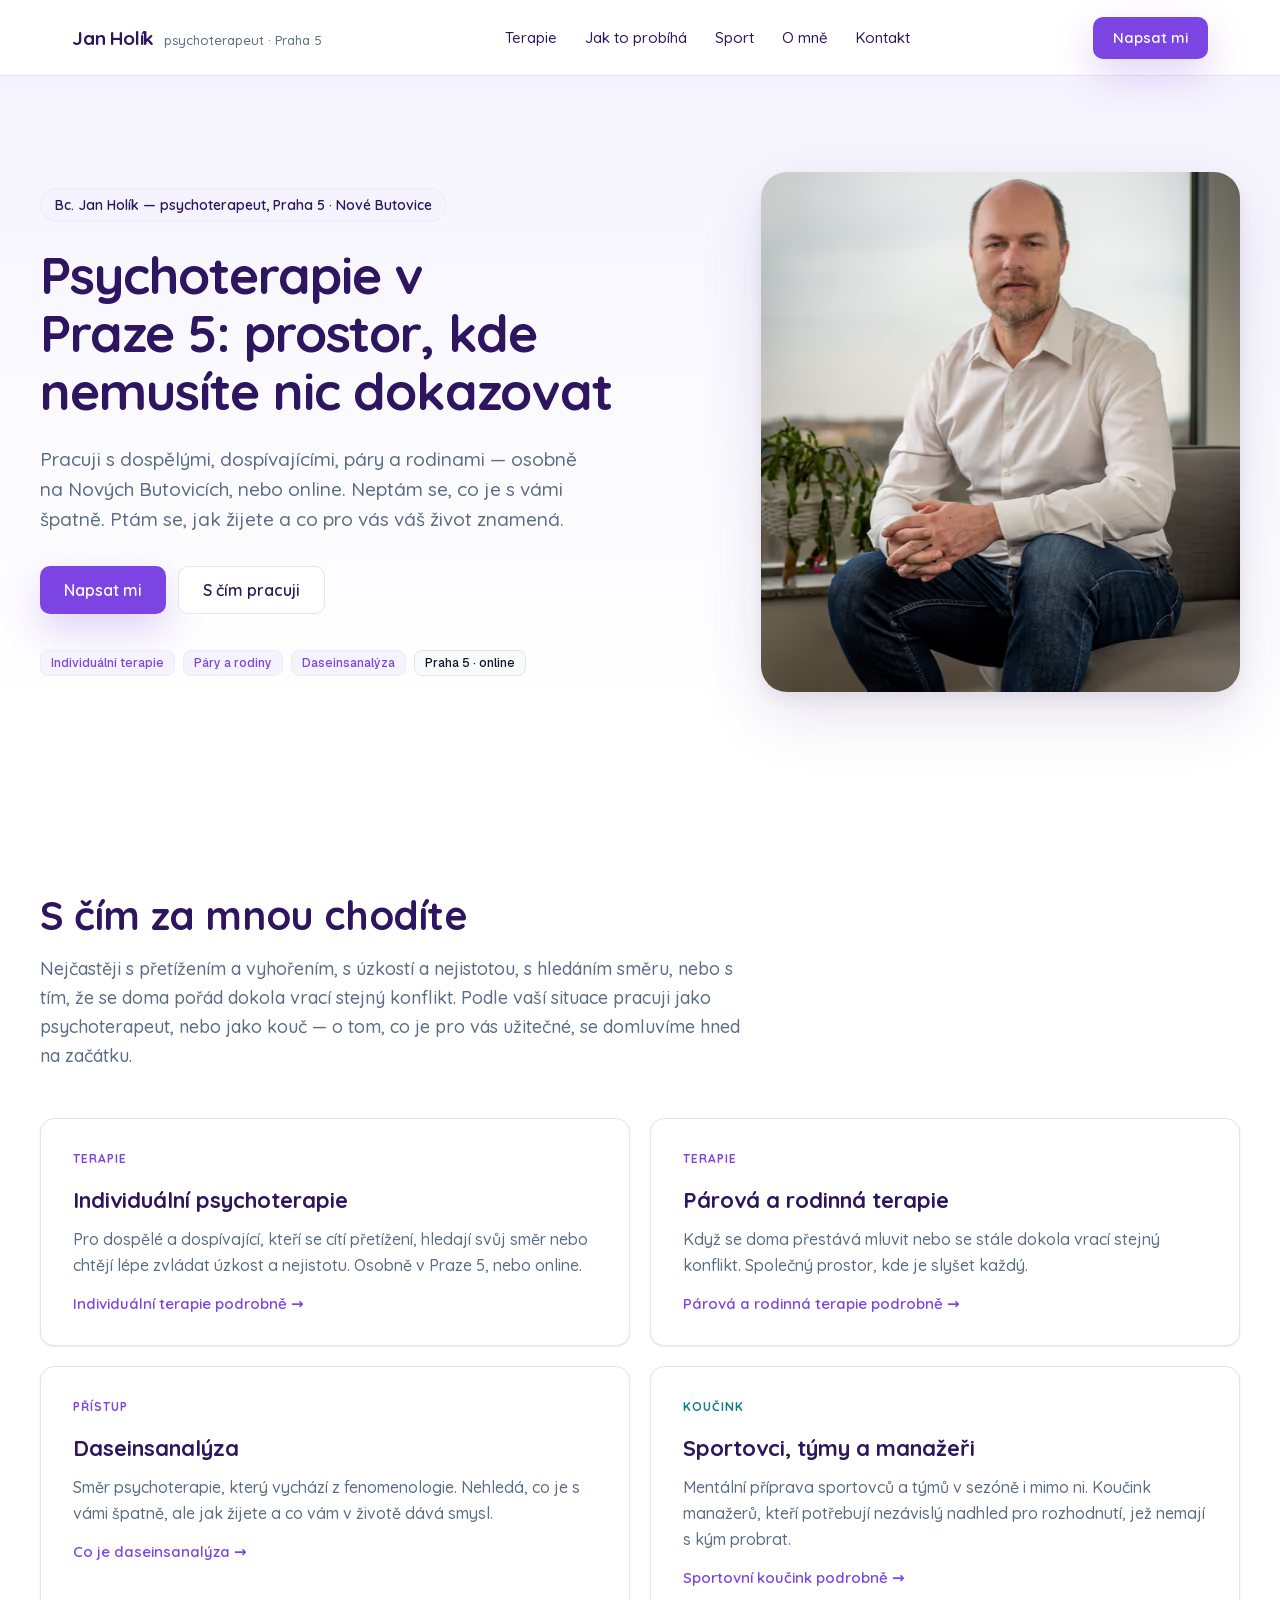
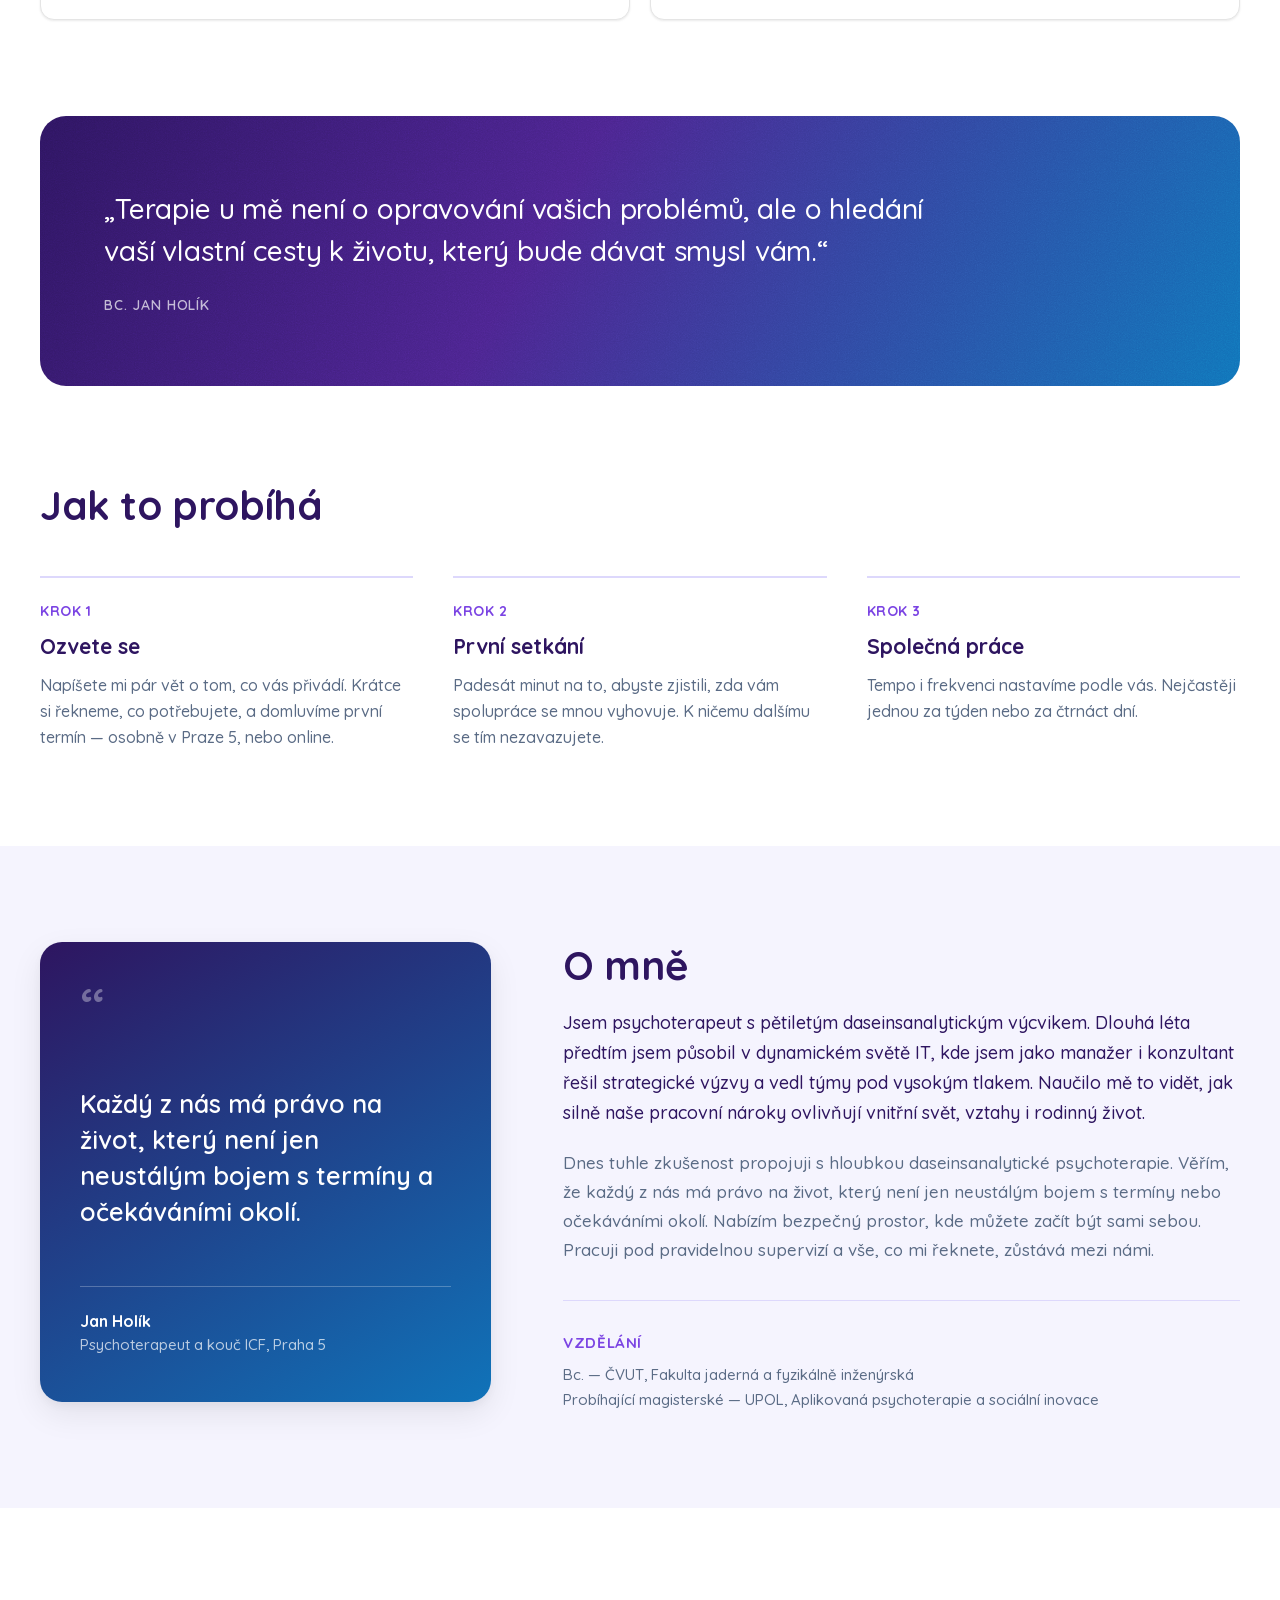
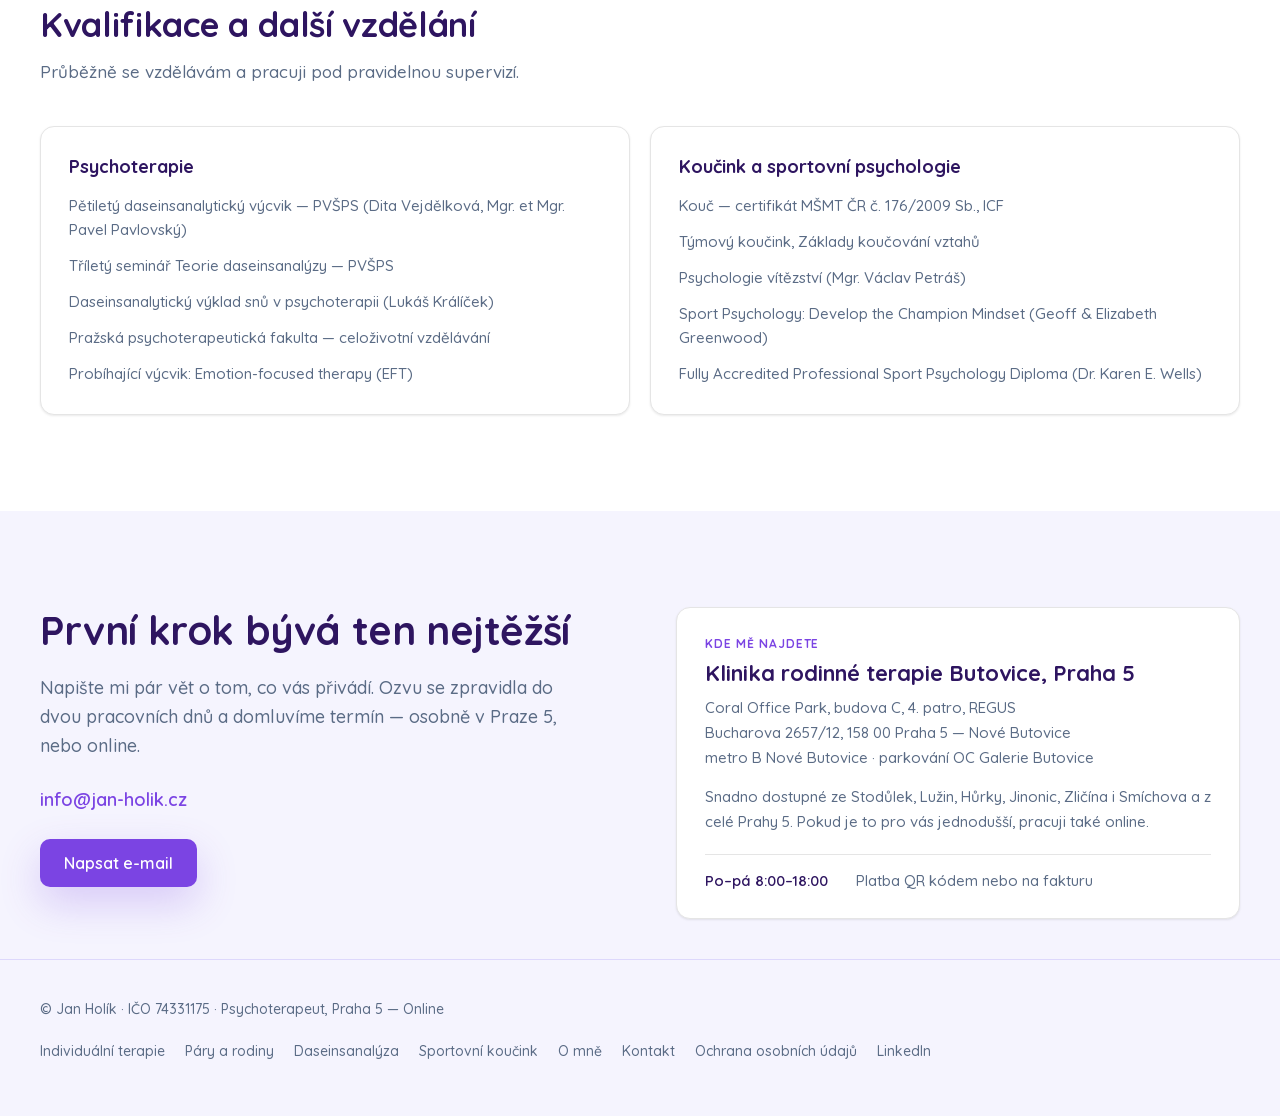
<file: index.html>
<!DOCTYPE html>
<html lang="cs">
<head>
<meta charset="utf-8">
<meta name="viewport" content="width=device-width, initial-scale=1">

<title>Psychoterapeut Praha 5, Nové Butovice — Bc. Jan Holík</title>
<meta name="description" content="Psychoterapeut v Praze 5. Individuální, párová a rodinná terapie na Klinice rodinné terapie Butovice u metra Nové Butovice, nebo online. První setkání k ničemu nezavazuje.">
<link rel="canonical" href="https://www.jan-holik.cz/">
<meta name="robots" content="index, follow, max-image-preview:large, max-snippet:-1, max-video-preview:-1">
<meta name="author" content="Bc. Jan Holík">
<meta name="theme-color" content="#2E1560">

<!-- Open Graph (Facebook, LinkedIn, Messenger, WhatsApp) -->
<meta property="og:type" content="website">
<meta property="og:locale" content="cs_CZ">
<meta property="og:site_name" content="Bc. Jan Holík — psychoterapeut, Praha 5">
<meta property="og:url" content="https://www.jan-holik.cz/">
<meta property="og:title" content="Psychoterapeut Praha 5, Nové Butovice — Bc. Jan Holík">
<meta property="og:description" content="Individuální, párová a rodinná terapie v Praze 5 u metra Nové Butovice, nebo online. Daseinsanalytický přístup, první setkání k ničemu nezavazuje.">
<meta property="og:image" content="https://www.jan-holik.cz/assets/og-image.jpg">
<meta property="og:image:type" content="image/jpeg">
<meta property="og:image:width" content="1200">
<meta property="og:image:height" content="630">
<meta property="og:image:alt" content="Bc. Jan Holík — psychoterapeut, Praha 5">

<!-- X / Twitter -->
<meta name="twitter:card" content="summary_large_image">
<meta name="twitter:title" content="Psychoterapeut Praha 5, Nové Butovice — Bc. Jan Holík">
<meta name="twitter:description" content="Individuální, párová a rodinná terapie v Praze 5 u metra Nové Butovice, nebo online. První setkání k ničemu nezavazuje.">
<meta name="twitter:image" content="https://www.jan-holik.cz/assets/og-image.jpg">
<meta name="twitter:image:alt" content="Bc. Jan Holík — psychoterapeut, Praha 5">

<!-- Ikony -->
<link rel="icon" href="/favicon.ico" sizes="32x32">
<link rel="icon" href="/favicon.svg" type="image/svg+xml">
<link rel="apple-touch-icon" href="/apple-touch-icon.png">

<!-- Fonty se hostují na této doméně (viz @font-face v styles.css), takže
     načtení stránky neposílá žádný požadavek na Google ani jinou třetí stranu.
     Quicksand je hlavní písmo, proto se přednačítá; latin-ext nese českou diakritiku. -->
<link rel="preload" href="/fonts/quicksand-latin.woff2" as="font" type="font/woff2" crossorigin>
<link rel="preload" href="/fonts/quicksand-latin-ext.woff2" as="font" type="font/woff2" crossorigin>

<link rel="stylesheet" href="/css/styles.css">
<link rel="preload" as="image" type="image/avif" imagesrcset="/assets/holik-portret-480.avif 480w, /assets/holik-portret-960.avif 960w" imagesizes="(max-width: 900px) 100vw, 480px" fetchpriority="high">
<script src="/js/nav.js" defer></script>

<script type="application/ld+json">
{
  "@context": "https://schema.org",
  "@graph": [
    {
      "@type": "WebSite",
      "@id": "https://www.jan-holik.cz/#website",
      "url": "https://www.jan-holik.cz/",
      "name": "Bc. Jan Holík — psychoterapeut, Praha 5",
      "inLanguage": "cs-CZ",
      "publisher": { "@id": "https://www.jan-holik.cz/#person" }
    },
    {
      "@type": "WebPage",
      "@id": "https://www.jan-holik.cz/#webpage",
      "url": "https://www.jan-holik.cz/",
      "name": "Psychoterapeut Praha 5, Nové Butovice — Bc. Jan Holík",
      "description": "Psychoterapeut v Praze 5. Individuální, párová a rodinná terapie na Klinice rodinné terapie Butovice u metra Nové Butovice, nebo online.",
      "isPartOf": { "@id": "https://www.jan-holik.cz/#website" },
      "about": { "@id": "https://www.jan-holik.cz/#praxe" },
      "primaryImageOfPage": { "@id": "https://www.jan-holik.cz/#portret" },
      "inLanguage": "cs-CZ"
    },
    {
      "@type": "ImageObject",
      "@id": "https://www.jan-holik.cz/#portret",
      "url": "https://www.jan-holik.cz/assets/holik-portret.jpg",
      "contentUrl": "https://www.jan-holik.cz/assets/holik-portret.jpg",
      "width": 960,
      "height": 1280,
      "caption": "Bc. Jan Holík — psychoterapeut, Praha 5"
    },
    {
      "@type": "Person",
      "@id": "https://www.jan-holik.cz/#person",
      "name": "Jan Holík",
      "givenName": "Jan",
      "familyName": "Holík",
      "honorificPrefix": "Bc.",
      "jobTitle": ["Psychoterapeut", "Kouč ICF"],
      "description": "Daseinsanalytický psychoterapeut v Praze 5. Pracuje s dospělými, dospívajícími, páry a rodinami; vedle terapie se věnuje koučinku sportovců a manažerů.",
      "url": "https://www.jan-holik.cz/",
      "mainEntityOfPage": { "@id": "https://www.jan-holik.cz/#webpage" },
      "image": { "@id": "https://www.jan-holik.cz/#portret" },
      "email": "info@jan-holik.cz",
      "knowsLanguage": "cs",
      "sameAs": ["https://www.linkedin.com/in/jan-holik-81205424"],
      "knowsAbout": [
        "Psychoterapie",
        "Daseinsanalytická psychoterapie",
        "Daseinsanalýza",
        "Individuální psychoterapie",
        "Párová terapie",
        "Rodinná terapie",
        "Online psychoterapie",
        "Úzkost a přetížení",
        "Vyhoření",
        "Emotion-focused therapy",
        "Koučink ICF",
        "Sportovní psychologie"
      ],
      "alumniOf": [
        { "@type": "CollegeOrUniversity", "name": "České vysoké učení technické v Praze — Fakulta jaderná a fyzikálně inženýrská" },
        { "@type": "CollegeOrUniversity", "name": "Univerzita Palackého v Olomouci — Aplikovaná psychoterapie a sociální inovace" },
        { "@type": "CollegeOrUniversity", "name": "Pražská vysoká škola psychosociálních studií (PVŠPS)" },
        { "@type": "CollegeOrUniversity", "name": "Pražská psychoterapeutická fakulta (PPF)" }
      ],
      "hasCredential": [
        { "@type": "EducationalOccupationalCredential", "name": "Pětiletý daseinsanalytický psychoterapeutický výcvik (PVŠPS)", "credentialCategory": "Psychoterapeutický výcvik" },
        { "@type": "EducationalOccupationalCredential", "name": "Tříletý seminář Teorie daseinsanalýzy (PVŠPS)", "credentialCategory": "Odborný seminář" },
        { "@type": "EducationalOccupationalCredential", "name": "Kouč — certifikát MŠMT ČR č. 176/2009 Sb., ICF", "credentialCategory": "Certifikát" },
        { "@type": "EducationalOccupationalCredential", "name": "Fully Accredited Professional Sport Psychology Diploma", "credentialCategory": "Diplom" }
      ],
      "worksFor": { "@id": "https://www.jan-holik.cz/#praxe" }
    },
    {
      "@type": "ProfessionalService",
      "@id": "https://www.jan-holik.cz/#praxe",
      "name": "Bc. Jan Holík — psychoterapeut, Praha 5",
      "alternateName": "Psychoterapie a koučink Jan Holík",
      "url": "https://www.jan-holik.cz/",
      "image": "https://www.jan-holik.cz/assets/og-image.jpg",
      "description": "Psychoterapeutická praxe v Praze 5 na Nových Butovicích. Individuální, párová a rodinná terapie daseinsanalytickým přístupem, osobně nebo online. Doplňkově koučink sportovců, týmů a manažerů.",
      "email": "info@jan-holik.cz",
      "taxID": "74331175",
      "founder": { "@id": "https://www.jan-holik.cz/#person" },
      "employee": { "@id": "https://www.jan-holik.cz/#person" },
      "address": {
        "@type": "PostalAddress",
        "name": "Klinika rodinné terapie Butovice — Coral Office Park, budova C, 4. patro, REGUS",
        "streetAddress": "Bucharova 2657/12",
        "addressLocality": "Praha 5 — Nové Butovice",
        "postalCode": "158 00",
        "addressRegion": "Praha",
        "addressCountry": "CZ"
      },
      "areaServed": [
        { "@type": "Place", "name": "Praha 5" },
        { "@type": "Place", "name": "Nové Butovice" },
        { "@type": "Place", "name": "Stodůlky" },
        { "@type": "Place", "name": "Jinonice" },
        { "@type": "Place", "name": "Lužiny" },
        { "@type": "Place", "name": "Hůrka" },
        { "@type": "Place", "name": "Zličín" },
        { "@type": "Place", "name": "Smíchov" },
        { "@type": "City", "name": "Praha" },
        { "@type": "Country", "name": "Česko" }
      ],
      "availableLanguage": { "@type": "Language", "name": "čeština", "alternateName": "cs" },
      "publicAccess": true,
      "openingHoursSpecification": [
        {
          "@type": "OpeningHoursSpecification",
          "dayOfWeek": ["Monday", "Tuesday", "Wednesday", "Thursday", "Friday"],
          "opens": "08:00",
          "closes": "18:00"
        }
      ],
      "hasOfferCatalog": {
        "@type": "OfferCatalog",
        "name": "Služby",
        "itemListElement": [
          {
            "@type": "Offer",
            "itemOffered": {
              "@type": "Service",
              "name": "Individuální psychoterapie",
              "description": "Pro dospělé a dospívající, kteří se cítí přetížení, hledají svůj směr nebo chtějí lépe zvládat úzkost a nejistotu.",
              "serviceType": "Individuální psychoterapie",
              "url": "https://www.jan-holik.cz/individualni-psychoterapie"
            }
          },
          {
            "@type": "Offer",
            "itemOffered": {
              "@type": "Service",
              "name": "Párová a rodinná terapie",
              "description": "Když se doma přestává mluvit nebo se stále dokola vrací stejný konflikt. Společný prostor, kde je slyšet každý.",
              "serviceType": "Párová a rodinná terapie",
              "url": "https://www.jan-holik.cz/parova-a-rodinna-terapie"
            }
          },
          {
            "@type": "Offer",
            "itemOffered": {
              "@type": "Service",
              "name": "Sportovní koučink a mentální příprava",
              "description": "Mentální příprava sportovců, trenérů a týmů v tréninkovém cyklu i v sezóně.",
              "serviceType": "Sportovní koučink",
              "url": "https://www.jan-holik.cz/sportovni-koucink"
            }
          },
          {
            "@type": "Offer",
            "itemOffered": {
              "@type": "Service",
              "name": "Koučink manažerů a vedení týmů",
              "description": "Nezávislý nadhled pro rozhodnutí, která nemáte s kým probrat. Vychází z vlastních let ve vedení IT projektů.",
              "serviceType": "Manažerský koučink"
            }
          }
        ]
      }
    }
  ]
}
</script>
</head>
<body>

<a href="#obsah" class="skip-link">Přeskočit na obsah</a>

<header class="site-header">
  <div class="wrap">
    <a href="#top" class="brand">
      <strong>Jan Holík</strong>
      <span>psychoterapeut · Praha 5</span>
    </a>
    <nav class="main-nav" id="hlavni-nav" aria-label="Hlavní navigace">
      <a href="#sluzby">Terapie</a>
      <a href="#jak">Jak to probíhá</a>
      <a href="/sportovni-koucink">Sport</a>
      <a href="#o-mne">O mně</a>
      <a href="#kontakt">Kontakt</a>
    </nav>
    <a href="#kontakt" class="btn btn--primary btn--sm">Napsat mi</a>
    <button class="nav-toggle" type="button" aria-expanded="false" aria-controls="hlavni-nav" aria-label="Otevřít menu">
      <svg class="icon-menu" viewBox="0 0 24 24" fill="none" stroke="currentColor" stroke-width="2" stroke-linecap="round" aria-hidden="true"><path d="M4 7h16M4 12h16M4 17h16"/></svg>
      <svg class="icon-close" viewBox="0 0 24 24" fill="none" stroke="currentColor" stroke-width="2" stroke-linecap="round" aria-hidden="true"><path d="M6 6l12 12M18 6L6 18"/></svg>
    </button>
  </div>
</header>

<main id="obsah">

<section id="top" class="hero" style="padding: 96px 32px 104px; background: linear-gradient(180deg, var(--purple-50) 0%, #fff 88%)">
  <div class="wrap split" style="display: grid; grid-template-columns: 1.15fr 0.85fr; gap: 72px; align-items: center">
    <div style="display: flex; flex-direction: column; align-items: flex-start; gap: 24px">
      <span class="eyebrow">Bc. Jan Holík — psychoterapeut, Praha 5 · Nové Butovice</span>
      <h1 class="r-h1" style="margin: 0; font-size: 52px; line-height: 58px; font-weight: 700; letter-spacing: -0.02em; text-wrap: balance">Psychoterapie v Praze 5: prostor, kde nemusíte nic dokazovat</h1>
      <p style="margin: 0; max-width: 560px; font-size: 19px; line-height: 30px; font-weight: 500; color: var(--slate-500); text-wrap: pretty">Pracuji s dospělými, dospívajícími, páry a rodinami — osobně na Nových Butovicích, nebo online. Neptám se, co je s vámi špatně. Ptám se, jak žijete a co pro vás váš život znamená.</p>
      <div style="display: flex; flex-wrap: wrap; gap: 12px; margin-top: 8px">
        <a href="#kontakt" class="btn btn--primary">Napsat mi</a>
        <a href="#sluzby" class="btn btn--secondary">S čím pracuji</a>
      </div>
      <div style="display: flex; flex-wrap: wrap; gap: 8px; margin-top: 12px">
        <span class="tag tag--purple">Individuální terapie</span>
        <span class="tag tag--purple">Páry a rodiny</span>
        <span class="tag tag--purple">Daseinsanalýza</span>
        <span class="tag tag--neutral">Praha 5 · online</span>
      </div>
    </div>
    <div class="frame" style="position: relative; height: 520px; border-radius: 26px; overflow: hidden; box-shadow: var(--shadow-xl)">
      <picture>
        <source type="image/avif" srcset="/assets/holik-portret-480.avif 480w, /assets/holik-portret-960.avif 960w" sizes="(max-width: 900px) 100vw, 480px">
        <img src="/assets/holik-portret.jpg" width="960" height="1280" fetchpriority="high" decoding="async" alt="Bc. Jan Holík, psychoterapeut, ve své pracovně v Praze 5 na Nových Butovicích" style="width: 100%; height: 100%; object-fit: cover; display: block">
      </picture>
    </div>
  </div>
</section>

<section id="sluzby" style="padding: 96px 32px; background: #fff">
  <div class="wrap" style="display: flex; flex-direction: column; gap: 48px">
    <div style="display: flex; flex-direction: column; gap: 16px; max-width: 720px">
      <h2 class="r-h2" style="margin: 0; font-size: 40px; line-height: 46px; font-weight: 700; letter-spacing: -0.01em">S čím za mnou chodíte</h2>
      <p style="margin: 0; font-size: 18px; line-height: 29px; font-weight: 500; color: var(--slate-500); text-wrap: pretty">Nejčastěji s přetížením a vyhořením, s úzkostí a nejistotou, s hledáním směru, nebo s tím, že se doma pořád dokola vrací stejný konflikt. Podle vaší situace pracuji jako psychoterapeut, nebo jako kouč — o tom, co je pro vás užitečné, se domluvíme hned na začátku.</p>
    </div>
    <div class="grid-2" style="display: grid; grid-template-columns: repeat(2, 1fr); gap: 20px">
      <div class="card" style="padding: 32px">
        <div style="display: flex; flex-direction: column; gap: 12px; height: 100%">
          <span class="eyebrow-label" style="color: var(--purple-600)">Terapie</span>
          <h3 style="margin: 8px 0 0; font-size: 22px; line-height: 28px; font-weight: 700">Individuální psychoterapie</h3>
          <p style="margin: 0; font-size: 16px; line-height: 26px; font-weight: 500; color: var(--slate-500); text-wrap: pretty">Pro dospělé a dospívající, kteří se cítí přetížení, hledají svůj směr nebo chtějí lépe zvládat úzkost a nejistotu. Osobně v Praze 5, nebo online.</p>
          <a href="/individualni-psychoterapie" class="link-more" style="margin-top: 4px">Individuální terapie podrobně →</a>
        </div>
      </div>
      <div class="card" style="padding: 32px">
        <div style="display: flex; flex-direction: column; gap: 12px; height: 100%">
          <span class="eyebrow-label" style="color: var(--purple-600)">Terapie</span>
          <h3 style="margin: 8px 0 0; font-size: 22px; line-height: 28px; font-weight: 700">Párová a rodinná terapie</h3>
          <p style="margin: 0; font-size: 16px; line-height: 26px; font-weight: 500; color: var(--slate-500); text-wrap: pretty">Když se doma přestává mluvit nebo se stále dokola vrací stejný konflikt. Společný prostor, kde je slyšet každý.</p>
          <a href="/parova-a-rodinna-terapie" class="link-more" style="margin-top: 4px">Párová a rodinná terapie podrobně →</a>
        </div>
      </div>
      <div class="card" style="padding: 32px">
        <div style="display: flex; flex-direction: column; gap: 12px; height: 100%">
          <span class="eyebrow-label" style="color: var(--purple-600)">Přístup</span>
          <h3 style="margin: 8px 0 0; font-size: 22px; line-height: 28px; font-weight: 700">Daseinsanalýza</h3>
          <p style="margin: 0; font-size: 16px; line-height: 26px; font-weight: 500; color: var(--slate-500); text-wrap: pretty">Směr psychoterapie, který vychází z fenomenologie. Nehledá, co je s vámi špatně, ale jak žijete a co vám v životě dává smysl.</p>
          <a href="/daseinsanalyza" class="link-more" style="margin-top: 4px">Co je daseinsanalýza →</a>
        </div>
      </div>
      <div class="card" style="padding: 32px">
        <div style="display: flex; flex-direction: column; gap: 12px; height: 100%">
          <span class="eyebrow-label" style="color: var(--cyan-600)">Koučink</span>
          <h3 style="margin: 8px 0 0; font-size: 22px; line-height: 28px; font-weight: 700">Sportovci, týmy a manažeři</h3>
          <p style="margin: 0; font-size: 16px; line-height: 26px; font-weight: 500; color: var(--slate-500); text-wrap: pretty">Mentální příprava sportovců a týmů v sezóně i mimo ni. Koučink manažerů, kteří potřebují nezávislý nadhled pro rozhodnutí, jež nemají s kým probrat.</p>
          <a href="/sportovni-koucink" class="link-more" style="margin-top: 4px">Sportovní koučink podrobně →</a>
        </div>
      </div>
    </div>
  </div>
</section>

<section style="padding: 0 32px 96px">
  <div class="quote-band wrap" style="padding: 72px 64px">
    <div class="quote-band__texture"></div>
    <blockquote class="r-quote" style="position: relative; margin: 0; max-width: 860px; font-size: 28px; line-height: 42px; font-weight: 500; color: #fff; letter-spacing: -0.005em; text-wrap: pretty">„Terapie u mě není o opravování vašich problémů, ale o hledání vaší vlastní cesty k životu, který bude dávat smysl vám.“</blockquote>
    <p style="position: relative; margin: 24px 0 0; font-size: 14px; font-weight: 600; letter-spacing: 0.06em; text-transform: uppercase; color: rgba(255,255,255,0.7)">Bc. Jan Holík</p>
  </div>
</section>

<section id="jak" style="padding: 0 32px 96px">
  <div class="wrap" style="display: flex; flex-direction: column; gap: 48px">
    <h2 class="r-h2" style="margin: 0; font-size: 40px; line-height: 46px; font-weight: 700; letter-spacing: -0.01em">Jak to probíhá</h2>
    <div class="grid-3" style="display: grid; grid-template-columns: repeat(3, 1fr); gap: 40px">
      <div class="step">
        <span class="step-label">Krok 1</span>
        <h3 style="margin: 0; font-size: 21px; line-height: 28px; font-weight: 700">Ozvete se</h3>
        <p style="margin: 0; font-size: 16px; line-height: 26px; font-weight: 500; color: var(--slate-500); text-wrap: pretty">Napíšete mi pár vět o tom, co vás přivádí. Krátce si řekneme, co potřebujete, a domluvíme první termín — osobně v Praze 5, nebo online.</p>
      </div>
      <div class="step">
        <span class="step-label">Krok 2</span>
        <h3 style="margin: 0; font-size: 21px; line-height: 28px; font-weight: 700">První setkání</h3>
        <p style="margin: 0; font-size: 16px; line-height: 26px; font-weight: 500; color: var(--slate-500); text-wrap: pretty">Padesát minut na to, abyste zjistili, zda vám spolupráce se mnou vyhovuje. K ničemu dalšímu se tím nezavazujete.</p>
      </div>
      <div class="step">
        <span class="step-label">Krok 3</span>
        <h3 style="margin: 0; font-size: 21px; line-height: 28px; font-weight: 700">Společná práce</h3>
        <p style="margin: 0; font-size: 16px; line-height: 26px; font-weight: 500; color: var(--slate-500); text-wrap: pretty">Tempo i frekvenci nastavíme podle vás. Nejčastěji jednou za týden nebo za čtrnáct dní.</p>
      </div>
    </div>
  </div>
</section>

<section id="o-mne" style="padding: 96px 32px; background: var(--purple-50)">
  <div class="wrap split" style="display: grid; grid-template-columns: 0.8fr 1.2fr; gap: 72px; align-items: start">
    <div style="min-height: 460px; border-radius: 22px; overflow: hidden; box-shadow: var(--shadow-lg); background: linear-gradient(150deg, var(--purple-950) 0%, #1073B9 100%); padding: 48px 40px; display: flex; flex-direction: column; justify-content: space-between; gap: 40px">
      <span style="font-family: 'Quicksand', sans-serif; font-size: 64px; line-height: 40px; color: rgba(255,255,255,0.35)">&#8220;</span>
      <p style="margin: 0; font-size: 25px; line-height: 36px; font-weight: 600; color: #fff; text-wrap: pretty">Každý z nás má právo na život, který není jen neustálým bojem s termíny a očekáváními okolí.</p>
      <div style="padding-top: 24px; border-top: 1px solid rgba(255,255,255,0.25)">
        <p style="margin: 0; font-size: 16px; font-weight: 700; color: #fff">Jan Holík</p>
        <p style="margin: 4px 0 0; font-size: 15px; font-weight: 500; color: rgba(255,255,255,0.7)">Psychoterapeut a kouč ICF, Praha 5</p>
      </div>
    </div>
    <div style="display: flex; flex-direction: column; gap: 20px">
      <h2 class="r-h2" style="margin: 0; font-size: 40px; line-height: 46px; font-weight: 700; letter-spacing: -0.01em">O mně</h2>
      <p style="margin: 0; font-size: 18px; line-height: 30px; font-weight: 500; color: var(--purple-950); text-wrap: pretty">Jsem psychoterapeut s pětiletým daseinsanalytickým výcvikem. Dlouhá léta předtím jsem působil v dynamickém světě IT, kde jsem jako manažer i konzultant řešil strategické výzvy a vedl týmy pod vysokým tlakem. Naučilo mě to vidět, jak silně naše pracovní nároky ovlivňují vnitřní svět, vztahy i rodinný život.</p>
      <p style="margin: 0; font-size: 17px; line-height: 29px; font-weight: 500; color: var(--slate-500); text-wrap: pretty">Dnes tuhle zkušenost propojuji s hloubkou daseinsanalytické psychoterapie. Věřím, že každý z nás má právo na život, který není jen neustálým bojem s termíny nebo očekáváními okolí. Nabízím bezpečný prostor, kde můžete začít být sami sebou. Pracuji pod pravidelnou supervizí a vše, co mi řeknete, zůstává mezi námi.</p>
      <div class="grid-2" style="display: grid; grid-template-columns: 1fr; gap: 32px; margin-top: 16px; padding-top: 32px; border-top: 1px solid var(--purple-200)">
        <div style="display: flex; flex-direction: column; gap: 10px">
          <h3 style="margin: 0; font-size: 15px; font-weight: 700; letter-spacing: 0.04em; text-transform: uppercase; color: var(--purple-600)">Vzdělání</h3>
          <p style="margin: 0; font-size: 15px; line-height: 25px; font-weight: 500; color: var(--slate-500)">Bc. — ČVUT, Fakulta jaderná a fyzikálně inženýrská<br>Probíhající magisterské — UPOL, Aplikovaná psychoterapie a sociální inovace</p>
        </div>
      </div>
    </div>
  </div>
</section>

<section style="padding: 96px 32px; background: #fff">
  <div class="wrap" style="display: flex; flex-direction: column; gap: 40px">
    <div style="display: flex; flex-direction: column; gap: 12px; max-width: 720px">
      <h2 class="r-h2" style="margin: 0; font-size: 34px; line-height: 42px; font-weight: 700; letter-spacing: -0.01em">Kvalifikace a další vzdělání</h2>
      <p style="margin: 0; font-size: 17px; line-height: 28px; font-weight: 500; color: var(--slate-500)">Průběžně se vzdělávám a pracuji pod pravidelnou supervizí.</p>
    </div>
    <div class="grid-2" style="display: grid; grid-template-columns: 1fr 1fr; gap: 20px">
      <div class="card" style="padding: 28px">
        <h3 style="margin: 0 0 16px; font-size: 18px; font-weight: 700">Psychoterapie</h3>
        <ul style="margin: 0; padding: 0; list-style: none; display: flex; flex-direction: column; gap: 12px; font-size: 15px; line-height: 24px; font-weight: 500; color: var(--slate-500)">
          <li>Pětiletý daseinsanalytický výcvik — PVŠPS (Dita Vejdělková, Mgr. et Mgr. Pavel Pavlovský)</li>
          <li>Tříletý seminář Teorie daseinsanalýzy — PVŠPS</li>
          <li>Daseinsanalytický výklad snů v psychoterapii (Lukáš Králíček)</li>
          <li>Pražská psychoterapeutická fakulta — celoživotní vzdělávání</li>
          <li>Probíhající výcvik: Emotion-focused therapy (EFT)</li>
        </ul>
      </div>
      <div class="card" style="padding: 28px">
        <h3 style="margin: 0 0 16px; font-size: 18px; font-weight: 700">Koučink a sportovní psychologie</h3>
        <ul style="margin: 0; padding: 0; list-style: none; display: flex; flex-direction: column; gap: 12px; font-size: 15px; line-height: 24px; font-weight: 500; color: var(--slate-500)">
          <li>Kouč — certifikát MŠMT ČR č. 176/2009 Sb., ICF</li>
          <li>Týmový koučink, Základy koučování vztahů</li>
          <li>Psychologie vítězství (Mgr. Václav Petráš)</li>
          <li>Sport Psychology: Develop the Champion Mindset (Geoff &amp; Elizabeth Greenwood)</li>
          <li>Fully Accredited Professional Sport Psychology Diploma (Dr. Karen E. Wells)</li>
        </ul>
      </div>
    </div>
  </div>
</section>

<section id="kontakt" style="padding: 96px 32px 40px; background: var(--purple-50)">
  <div class="wrap" style="display: flex; flex-direction: column; gap: 48px">
    <div class="split" style="display: grid; grid-template-columns: 1fr 1fr; gap: 72px; align-items: start">
      <div style="display: flex; flex-direction: column; align-items: flex-start; gap: 20px">
        <h2 class="r-h2" style="margin: 0; font-size: 40px; line-height: 46px; font-weight: 700; letter-spacing: -0.01em; text-wrap: balance">První krok bývá ten nejtěžší</h2>
        <p style="margin: 0; font-size: 18px; line-height: 29px; font-weight: 500; color: var(--slate-500); text-wrap: pretty">Napište mi pár vět o tom, co vás přivádí. Ozvu se zpravidla do dvou pracovních dnů a domluvíme termín — osobně v Praze 5, nebo online.</p>
        <div style="display: flex; flex-direction: column; gap: 10px; margin-top: 8px">
          <a href="mailto:info@jan-holik.cz" class="email-link">info@jan-holik.cz</a>
        </div>
        <a href="mailto:info@jan-holik.cz" class="btn btn--primary" style="margin-top: 8px">Napsat e-mail</a>
      </div>
      <div style="display: flex; flex-direction: column; gap: 16px">
        <div class="card" style="padding: 28px">
          <div style="display: flex; flex-direction: column; gap: 8px">
            <span class="eyebrow-label" style="color: var(--purple-600)">Kde mě najdete</span>
            <h3 style="margin: 0; font-size: 22px; font-weight: 700">Klinika rodinné terapie Butovice, Praha 5</h3>
            <p style="margin: 0; font-size: 15px; line-height: 25px; font-weight: 500; color: var(--slate-500)">Coral Office Park, budova C, 4. patro, REGUS<br>Bucharova 2657/12, 158 00 Praha 5 — Nové Butovice<br>metro B Nové Butovice · parkování OC Galerie Butovice</p>
            <p style="margin: 6px 0 0; font-size: 15px; line-height: 25px; font-weight: 500; color: var(--slate-500); text-wrap: pretty">Snadno dostupné ze Stodůlek, Lužin, Hůrky, Jinonic, Zličína i Smíchova a z celé Prahy 5. Pokud je to pro vás jednodušší, pracuji také online.</p>
            <div style="display: flex; flex-wrap: wrap; gap: 28px; margin-top: 12px; padding-top: 16px; border-top: 1px solid var(--neutral-200); font-size: 15px; font-weight: 600">
              <span>Po–pá 8:00–18:00</span>
              <span style="color: var(--slate-500); font-weight: 500">Platba QR kódem nebo na fakturu</span>
            </div>
          </div>
        </div>
      </div>
    </div>
  </div>
</section>

</main>

<footer class="site-footer">
  <div class="wrap">
    <span>© Jan Holík · IČO 74331175 · Psychoterapeut, Praha 5 — Online</span>
    <nav aria-label="Odkazy v zápatí">
      <a href="/individualni-psychoterapie">Individuální terapie</a>
      <a href="/parova-a-rodinna-terapie">Páry a rodiny</a>
      <a href="/daseinsanalyza">Daseinsanalýza</a>
      <a href="/sportovni-koucink">Sportovní koučink</a>
      <a href="#o-mne">O mně</a>
      <a href="#kontakt">Kontakt</a>
      <a href="/ochrana-osobnich-udaju">Ochrana osobních údajů</a>
      <a href="https://www.linkedin.com/in/jan-holik-81205424" rel="me noopener">LinkedIn</a>
    </nav>
  </div>
</footer>

</body>
</html>
</file>
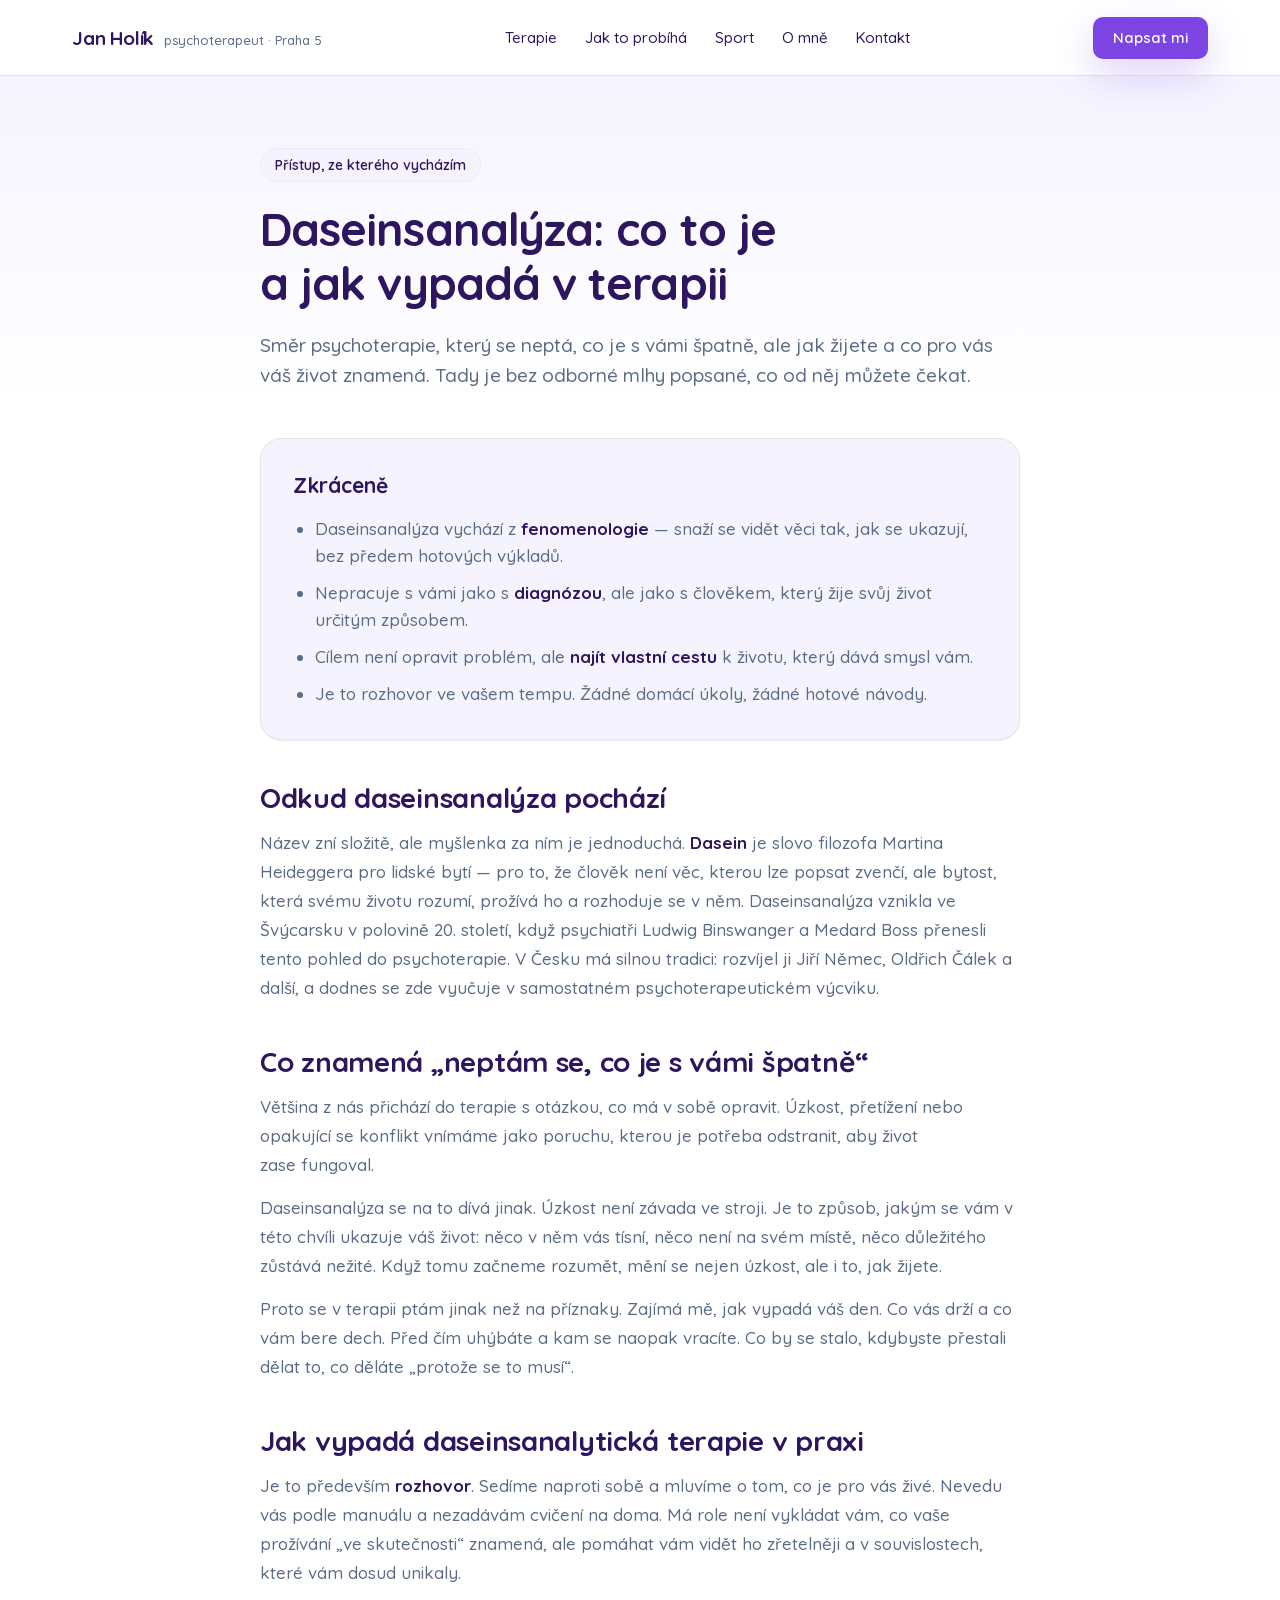
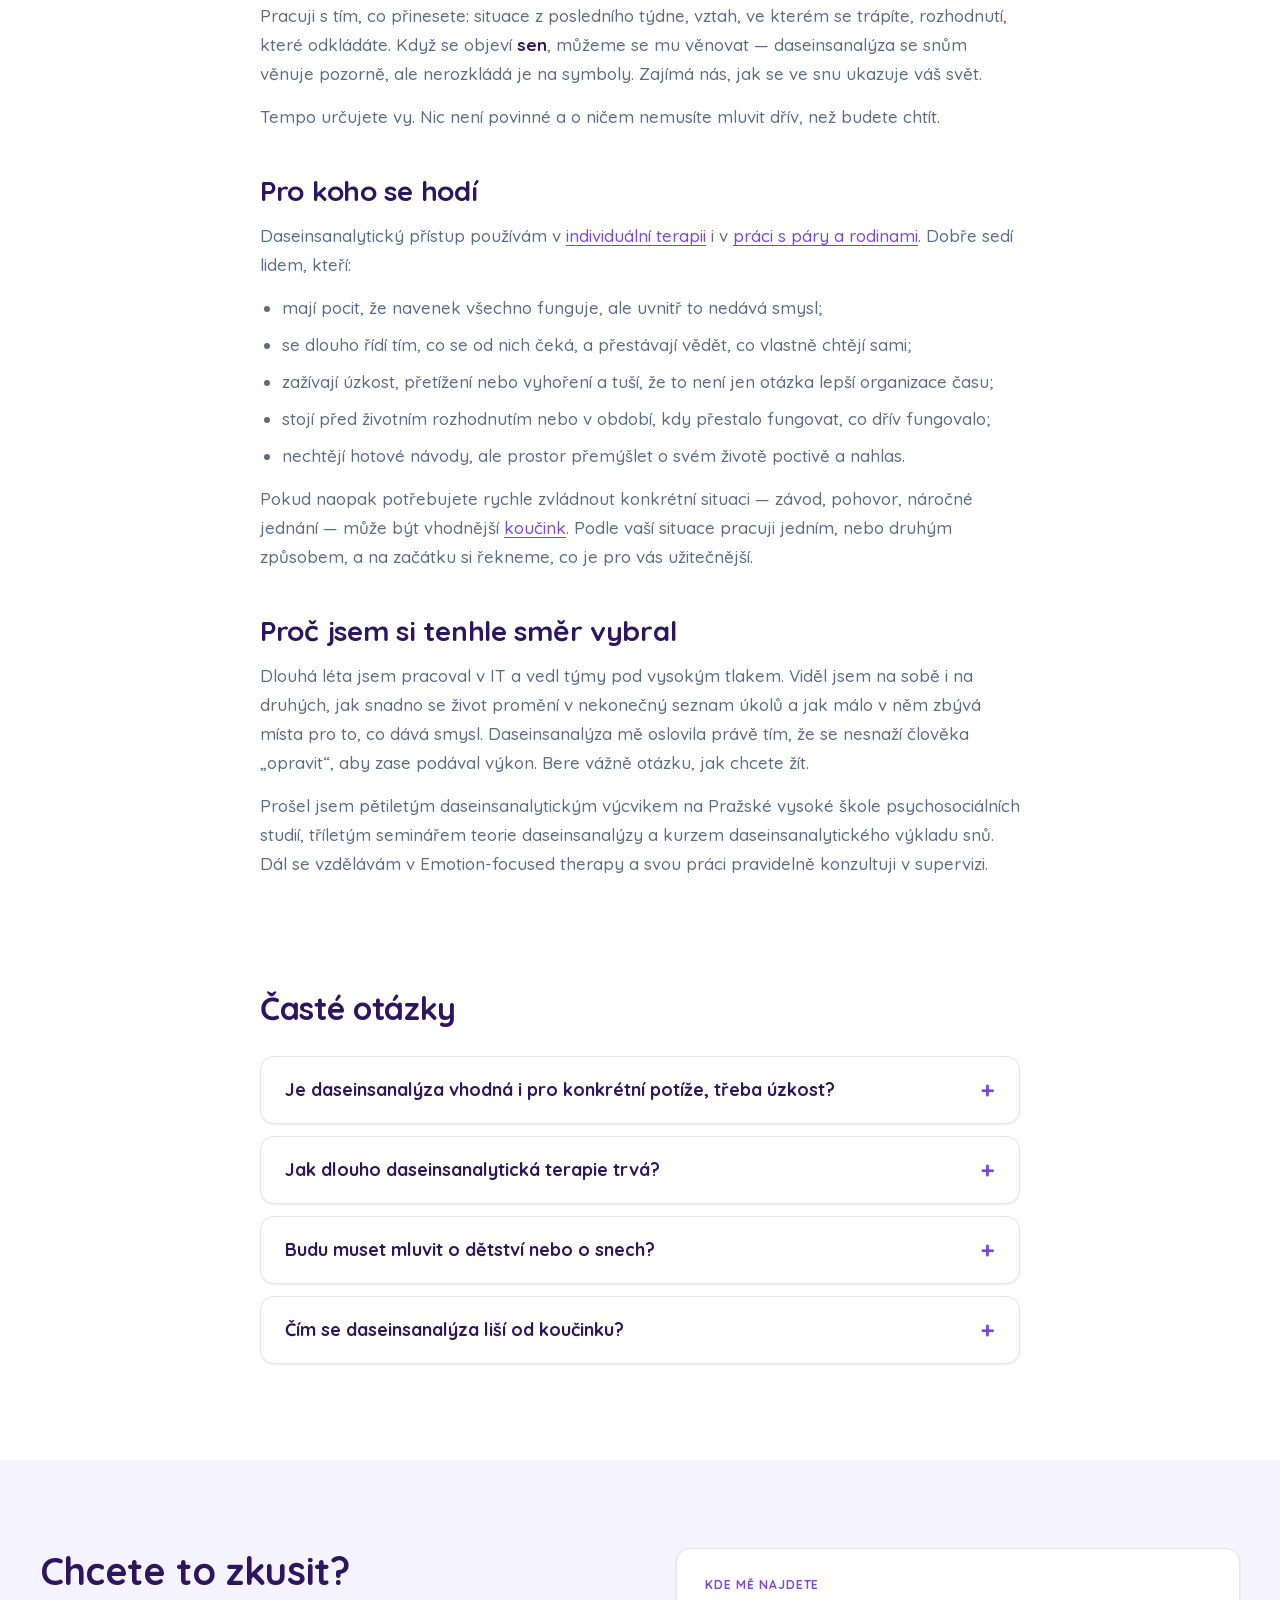
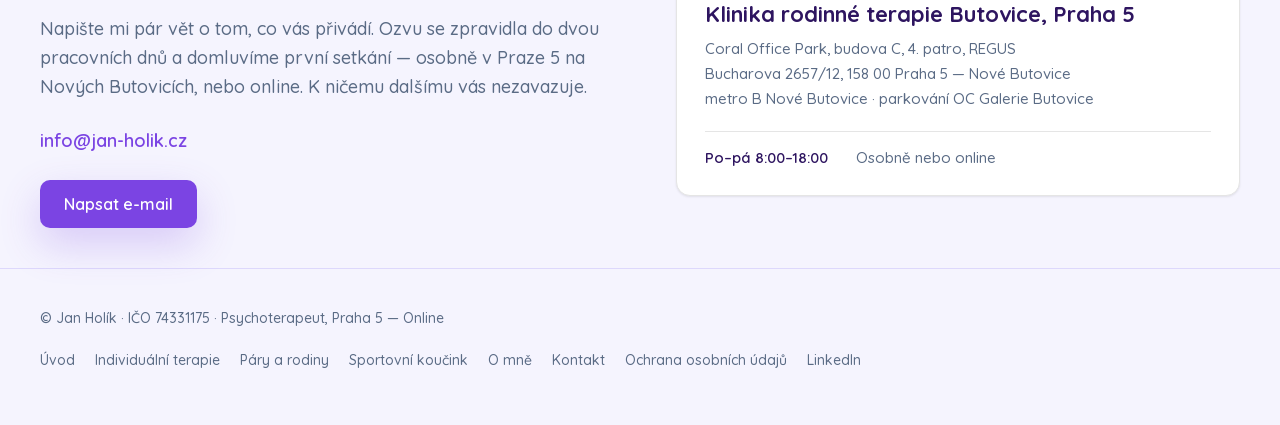
<file: daseinsanalyza.html>
<!DOCTYPE html>
<html lang="cs">
<head>
<meta charset="utf-8">
<meta name="viewport" content="width=device-width, initial-scale=1">

<title>Daseinsanalýza — co to je a jak vypadá v terapii | Bc. Jan Holík, Praha 5</title>
<meta name="description" content="Daseinsanalýza je směr psychoterapie vycházející z fenomenologie. Neptá se, co je s vámi špatně, ale jak žijete. Co od ní čekat, pro koho se hodí a jak probíhá u daseinsanalytického psychoterapeuta v Praze 5.">
<link rel="canonical" href="https://www.jan-holik.cz/daseinsanalyza">
<meta name="robots" content="index, follow, max-image-preview:large, max-snippet:-1, max-video-preview:-1">
<meta name="author" content="Bc. Jan Holík">
<meta name="theme-color" content="#2E1560">

<!-- Open Graph -->
<meta property="og:type" content="article">
<meta property="og:locale" content="cs_CZ">
<meta property="og:site_name" content="Bc. Jan Holík — psychoterapeut, Praha 5">
<meta property="og:url" content="https://www.jan-holik.cz/daseinsanalyza">
<meta property="og:title" content="Daseinsanalýza — co to je a jak vypadá v terapii">
<meta property="og:description" content="Směr psychoterapie vycházející z fenomenologie. Neptá se, co je s vámi špatně, ale jak žijete. Co od ní čekat a pro koho se hodí.">
<meta property="og:image" content="https://www.jan-holik.cz/assets/og-image.jpg">
<meta property="og:image:type" content="image/jpeg">
<meta property="og:image:width" content="1200">
<meta property="og:image:height" content="630">
<meta property="og:image:alt" content="Bc. Jan Holík — psychoterapeut, Praha 5">

<!-- X / Twitter -->
<meta name="twitter:card" content="summary_large_image">
<meta name="twitter:title" content="Daseinsanalýza — co to je a jak vypadá v terapii">
<meta name="twitter:description" content="Směr psychoterapie vycházející z fenomenologie. Neptá se, co je s vámi špatně, ale jak žijete.">
<meta name="twitter:image" content="https://www.jan-holik.cz/assets/og-image.jpg">
<meta name="twitter:image:alt" content="Bc. Jan Holík — psychoterapeut, Praha 5">

<!-- Ikony -->
<link rel="icon" href="/favicon.ico" sizes="32x32">
<link rel="icon" href="/favicon.svg" type="image/svg+xml">
<link rel="apple-touch-icon" href="/apple-touch-icon.png">

<link rel="preload" href="/fonts/quicksand-latin.woff2" as="font" type="font/woff2" crossorigin>
<link rel="preload" href="/fonts/quicksand-latin-ext.woff2" as="font" type="font/woff2" crossorigin>

<link rel="stylesheet" href="/css/styles.css">
<script src="/js/nav.js" defer></script>

<script type="application/ld+json">
{
  "@context": "https://schema.org",
  "@graph": [
    {
      "@type": "Article",
      "@id": "https://www.jan-holik.cz/daseinsanalyza#article",
      "headline": "Daseinsanalýza — co to je a jak vypadá v terapii",
      "description": "Daseinsanalýza je směr psychoterapie vycházející z fenomenologie. Neptá se, co je s vámi špatně, ale jak žijete. Co od ní čekat, pro koho se hodí a jak probíhá.",
      "inLanguage": "cs-CZ",
      "datePublished": "2026-10-23",
      "dateModified": "2026-10-23",
      "author": { "@id": "https://www.jan-holik.cz/#person" },
      "publisher": { "@id": "https://www.jan-holik.cz/#person" },
      "mainEntityOfPage": { "@id": "https://www.jan-holik.cz/daseinsanalyza#webpage" },
      "about": { "@type": "Thing", "name": "Daseinsanalýza", "sameAs": "https://cs.wikipedia.org/wiki/Daseinsanalýza" },
      "image": "https://www.jan-holik.cz/assets/og-image.jpg"
    },
    {
      "@type": "WebPage",
      "@id": "https://www.jan-holik.cz/daseinsanalyza#webpage",
      "url": "https://www.jan-holik.cz/daseinsanalyza",
      "name": "Daseinsanalýza — co to je a jak vypadá v terapii | Bc. Jan Holík, Praha 5",
      "isPartOf": { "@id": "https://www.jan-holik.cz/#website" },
      "breadcrumb": { "@id": "https://www.jan-holik.cz/daseinsanalyza#breadcrumb" },
      "inLanguage": "cs-CZ"
    },
    {
      "@type": "BreadcrumbList",
      "@id": "https://www.jan-holik.cz/daseinsanalyza#breadcrumb",
      "itemListElement": [
        { "@type": "ListItem", "position": 1, "name": "Úvod", "item": "https://www.jan-holik.cz/" },
        { "@type": "ListItem", "position": 2, "name": "Daseinsanalýza" }
      ]
    },
    {
      "@type": "FAQPage",
      "@id": "https://www.jan-holik.cz/daseinsanalyza#faq",
      "mainEntity": [
        {
          "@type": "Question",
          "name": "Je daseinsanalýza vhodná i pro konkrétní potíže, třeba úzkost?",
          "acceptedAnswer": { "@type": "Answer", "text": "Ano. Úzkost, přetížení nebo vyhoření jsou častým důvodem, proč lidé přicházejí. Daseinsanalýza je nebere jako poruchu k odstranění, ale jako něco, co o vašem životě vypovídá, a od toho se odvíjí práce." }
        },
        {
          "@type": "Question",
          "name": "Jak dlouho daseinsanalytická terapie trvá?",
          "acceptedAnswer": { "@type": "Answer", "text": "Nemá předem danou délku. Někomu stačí několik měsíců, jiný zůstává déle. Tempo určujete vy a průběžně se k tomu vracíme." }
        },
        {
          "@type": "Question",
          "name": "Budu muset mluvit o dětství nebo o snech?",
          "acceptedAnswer": { "@type": "Answer", "text": "Jen pokud k tomu rozhovor sám dojde. Daseinsanalýza se snům věnuje, ale nic není povinné. Mluvíme o tom, co je pro vás teď živé." }
        },
        {
          "@type": "Question",
          "name": "Čím se daseinsanalýza liší od koučinku?",
          "acceptedAnswer": { "@type": "Answer", "text": "Koučink míří na konkrétní cíl a výkon. Daseinsanalytická terapie jde hlouběji k tomu, jak žijete a co pro vás život znamená. Podle vaší situace pracuji jedním, nebo druhým způsobem, a na začátku si řekneme, co je pro vás užitečnější." }
        }
      ]
    }
  ]
}
</script>
</head>
<body>

<a href="#obsah" class="skip-link">Přeskočit na obsah</a>

<header class="site-header">
  <div class="wrap">
    <a href="/" class="brand">
      <strong>Jan Holík</strong>
      <span>psychoterapeut · Praha 5</span>
    </a>
    <nav class="main-nav" id="hlavni-nav" aria-label="Hlavní navigace">
      <a href="/#sluzby">Terapie</a>
      <a href="/#jak">Jak to probíhá</a>
      <a href="/sportovni-koucink">Sport</a>
      <a href="/#o-mne">O mně</a>
      <a href="#kontakt">Kontakt</a>
    </nav>
    <a href="#kontakt" class="btn btn--primary btn--sm">Napsat mi</a>
    <button class="nav-toggle" type="button" aria-expanded="false" aria-controls="hlavni-nav" aria-label="Otevřít menu">
      <svg class="icon-menu" viewBox="0 0 24 24" fill="none" stroke="currentColor" stroke-width="2" stroke-linecap="round" aria-hidden="true"><path d="M4 7h16M4 12h16M4 17h16"/></svg>
      <svg class="icon-close" viewBox="0 0 24 24" fill="none" stroke="currentColor" stroke-width="2" stroke-linecap="round" aria-hidden="true"><path d="M6 6l12 12M18 6L6 18"/></svg>
    </button>
  </div>
</header>

<main id="obsah">

<section style="padding: 72px 32px 48px; background: linear-gradient(180deg, var(--purple-50) 0%, #fff 92%)">
  <div class="wrap" style="max-width: 760px; display: flex; flex-direction: column; align-items: flex-start; gap: 20px">
    <span class="eyebrow">Přístup, ze kterého vycházím</span>
    <h1 class="r-h1" style="margin: 0; font-size: 46px; line-height: 54px; font-weight: 700; letter-spacing: -0.02em; text-wrap: balance">Daseinsanalýza: co to je a jak vypadá v terapii</h1>
    <p style="margin: 0; font-size: 19px; line-height: 30px; font-weight: 500; color: var(--slate-500); text-wrap: pretty">Směr psychoterapie, který se neptá, co je s vámi špatně, ale jak žijete a co pro vás váš život znamená. Tady je bez odborné mlhy popsané, co od něj můžete čekat.</p>
  </div>
</section>

<section style="padding: 0 32px 40px">
  <div class="wrap" style="max-width: 760px">
    <div class="card" style="padding: 32px; background: var(--purple-50); border-radius: 22px">
      <h2 style="margin: 0 0 16px; font-size: 21px; line-height: 28px; font-weight: 700">Zkráceně</h2>
      <ul style="margin: 0; padding-left: 22px; display: flex; flex-direction: column; gap: 10px; font-size: 17px; line-height: 27px; font-weight: 500; color: var(--slate-500)">
        <li>Daseinsanalýza vychází z <strong style="color: var(--purple-950)">fenomenologie</strong> — snaží se vidět věci tak, jak se ukazují, bez předem hotových výkladů.</li>
        <li>Nepracuje s vámi jako s <strong style="color: var(--purple-950)">diagnózou</strong>, ale jako s člověkem, který žije svůj život určitým způsobem.</li>
        <li>Cílem není opravit problém, ale <strong style="color: var(--purple-950)">najít vlastní cestu</strong> k životu, který dává smysl vám.</li>
        <li>Je to rozhovor ve vašem tempu. Žádné domácí úkoly, žádné hotové návody.</li>
      </ul>
    </div>
  </div>
</section>

<section style="padding: 0 32px 96px">
  <div class="wrap prose" style="max-width: 760px; display: flex; flex-direction: column; gap: 28px">

    <div>
      <h2>Odkud daseinsanalýza pochází</h2>
      <p>Název zní složitě, ale myšlenka za ním je jednoduchá. <strong>Dasein</strong> je slovo filozofa Martina Heideggera pro lidské bytí — pro to, že člověk není věc, kterou lze popsat zvenčí, ale bytost, která svému životu rozumí, prožívá ho a rozhoduje se v něm. Daseinsanalýza vznikla ve Švýcarsku v polovině 20. století, když psychiatři Ludwig Binswanger a Medard Boss přenesli tento pohled do psychoterapie. V Česku má silnou tradici: rozvíjel ji Jiří Němec, Oldřich Čálek a další, a dodnes se zde vyučuje v samostatném psychoterapeutickém výcviku.</p>
    </div>

    <div>
      <h2>Co znamená „neptám se, co je s vámi špatně“</h2>
      <p>Většina z nás přichází do terapie s otázkou, co má v sobě opravit. Úzkost, přetížení nebo opakující se konflikt vnímáme jako poruchu, kterou je potřeba odstranit, aby život zase fungoval.</p>
      <p>Daseinsanalýza se na to dívá jinak. Úzkost není závada ve stroji. Je to způsob, jakým se vám v této chvíli ukazuje váš život: něco v něm vás tísní, něco není na svém místě, něco důležitého zůstává nežité. Když tomu začneme rozumět, mění se nejen úzkost, ale i to, jak žijete.</p>
      <p>Proto se v terapii ptám jinak než na příznaky. Zajímá mě, jak vypadá váš den. Co vás drží a co vám bere dech. Před čím uhýbáte a kam se naopak vracíte. Co by se stalo, kdybyste přestali dělat to, co děláte „protože se to musí“.</p>
    </div>

    <div>
      <h2>Jak vypadá daseinsanalytická terapie v praxi</h2>
      <p>Je to především <strong>rozhovor</strong>. Sedíme naproti sobě a mluvíme o tom, co je pro vás živé. Nevedu vás podle manuálu a nezadávám cvičení na doma. Má role není vykládat vám, co vaše prožívání „ve skutečnosti“ znamená, ale pomáhat vám vidět ho zřetelněji a v souvislostech, které vám dosud unikaly.</p>
      <p>Pracuji s tím, co přinesete: situace z posledního týdne, vztah, ve kterém se trápíte, rozhodnutí, které odkládáte. Když se objeví <strong>sen</strong>, můžeme se mu věnovat — daseinsanalýza se snům věnuje pozorně, ale nerozkládá je na symboly. Zajímá nás, jak se ve snu ukazuje váš svět.</p>
      <p>Tempo určujete vy. Nic není povinné a o ničem nemusíte mluvit dřív, než budete chtít.</p>
    </div>

    <div>
      <h2>Pro koho se hodí</h2>
      <p>Daseinsanalytický přístup používám v <a href="/individualni-psychoterapie">individuální terapii</a> i v <a href="/parova-a-rodinna-terapie">práci s páry a rodinami</a>. Dobře sedí lidem, kteří:</p>
      <ul>
        <li>mají pocit, že navenek všechno funguje, ale uvnitř to nedává smysl;</li>
        <li>se dlouho řídí tím, co se od nich čeká, a přestávají vědět, co vlastně chtějí sami;</li>
        <li>zažívají úzkost, přetížení nebo vyhoření a tuší, že to není jen otázka lepší organizace času;</li>
        <li>stojí před životním rozhodnutím nebo v období, kdy přestalo fungovat, co dřív fungovalo;</li>
        <li>nechtějí hotové návody, ale prostor přemýšlet o svém životě poctivě a nahlas.</li>
      </ul>
      <p>Pokud naopak potřebujete rychle zvládnout konkrétní situaci — závod, pohovor, náročné jednání — může být vhodnější <a href="/sportovni-koucink">koučink</a>. Podle vaší situace pracuji jedním, nebo druhým způsobem, a na začátku si řekneme, co je pro vás užitečnější.</p>
    </div>

    <div>
      <h2>Proč jsem si tenhle směr vybral</h2>
      <p>Dlouhá léta jsem pracoval v IT a vedl týmy pod vysokým tlakem. Viděl jsem na sobě i na druhých, jak snadno se život promění v nekonečný seznam úkolů a jak málo v něm zbývá místa pro to, co dává smysl. Daseinsanalýza mě oslovila právě tím, že se nesnaží člověka „opravit“, aby zase podával výkon. Bere vážně otázku, jak chcete žít.</p>
      <p>Prošel jsem pětiletým daseinsanalytickým výcvikem na Pražské vysoké škole psychosociálních studií, tříletým seminářem teorie daseinsanalýzy a kurzem daseinsanalytického výkladu snů. Dál se vzdělávám v Emotion-focused therapy a svou práci pravidelně konzultuji v supervizi.</p>
    </div>

  </div>
</section>

<section style="padding: 0 32px 96px">
  <div class="wrap" style="max-width: 760px; display: flex; flex-direction: column; gap: 28px">
    <h2 class="r-h2" style="margin: 0; font-size: 32px; line-height: 40px; font-weight: 700; letter-spacing: -0.01em">Časté otázky</h2>
    <div class="faq">
      <details>
        <summary>Je daseinsanalýza vhodná i pro konkrétní potíže, třeba úzkost?</summary>
        <div><p>Ano. Úzkost, přetížení nebo vyhoření jsou častým důvodem, proč lidé přicházejí. Daseinsanalýza je nebere jako poruchu k odstranění, ale jako něco, co o vašem životě vypovídá — a od toho se odvíjí práce.</p></div>
      </details>
      <details>
        <summary>Jak dlouho daseinsanalytická terapie trvá?</summary>
        <div><p>Nemá předem danou délku. Někomu stačí několik měsíců, jiný zůstává déle. Tempo určujete vy a průběžně se k tomu vracíme.</p></div>
      </details>
      <details>
        <summary>Budu muset mluvit o dětství nebo o snech?</summary>
        <div><p>Jen pokud k tomu rozhovor sám dojde. Daseinsanalýza se snům věnuje, ale nic není povinné. Mluvíme o tom, co je pro vás teď živé.</p></div>
      </details>
      <details>
        <summary>Čím se daseinsanalýza liší od koučinku?</summary>
        <div><p>Koučink míří na konkrétní cíl a výkon. Daseinsanalytická terapie jde hlouběji k tomu, jak žijete a co pro vás život znamená. Podle vaší situace pracuji jedním, nebo druhým způsobem, a na začátku si řekneme, co je pro vás užitečnější.</p></div>
      </details>
    </div>
  </div>
</section>

<section id="kontakt" style="padding: 88px 32px 40px; background: var(--purple-50)">
  <div class="wrap split" style="display: grid; grid-template-columns: 1fr 1fr; gap: 72px; align-items: start">
    <div style="display: flex; flex-direction: column; align-items: flex-start; gap: 20px">
      <h2 class="r-h2" style="margin: 0; font-size: 38px; line-height: 46px; font-weight: 700; letter-spacing: -0.01em; text-wrap: balance">Chcete to zkusit?</h2>
      <p style="margin: 0; font-size: 18px; line-height: 29px; font-weight: 500; color: var(--slate-500); text-wrap: pretty">Napište mi pár vět o tom, co vás přivádí. Ozvu se zpravidla do dvou pracovních dnů a domluvíme první setkání — osobně v Praze 5 na Nových Butovicích, nebo online. K ničemu dalšímu vás nezavazuje.</p>
      <div style="display: flex; flex-direction: column; gap: 10px; margin-top: 8px">
        <a href="mailto:info@jan-holik.cz" class="email-link">info@jan-holik.cz</a>
      </div>
      <a href="mailto:info@jan-holik.cz" class="btn btn--primary" style="margin-top: 8px">Napsat e-mail</a>
    </div>
    <div class="card" style="padding: 28px">
      <div style="display: flex; flex-direction: column; gap: 8px">
        <span class="eyebrow-label" style="color: var(--purple-600)">Kde mě najdete</span>
        <h3 style="margin: 0; font-size: 22px; font-weight: 700">Klinika rodinné terapie Butovice, Praha 5</h3>
        <p style="margin: 0; font-size: 15px; line-height: 25px; font-weight: 500; color: var(--slate-500)">Coral Office Park, budova C, 4. patro, REGUS<br>Bucharova 2657/12, 158 00 Praha 5 — Nové Butovice<br>metro B Nové Butovice · parkování OC Galerie Butovice</p>
        <div style="display: flex; flex-wrap: wrap; gap: 28px; margin-top: 12px; padding-top: 16px; border-top: 1px solid var(--neutral-200); font-size: 15px; font-weight: 600">
          <span>Po–pá 8:00–18:00</span>
          <span style="color: var(--slate-500); font-weight: 500">Osobně nebo online</span>
        </div>
      </div>
    </div>
  </div>
</section>

</main>

<footer class="site-footer">
  <div class="wrap">
    <span>© Jan Holík · IČO 74331175 · Psychoterapeut, Praha 5 — Online</span>
    <nav aria-label="Odkazy v zápatí">
      <a href="/">Úvod</a>
      <a href="/individualni-psychoterapie">Individuální terapie</a>
      <a href="/parova-a-rodinna-terapie">Páry a rodiny</a>
      <a href="/sportovni-koucink">Sportovní koučink</a>
      <a href="/#o-mne">O mně</a>
      <a href="#kontakt">Kontakt</a>
      <a href="/ochrana-osobnich-udaju">Ochrana osobních údajů</a>
      <a href="https://www.linkedin.com/in/jan-holik-81205424" rel="me noopener">LinkedIn</a>
    </nav>
  </div>
</footer>

</body>
</html>
</file>
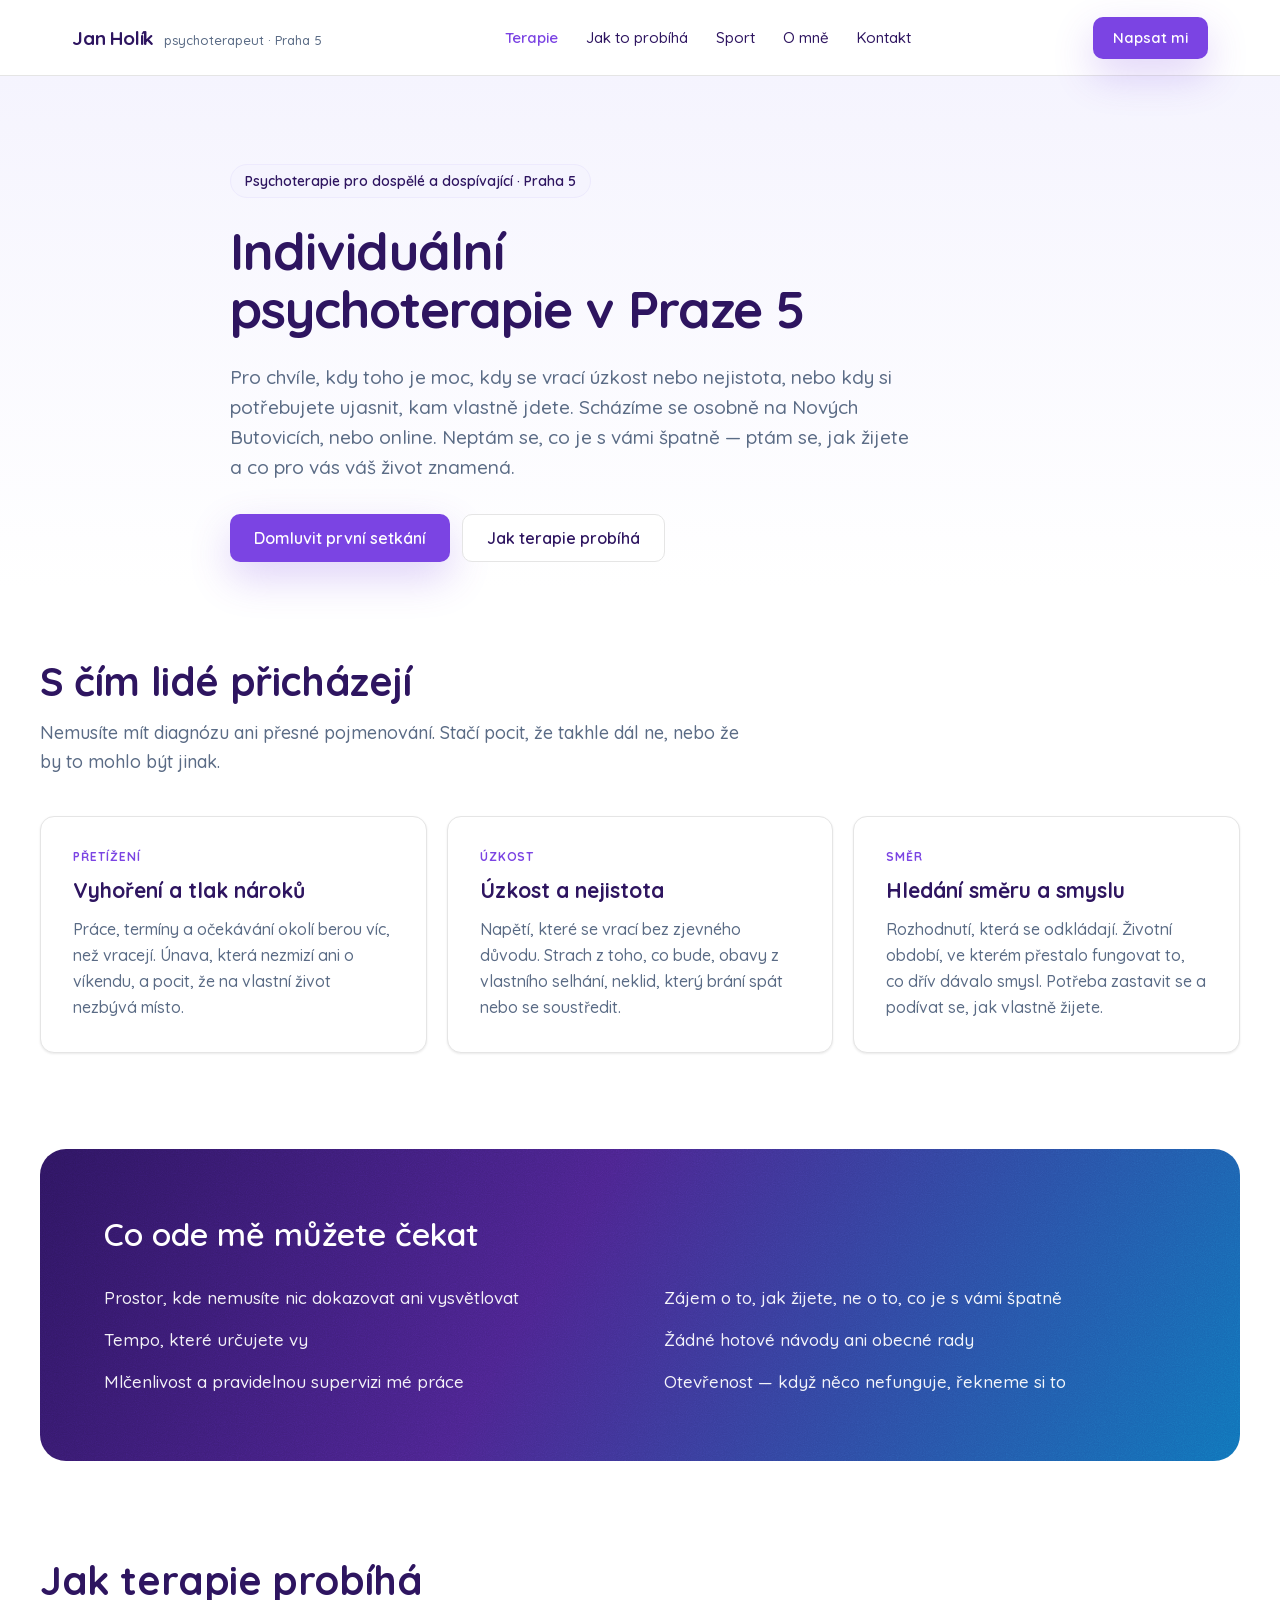
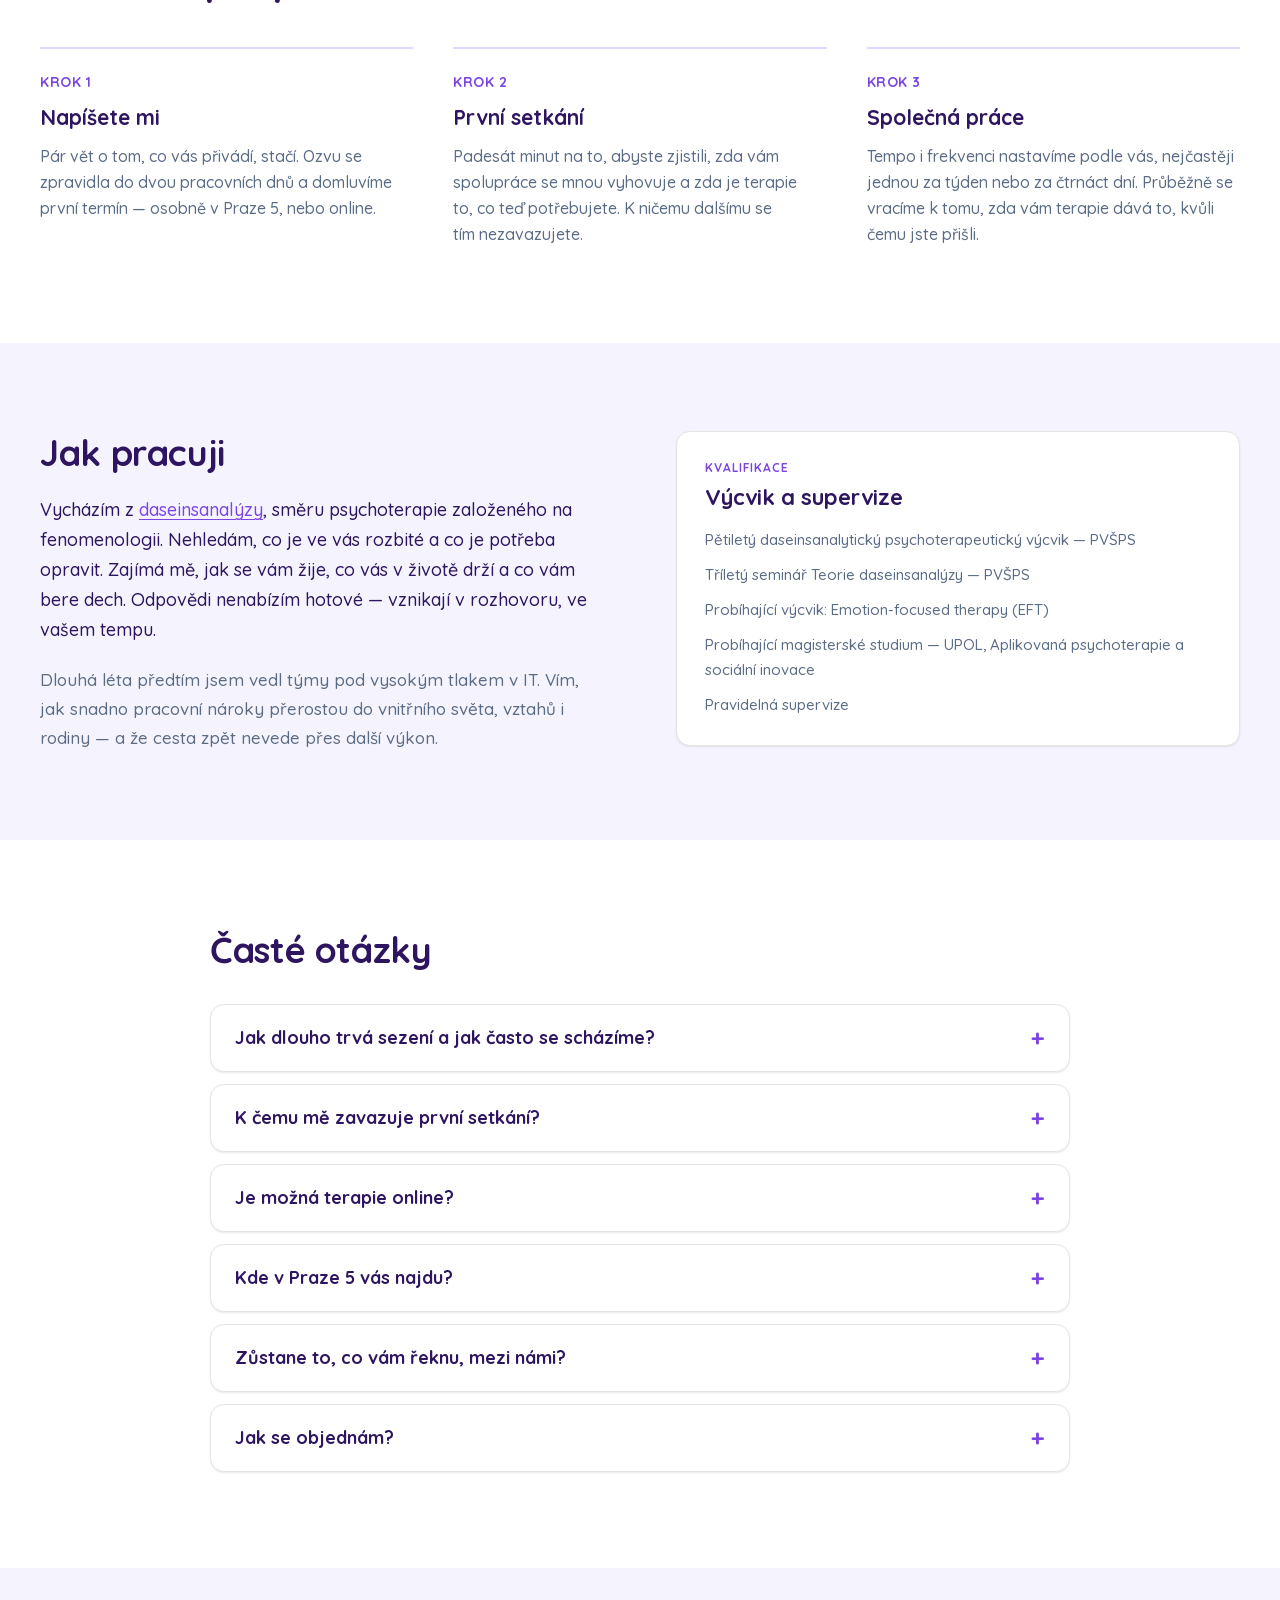
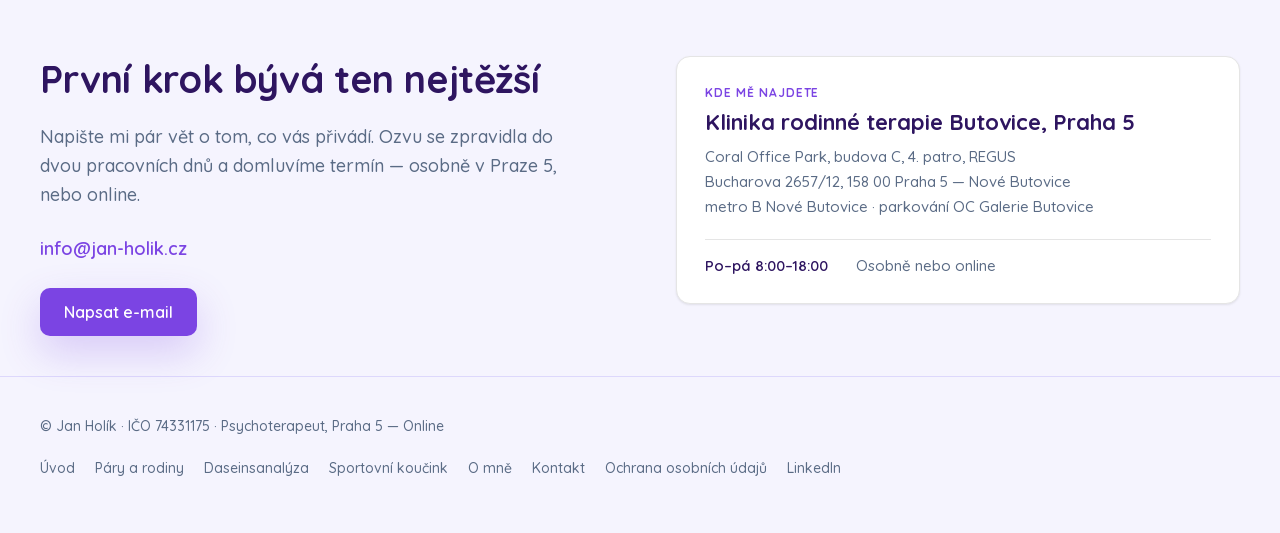
<file: individualni-psychoterapie.html>
<!DOCTYPE html>
<html lang="cs">
<head>
<meta charset="utf-8">
<meta name="viewport" content="width=device-width, initial-scale=1">

<title>Individuální psychoterapie Praha 5 — Bc. Jan Holík, Nové Butovice</title>
<meta name="description" content="Individuální psychoterapie pro dospělé a dospívající v Praze 5 u metra Nové Butovice, nebo online. Přetížení, úzkost, vyhoření, hledání směru. První setkání 50 minut, bez závazku.">
<link rel="canonical" href="https://www.jan-holik.cz/individualni-psychoterapie">
<meta name="robots" content="index, follow, max-image-preview:large, max-snippet:-1, max-video-preview:-1">
<meta name="author" content="Bc. Jan Holík">
<meta name="theme-color" content="#2E1560">

<!-- Open Graph -->
<meta property="og:type" content="website">
<meta property="og:locale" content="cs_CZ">
<meta property="og:site_name" content="Bc. Jan Holík — psychoterapeut, Praha 5">
<meta property="og:url" content="https://www.jan-holik.cz/individualni-psychoterapie">
<meta property="og:title" content="Individuální psychoterapie Praha 5 — Bc. Jan Holík">
<meta property="og:description" content="Psychoterapie pro dospělé a dospívající v Praze 5 u metra Nové Butovice, nebo online. Přetížení, úzkost, vyhoření, hledání směru. První setkání bez závazku.">
<meta property="og:image" content="https://www.jan-holik.cz/assets/og-image.jpg">
<meta property="og:image:type" content="image/jpeg">
<meta property="og:image:width" content="1200">
<meta property="og:image:height" content="630">
<meta property="og:image:alt" content="Bc. Jan Holík — psychoterapeut, Praha 5">

<!-- X / Twitter -->
<meta name="twitter:card" content="summary_large_image">
<meta name="twitter:title" content="Individuální psychoterapie Praha 5 — Bc. Jan Holík">
<meta name="twitter:description" content="Psychoterapie pro dospělé a dospívající v Praze 5 u metra Nové Butovice, nebo online. První setkání bez závazku.">
<meta name="twitter:image" content="https://www.jan-holik.cz/assets/og-image.jpg">
<meta name="twitter:image:alt" content="Bc. Jan Holík — psychoterapeut, Praha 5">

<!-- Ikony -->
<link rel="icon" href="/favicon.ico" sizes="32x32">
<link rel="icon" href="/favicon.svg" type="image/svg+xml">
<link rel="apple-touch-icon" href="/apple-touch-icon.png">

<link rel="preload" href="/fonts/quicksand-latin.woff2" as="font" type="font/woff2" crossorigin>
<link rel="preload" href="/fonts/quicksand-latin-ext.woff2" as="font" type="font/woff2" crossorigin>

<link rel="stylesheet" href="/css/styles.css">
<script src="/js/nav.js" defer></script>

<script type="application/ld+json">
{
  "@context": "https://schema.org",
  "@graph": [
    {
      "@type": "WebPage",
      "@id": "https://www.jan-holik.cz/individualni-psychoterapie#webpage",
      "url": "https://www.jan-holik.cz/individualni-psychoterapie",
      "name": "Individuální psychoterapie Praha 5 — Bc. Jan Holík, Nové Butovice",
      "description": "Individuální psychoterapie pro dospělé a dospívající v Praze 5 u metra Nové Butovice, nebo online. Přetížení, úzkost, vyhoření, hledání směru.",
      "isPartOf": { "@id": "https://www.jan-holik.cz/#website" },
      "about": { "@id": "https://www.jan-holik.cz/individualni-psychoterapie#service" },
      "breadcrumb": { "@id": "https://www.jan-holik.cz/individualni-psychoterapie#breadcrumb" },
      "inLanguage": "cs-CZ"
    },
    {
      "@type": "BreadcrumbList",
      "@id": "https://www.jan-holik.cz/individualni-psychoterapie#breadcrumb",
      "itemListElement": [
        { "@type": "ListItem", "position": 1, "name": "Úvod", "item": "https://www.jan-holik.cz/" },
        { "@type": "ListItem", "position": 2, "name": "Individuální psychoterapie" }
      ]
    },
    {
      "@type": "Service",
      "@id": "https://www.jan-holik.cz/individualni-psychoterapie#service",
      "name": "Individuální psychoterapie",
      "serviceType": "Individuální psychoterapie",
      "description": "Daseinsanalytická psychoterapie pro dospělé a dospívající. Přetížení a vyhoření, úzkost a nejistota, hledání směru, tlak pracovních nároků na osobní život. Osobně v Praze 5 na Nových Butovicích, nebo online.",
      "url": "https://www.jan-holik.cz/individualni-psychoterapie",
      "provider": { "@id": "https://www.jan-holik.cz/#praxe" },
      "areaServed": [
        { "@type": "Place", "name": "Praha 5" },
        { "@type": "Place", "name": "Nové Butovice" },
        { "@type": "City", "name": "Praha" },
        { "@type": "Country", "name": "Česko" }
      ],
      "audience": [
        { "@type": "Audience", "audienceType": "Dospělí" },
        { "@type": "Audience", "audienceType": "Dospívající" }
      ],
      "availableChannel": [
        {
          "@type": "ServiceChannel",
          "name": "Osobní setkání",
          "serviceLocation": {
            "@type": "Place",
            "name": "Klinika rodinné terapie Butovice",
            "address": {
              "@type": "PostalAddress",
              "streetAddress": "Bucharova 2657/12",
              "addressLocality": "Praha 5 — Nové Butovice",
              "postalCode": "158 00",
              "addressCountry": "CZ"
            }
          }
        },
        { "@type": "ServiceChannel", "name": "Online setkání", "serviceUrl": "https://www.jan-holik.cz/individualni-psychoterapie#kontakt" }
      ]
    },
    {
      "@type": "FAQPage",
      "@id": "https://www.jan-holik.cz/individualni-psychoterapie#faq",
      "mainEntity": [
        {
          "@type": "Question",
          "name": "Jak dlouho trvá sezení a jak často se scházíme?",
          "acceptedAnswer": { "@type": "Answer", "text": "Sezení trvá 50 minut. Tempo i frekvenci nastavíme podle vás, nejčastěji se scházíme jednou za týden nebo jednou za čtrnáct dní." }
        },
        {
          "@type": "Question",
          "name": "K čemu mě zavazuje první setkání?",
          "acceptedAnswer": { "@type": "Answer", "text": "K ničemu. První setkání slouží k tomu, abyste zjistili, zda vám spolupráce se mnou vyhovuje. Teprve potom se společně rozhodneme, zda a jak budeme pokračovat." }
        },
        {
          "@type": "Question",
          "name": "Je možná terapie online?",
          "acceptedAnswer": { "@type": "Answer", "text": "Ano. Scházíme se osobně na Klinice rodinné terapie Butovice v Praze 5, nebo online přes videohovor. Obě formy jde podle potřeby kombinovat." }
        },
        {
          "@type": "Question",
          "name": "Kde v Praze 5 vás najdu?",
          "acceptedAnswer": { "@type": "Answer", "text": "Na Klinice rodinné terapie Butovice, Bucharova 2657/12, Praha 5 — Nové Butovice (Coral Office Park, budova C, 4. patro, REGUS). Metro B Nové Butovice, parkování v OC Galerie Butovice." }
        },
        {
          "@type": "Question",
          "name": "Zůstane to, co vám řeknu, mezi námi?",
          "acceptedAnswer": { "@type": "Answer", "text": "Ano. Váže mě profesní mlčenlivost. Svou práci konzultuji v pravidelné supervizi, jak to obor vyžaduje, v supervizi se ale hovoří o mé práci, nikoli o vaší identitě." }
        },
        {
          "@type": "Question",
          "name": "Jak se objednám?",
          "acceptedAnswer": { "@type": "Answer", "text": "Napište mi na info@jan-holik.cz pár vět o tom, co vás přivádí. Ozvu se zpravidla do dvou pracovních dnů a domluvíme první termín." }
        }
      ]
    }
  ]
}
</script>
</head>
<body>

<a href="#obsah" class="skip-link">Přeskočit na obsah</a>

<header class="site-header">
  <div class="wrap">
    <a href="/" class="brand">
      <strong>Jan Holík</strong>
      <span>psychoterapeut · Praha 5</span>
    </a>
    <nav class="main-nav" id="hlavni-nav" aria-label="Hlavní navigace">
      <a href="/#sluzby" class="is-active">Terapie</a>
      <a href="/#jak">Jak to probíhá</a>
      <a href="/sportovni-koucink">Sport</a>
      <a href="/#o-mne">O mně</a>
      <a href="#kontakt">Kontakt</a>
    </nav>
    <a href="#kontakt" class="btn btn--primary btn--sm">Napsat mi</a>
    <button class="nav-toggle" type="button" aria-expanded="false" aria-controls="hlavni-nav" aria-label="Otevřít menu">
      <svg class="icon-menu" viewBox="0 0 24 24" fill="none" stroke="currentColor" stroke-width="2" stroke-linecap="round" aria-hidden="true"><path d="M4 7h16M4 12h16M4 17h16"/></svg>
      <svg class="icon-close" viewBox="0 0 24 24" fill="none" stroke="currentColor" stroke-width="2" stroke-linecap="round" aria-hidden="true"><path d="M6 6l12 12M18 6L6 18"/></svg>
    </button>
  </div>
</header>

<main id="obsah">

<section style="padding: 88px 32px 96px; background: linear-gradient(180deg, var(--purple-50) 0%, #fff 88%)">
  <div class="wrap" style="max-width: 820px; display: flex; flex-direction: column; align-items: flex-start; gap: 24px">
    <span class="eyebrow">Psychoterapie pro dospělé a dospívající · Praha 5</span>
    <h1 class="r-h1" style="margin: 0; font-size: 52px; line-height: 58px; font-weight: 700; letter-spacing: -0.02em; text-wrap: balance">Individuální psychoterapie v Praze 5</h1>
    <p style="margin: 0; max-width: 680px; font-size: 19px; line-height: 30px; font-weight: 500; color: var(--slate-500); text-wrap: pretty">Pro chvíle, kdy toho je moc, kdy se vrací úzkost nebo nejistota, nebo kdy si potřebujete ujasnit, kam vlastně jdete. Scházíme se osobně na Nových Butovicích, nebo online. Neptám se, co je s vámi špatně — ptám se, jak žijete a co pro vás váš život znamená.</p>
    <div style="display: flex; flex-wrap: wrap; gap: 12px; margin-top: 8px">
      <a href="#kontakt" class="btn btn--primary">Domluvit první setkání</a>
      <a href="#jak" class="btn btn--secondary">Jak terapie probíhá</a>
    </div>
  </div>
</section>

<section style="padding: 0 32px 96px">
  <div class="wrap" style="display: flex; flex-direction: column; gap: 40px">
    <div style="display: flex; flex-direction: column; gap: 14px; max-width: 720px">
      <h2 class="r-h2" style="margin: 0; font-size: 40px; line-height: 46px; font-weight: 700; letter-spacing: -0.01em">S čím lidé přicházejí</h2>
      <p style="margin: 0; font-size: 18px; line-height: 29px; font-weight: 500; color: var(--slate-500); text-wrap: pretty">Nemusíte mít diagnózu ani přesné pojmenování. Stačí pocit, že takhle dál ne, nebo že by to mohlo být jinak.</p>
    </div>
    <div class="grid-3" style="display: grid; grid-template-columns: repeat(3, 1fr); gap: 20px">
      <div class="card" style="padding: 32px">
        <div style="display: flex; flex-direction: column; gap: 12px">
          <span class="eyebrow-label" style="color: var(--purple-600)">Přetížení</span>
          <h3 style="margin: 0; font-size: 21px; line-height: 28px; font-weight: 700">Vyhoření a tlak nároků</h3>
          <p style="margin: 0; font-size: 16px; line-height: 26px; font-weight: 500; color: var(--slate-500); text-wrap: pretty">Práce, termíny a očekávání okolí berou víc, než vracejí. Únava, která nezmizí ani o víkendu, a pocit, že na vlastní život nezbývá místo.</p>
        </div>
      </div>
      <div class="card" style="padding: 32px">
        <div style="display: flex; flex-direction: column; gap: 12px">
          <span class="eyebrow-label" style="color: var(--purple-600)">Úzkost</span>
          <h3 style="margin: 0; font-size: 21px; line-height: 28px; font-weight: 700">Úzkost a nejistota</h3>
          <p style="margin: 0; font-size: 16px; line-height: 26px; font-weight: 500; color: var(--slate-500); text-wrap: pretty">Napětí, které se vrací bez zjevného důvodu. Strach z toho, co bude, obavy z vlastního selhání, neklid, který brání spát nebo se soustředit.</p>
        </div>
      </div>
      <div class="card" style="padding: 32px">
        <div style="display: flex; flex-direction: column; gap: 12px">
          <span class="eyebrow-label" style="color: var(--purple-600)">Směr</span>
          <h3 style="margin: 0; font-size: 21px; line-height: 28px; font-weight: 700">Hledání směru a smyslu</h3>
          <p style="margin: 0; font-size: 16px; line-height: 26px; font-weight: 500; color: var(--slate-500); text-wrap: pretty">Rozhodnutí, která se odkládají. Životní období, ve kterém přestalo fungovat to, co dřív dávalo smysl. Potřeba zastavit se a podívat se, jak vlastně žijete.</p>
        </div>
      </div>
    </div>
  </div>
</section>

<section style="padding: 0 32px 96px">
  <div class="quote-band wrap" style="padding: 64px">
    <div class="quote-band__texture"></div>
    <div style="position: relative; display: flex; flex-direction: column; gap: 28px">
      <h2 class="r-h2" style="margin: 0; max-width: 760px; font-size: 32px; line-height: 42px; font-weight: 600; color: #fff; text-wrap: pretty">Co ode mě můžete čekat</h2>
      <div class="grid-2" style="display: grid; grid-template-columns: 1fr 1fr; gap: 12px 48px; font-size: 17px; line-height: 30px; font-weight: 500; color: rgba(255,255,255,0.94)">
        <span>Prostor, kde nemusíte nic dokazovat ani vysvětlovat</span>
        <span>Zájem o to, jak žijete, ne o to, co je s vámi špatně</span>
        <span>Tempo, které určujete vy</span>
        <span>Žádné hotové návody ani obecné rady</span>
        <span>Mlčenlivost a pravidelnou supervizi mé práce</span>
        <span>Otevřenost — když něco nefunguje, řekneme si to</span>
      </div>
    </div>
  </div>
</section>

<section id="jak" style="padding: 0 32px 96px">
  <div class="wrap" style="display: flex; flex-direction: column; gap: 44px">
    <h2 class="r-h2" style="margin: 0; font-size: 40px; line-height: 46px; font-weight: 700; letter-spacing: -0.01em">Jak terapie probíhá</h2>
    <div class="grid-3" style="display: grid; grid-template-columns: repeat(3, 1fr); gap: 40px">
      <div class="step">
        <span class="step-label">Krok 1</span>
        <h3 style="margin: 0; font-size: 21px; line-height: 28px; font-weight: 700">Napíšete mi</h3>
        <p style="margin: 0; font-size: 16px; line-height: 26px; font-weight: 500; color: var(--slate-500); text-wrap: pretty">Pár vět o tom, co vás přivádí, stačí. Ozvu se zpravidla do dvou pracovních dnů a domluvíme první termín — osobně v Praze 5, nebo online.</p>
      </div>
      <div class="step">
        <span class="step-label">Krok 2</span>
        <h3 style="margin: 0; font-size: 21px; line-height: 28px; font-weight: 700">První setkání</h3>
        <p style="margin: 0; font-size: 16px; line-height: 26px; font-weight: 500; color: var(--slate-500); text-wrap: pretty">Padesát minut na to, abyste zjistili, zda vám spolupráce se mnou vyhovuje a zda je terapie to, co teď potřebujete. K ničemu dalšímu se tím nezavazujete.</p>
      </div>
      <div class="step">
        <span class="step-label">Krok 3</span>
        <h3 style="margin: 0; font-size: 21px; line-height: 28px; font-weight: 700">Společná práce</h3>
        <p style="margin: 0; font-size: 16px; line-height: 26px; font-weight: 500; color: var(--slate-500); text-wrap: pretty">Tempo i frekvenci nastavíme podle vás, nejčastěji jednou za týden nebo za čtrnáct dní. Průběžně se vracíme k tomu, zda vám terapie dává to, kvůli čemu jste přišli.</p>
      </div>
    </div>
  </div>
</section>

<section style="padding: 88px 32px; background: var(--purple-50)">
  <div class="wrap split" style="display: grid; grid-template-columns: 1fr 1fr; gap: 72px; align-items: start">
    <div style="display: flex; flex-direction: column; gap: 20px">
      <h2 class="r-h2" style="margin: 0; font-size: 36px; line-height: 44px; font-weight: 700; letter-spacing: -0.01em">Jak pracuji</h2>
      <p style="margin: 0; font-size: 18px; line-height: 30px; font-weight: 500; text-wrap: pretty">Vycházím z <a href="/daseinsanalyza">daseinsanalýzy</a>, směru psychoterapie založeného na fenomenologii. Nehledám, co je ve vás rozbité a co je potřeba opravit. Zajímá mě, jak se vám žije, co vás v životě drží a co vám bere dech. Odpovědi nenabízím hotové — vznikají v rozhovoru, ve vašem tempu.</p>
      <p style="margin: 0; font-size: 17px; line-height: 29px; font-weight: 500; color: var(--slate-500); text-wrap: pretty">Dlouhá léta předtím jsem vedl týmy pod vysokým tlakem v IT. Vím, jak snadno pracovní nároky přerostou do vnitřního světa, vztahů i rodiny — a že cesta zpět nevede přes další výkon.</p>
    </div>
    <div class="card" style="padding: 28px">
      <div style="display: flex; flex-direction: column; gap: 8px">
        <span class="eyebrow-label" style="color: var(--purple-600)">Kvalifikace</span>
        <h3 style="margin: 0; font-size: 22px; font-weight: 700">Výcvik a supervize</h3>
        <ul style="margin: 8px 0 0; padding: 0; list-style: none; display: flex; flex-direction: column; gap: 10px; font-size: 15px; line-height: 25px; font-weight: 500; color: var(--slate-500)">
          <li>Pětiletý daseinsanalytický psychoterapeutický výcvik — PVŠPS</li>
          <li>Tříletý seminář Teorie daseinsanalýzy — PVŠPS</li>
          <li>Probíhající výcvik: Emotion-focused therapy (EFT)</li>
          <li>Probíhající magisterské studium — UPOL, Aplikovaná psychoterapie a sociální inovace</li>
          <li>Pravidelná supervize</li>
        </ul>
      </div>
    </div>
  </div>
</section>

<section style="padding: 88px 32px 96px">
  <div class="wrap" style="max-width: 860px; display: flex; flex-direction: column; gap: 32px">
    <h2 class="r-h2" style="margin: 0; font-size: 36px; line-height: 44px; font-weight: 700; letter-spacing: -0.01em">Časté otázky</h2>
    <div class="faq">
      <details>
        <summary>Jak dlouho trvá sezení a jak často se scházíme?</summary>
        <div><p>Sezení trvá 50 minut. Tempo i frekvenci nastavíme podle vás — nejčastěji se scházíme jednou za týden nebo jednou za čtrnáct dní.</p></div>
      </details>
      <details>
        <summary>K čemu mě zavazuje první setkání?</summary>
        <div><p>K ničemu. První setkání slouží k tomu, abyste zjistili, zda vám spolupráce se mnou vyhovuje. Teprve potom se společně rozhodneme, zda a jak budeme pokračovat.</p></div>
      </details>
      <details>
        <summary>Je možná terapie online?</summary>
        <div><p>Ano. Scházíme se osobně na Klinice rodinné terapie Butovice v Praze 5, nebo online přes videohovor. Obě formy jde podle potřeby kombinovat, třeba když jste na cestách nebo nemocní.</p></div>
      </details>
      <details>
        <summary>Kde v Praze 5 vás najdu?</summary>
        <div><p>Na Klinice rodinné terapie Butovice, Bucharova 2657/12, Praha 5 — Nové Butovice (Coral Office Park, budova C, 4. patro, REGUS). Pár minut od metra B Nové Butovice, autem s parkováním v OC Galerie Butovice. Dobře dostupné ze Stodůlek, Lužin, Hůrky, Jinonic, Zličína i Smíchova.</p></div>
      </details>
      <details>
        <summary>Zůstane to, co vám řeknu, mezi námi?</summary>
        <div><p>Ano. Váže mě profesní mlčenlivost. Svou práci konzultuji v pravidelné supervizi, jak to obor vyžaduje — v supervizi se ale hovoří o mé práci, nikoli o vaší identitě. Podrobnosti najdete v <a href="/ochrana-osobnich-udaju">ochraně osobních údajů</a>.</p></div>
      </details>
      <details>
        <summary>Jak se objednám?</summary>
        <div><p>Napište mi na <a href="mailto:info@jan-holik.cz">info@jan-holik.cz</a> pár vět o tom, co vás přivádí. Ozvu se zpravidla do dvou pracovních dnů a domluvíme první termín. Platit můžete QR kódem nebo na fakturu.</p></div>
      </details>
    </div>
  </div>
</section>

<section id="kontakt" style="padding: 88px 32px 40px; background: var(--purple-50)">
  <div class="wrap split" style="display: grid; grid-template-columns: 1fr 1fr; gap: 72px; align-items: start">
    <div style="display: flex; flex-direction: column; align-items: flex-start; gap: 20px">
      <h2 class="r-h2" style="margin: 0; font-size: 38px; line-height: 46px; font-weight: 700; letter-spacing: -0.01em; text-wrap: balance">První krok bývá ten nejtěžší</h2>
      <p style="margin: 0; font-size: 18px; line-height: 29px; font-weight: 500; color: var(--slate-500); text-wrap: pretty">Napište mi pár vět o tom, co vás přivádí. Ozvu se zpravidla do dvou pracovních dnů a domluvíme termín — osobně v Praze 5, nebo online.</p>
      <div style="display: flex; flex-direction: column; gap: 10px; margin-top: 8px">
        <a href="mailto:info@jan-holik.cz" class="email-link">info@jan-holik.cz</a>
      </div>
      <a href="mailto:info@jan-holik.cz" class="btn btn--primary" style="margin-top: 8px">Napsat e-mail</a>
    </div>
    <div class="card" style="padding: 28px">
      <div style="display: flex; flex-direction: column; gap: 8px">
        <span class="eyebrow-label" style="color: var(--purple-600)">Kde mě najdete</span>
        <h3 style="margin: 0; font-size: 22px; font-weight: 700">Klinika rodinné terapie Butovice, Praha 5</h3>
        <p style="margin: 0; font-size: 15px; line-height: 25px; font-weight: 500; color: var(--slate-500)">Coral Office Park, budova C, 4. patro, REGUS<br>Bucharova 2657/12, 158 00 Praha 5 — Nové Butovice<br>metro B Nové Butovice · parkování OC Galerie Butovice</p>
        <div style="display: flex; flex-wrap: wrap; gap: 28px; margin-top: 12px; padding-top: 16px; border-top: 1px solid var(--neutral-200); font-size: 15px; font-weight: 600">
          <span>Po–pá 8:00–18:00</span>
          <span style="color: var(--slate-500); font-weight: 500">Osobně nebo online</span>
        </div>
      </div>
    </div>
  </div>
</section>

</main>

<footer class="site-footer">
  <div class="wrap">
    <span>© Jan Holík · IČO 74331175 · Psychoterapeut, Praha 5 — Online</span>
    <nav aria-label="Odkazy v zápatí">
      <a href="/">Úvod</a>
      <a href="/parova-a-rodinna-terapie">Páry a rodiny</a>
      <a href="/daseinsanalyza">Daseinsanalýza</a>
      <a href="/sportovni-koucink">Sportovní koučink</a>
      <a href="/#o-mne">O mně</a>
      <a href="#kontakt">Kontakt</a>
      <a href="/ochrana-osobnich-udaju">Ochrana osobních údajů</a>
      <a href="https://www.linkedin.com/in/jan-holik-81205424" rel="me noopener">LinkedIn</a>
    </nav>
  </div>
</footer>

</body>
</html>
</file>
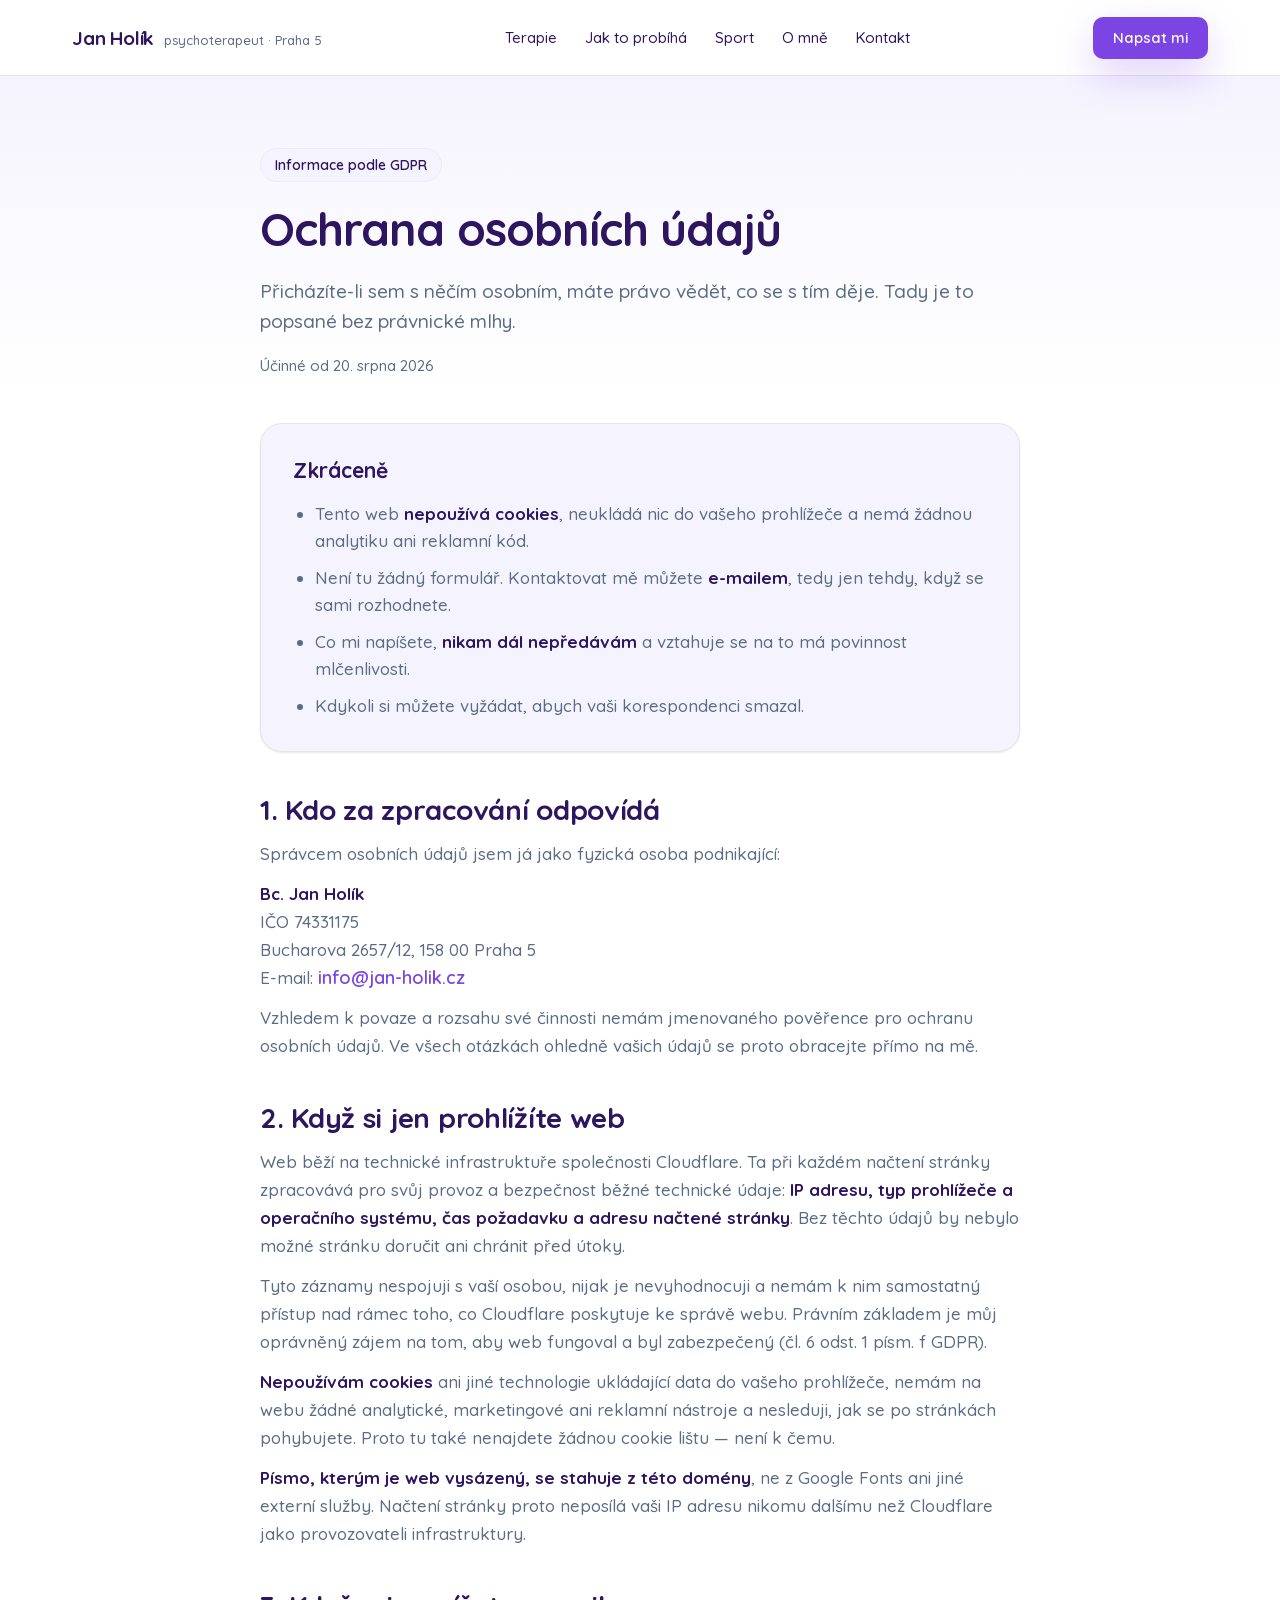
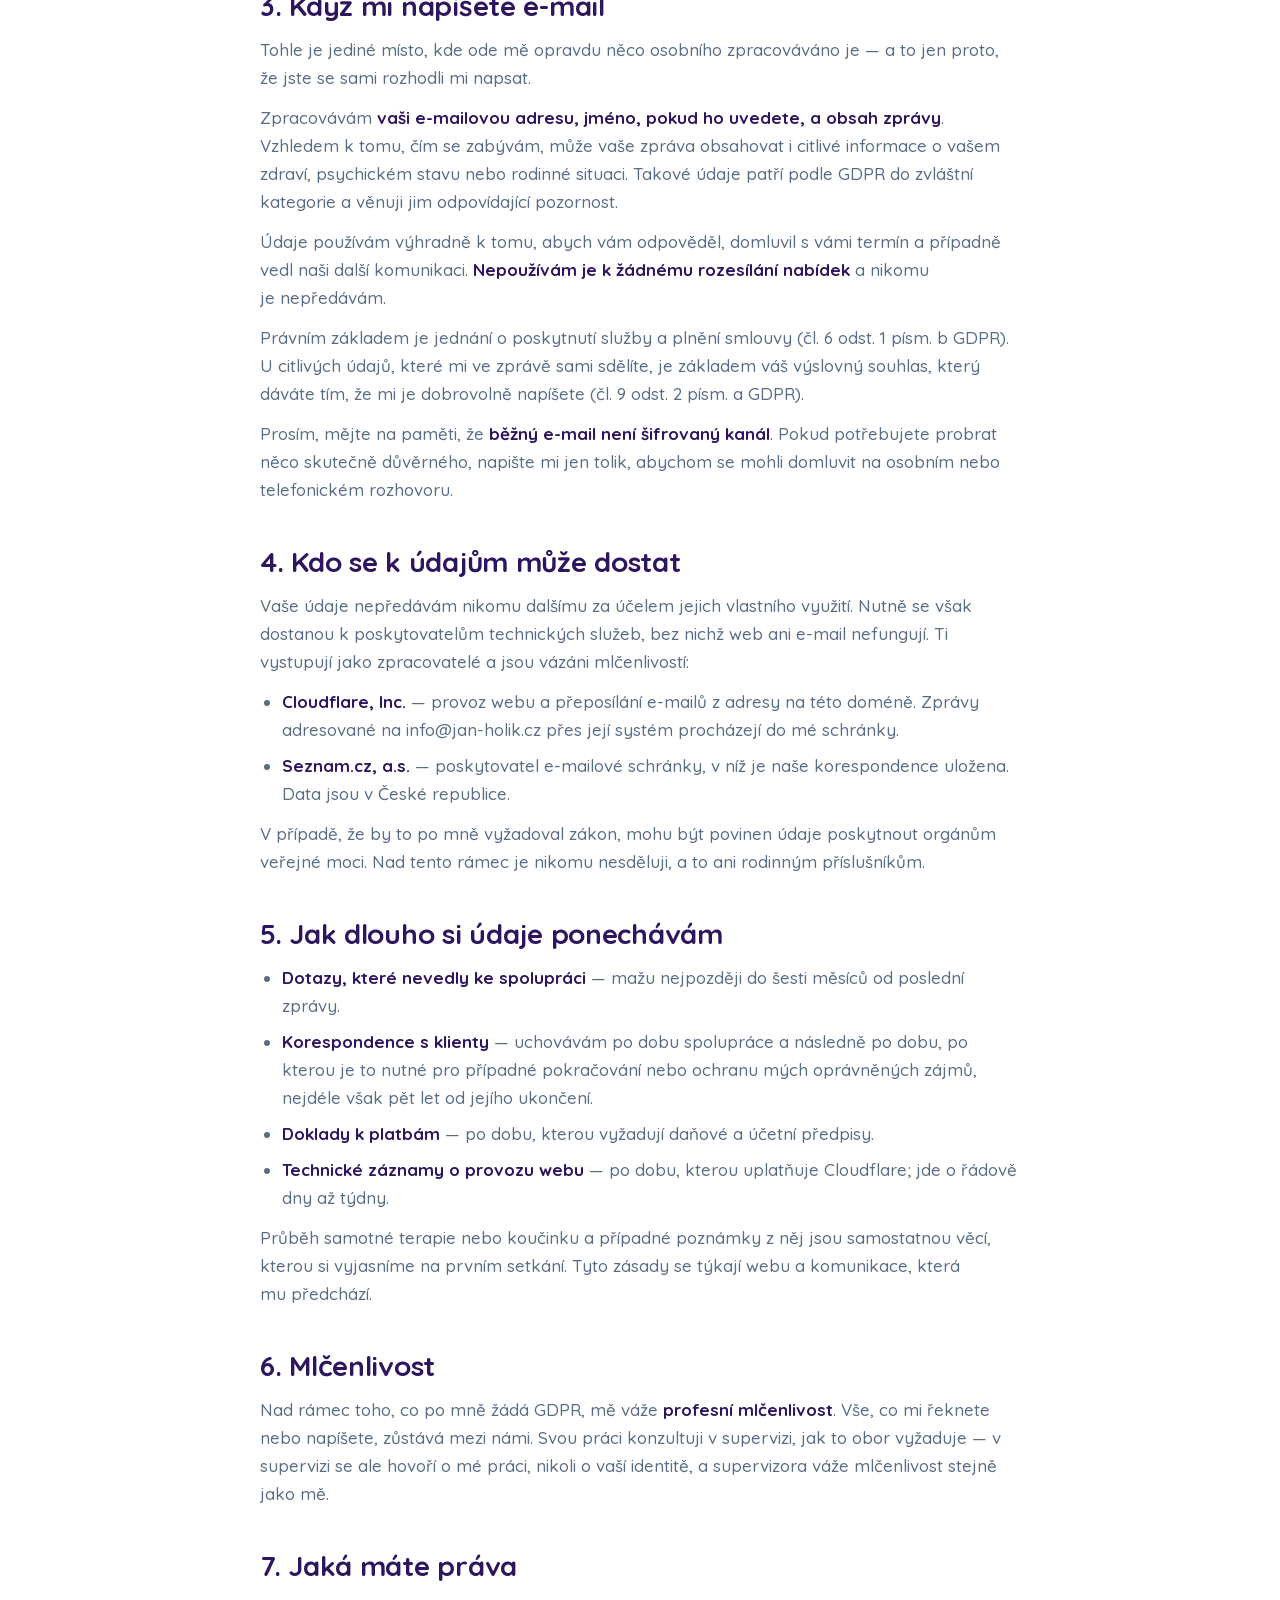
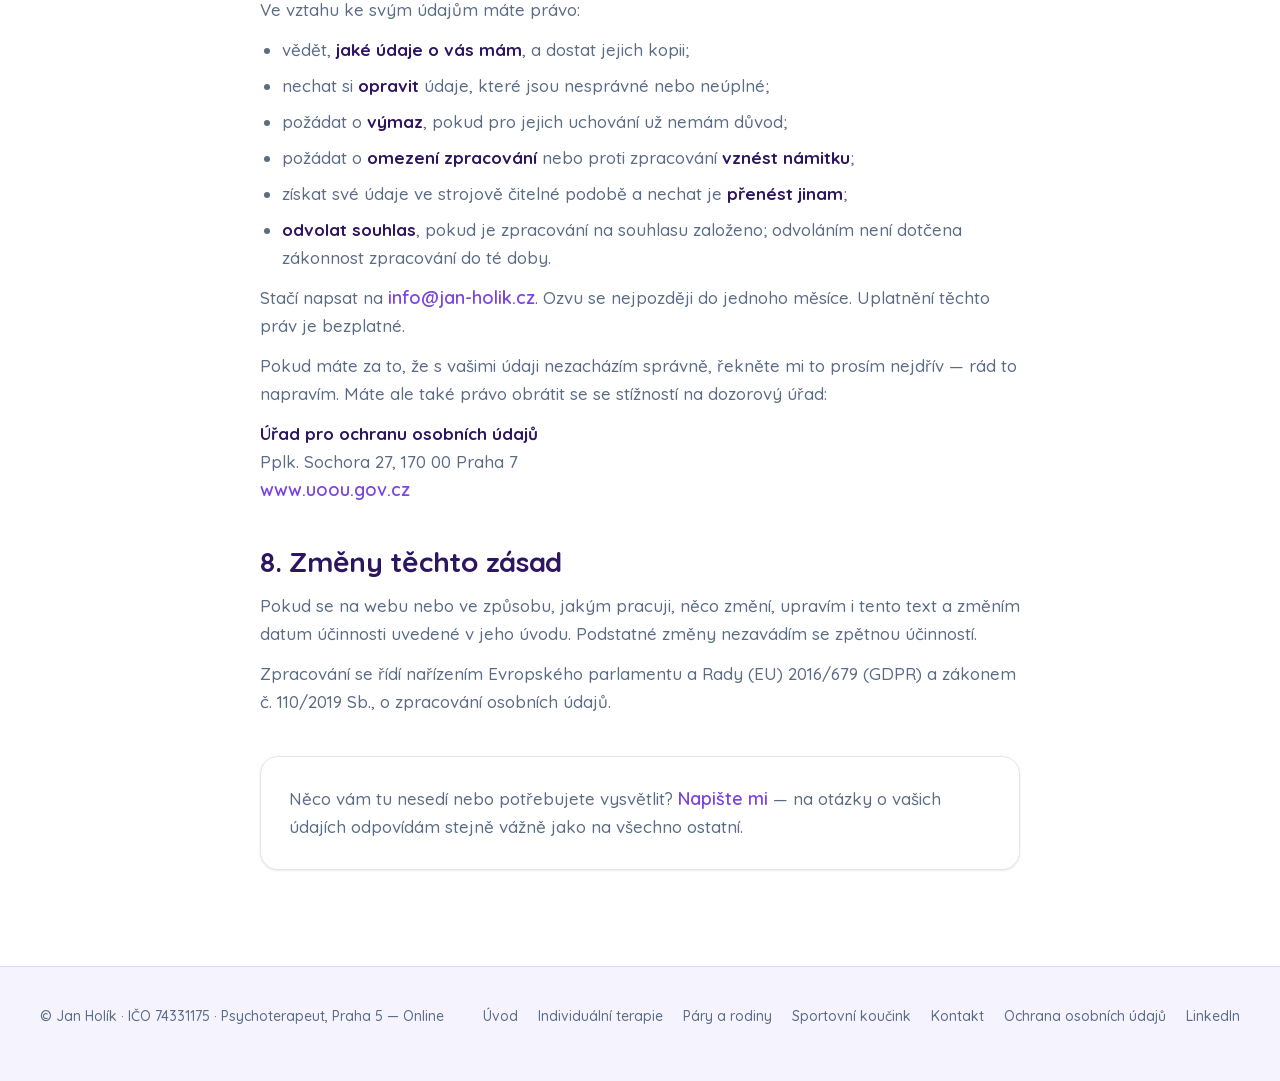
<file: ochrana-osobnich-udaju.html>
<!DOCTYPE html>
<html lang="cs">
<head>
<meta charset="utf-8">
<meta name="viewport" content="width=device-width, initial-scale=1">

<title>Ochrana osobních údajů — Bc. Jan Holík, psychoterapie a koučink</title>
<meta name="description" content="Jak nakládám s osobními údaji návštěvníků webu a lidí, kteří mi napíšou. Bez cookies, bez analytiky, bez sledování. Informace podle GDPR.">
<link rel="canonical" href="https://www.jan-holik.cz/ochrana-osobnich-udaju">
<meta name="robots" content="index, follow">
<meta name="author" content="Bc. Jan Holík">
<meta name="theme-color" content="#2E1560">

<!-- Open Graph -->
<meta property="og:type" content="website">
<meta property="og:locale" content="cs_CZ">
<meta property="og:site_name" content="Bc. Jan Holík — psychoterapeut, Praha 5">
<meta property="og:url" content="https://www.jan-holik.cz/ochrana-osobnich-udaju">
<meta property="og:title" content="Ochrana osobních údajů — Bc. Jan Holík">
<meta property="og:description" content="Jak nakládám s osobními údaji návštěvníků webu a lidí, kteří mi napíšou. Bez cookies, bez analytiky, bez sledování.">
<meta property="og:image" content="https://www.jan-holik.cz/assets/og-image.jpg">
<meta property="og:image:type" content="image/jpeg">
<meta property="og:image:width" content="1200">
<meta property="og:image:height" content="630">
<meta property="og:image:alt" content="Bc. Jan Holík — psychoterapeut a kouč ICF, Praha">

<!-- Ikony -->
<link rel="icon" href="/favicon.ico" sizes="32x32">
<link rel="icon" href="/favicon.svg" type="image/svg+xml">
<link rel="apple-touch-icon" href="/apple-touch-icon.png">

<!-- Fonty se hostují na této doméně (viz @font-face v styles.css), takže
     načtení stránky neposílá žádný požadavek na Google ani jinou třetí stranu.
     Quicksand je hlavní písmo, proto se přednačítá; latin-ext nese českou diakritiku. -->
<link rel="preload" href="/fonts/quicksand-latin.woff2" as="font" type="font/woff2" crossorigin>
<link rel="preload" href="/fonts/quicksand-latin-ext.woff2" as="font" type="font/woff2" crossorigin>

<link rel="stylesheet" href="/css/styles.css">
<script src="/js/nav.js" defer></script>

<script type="application/ld+json">
{
  "@context": "https://schema.org",
  "@graph": [
    {
      "@type": "WebPage",
      "@id": "https://www.jan-holik.cz/ochrana-osobnich-udaju#webpage",
      "url": "https://www.jan-holik.cz/ochrana-osobnich-udaju",
      "name": "Ochrana osobních údajů — Bc. Jan Holík",
      "description": "Jak nakládám s osobními údaji návštěvníků webu a lidí, kteří mi napíšou. Informace podle GDPR.",
      "inLanguage": "cs-CZ",
      "isPartOf": { "@id": "https://www.jan-holik.cz/#website" },
      "about": { "@id": "https://www.jan-holik.cz/#person" },
      "datePublished": "2026-08-20",
      "dateModified": "2026-08-20"
    },
    {
      "@type": "BreadcrumbList",
      "@id": "https://www.jan-holik.cz/ochrana-osobnich-udaju#breadcrumb",
      "itemListElement": [
        { "@type": "ListItem", "position": 1, "name": "Úvod", "item": "https://www.jan-holik.cz/" },
        { "@type": "ListItem", "position": 2, "name": "Ochrana osobních údajů" }
      ]
    }
  ]
}
</script>
</head>
<body>

<a href="#obsah" class="skip-link">Přeskočit na obsah</a>

<header class="site-header">
  <div class="wrap">
    <a href="/" class="brand">
      <strong>Jan Holík</strong>
      <span>psychoterapeut · Praha 5</span>
    </a>
    <nav class="main-nav" id="hlavni-nav" aria-label="Hlavní navigace">
      <a href="/#sluzby">Terapie</a>
      <a href="/#jak">Jak to probíhá</a>
      <a href="/sportovni-koucink">Sport</a>
      <a href="/#o-mne">O mně</a>
      <a href="/#kontakt">Kontakt</a>
    </nav>
    <a href="/#kontakt" class="btn btn--primary btn--sm">Napsat mi</a>
    <button class="nav-toggle" type="button" aria-expanded="false" aria-controls="hlavni-nav" aria-label="Otevřít menu">
      <svg class="icon-menu" viewBox="0 0 24 24" fill="none" stroke="currentColor" stroke-width="2" stroke-linecap="round" aria-hidden="true"><path d="M4 7h16M4 12h16M4 17h16"/></svg>
      <svg class="icon-close" viewBox="0 0 24 24" fill="none" stroke="currentColor" stroke-width="2" stroke-linecap="round" aria-hidden="true"><path d="M6 6l12 12M18 6L6 18"/></svg>
    </button>
  </div>
</header>

<main id="obsah">

<section style="padding: 72px 32px 48px; background: linear-gradient(180deg, var(--purple-50) 0%, #fff 92%)">
  <div class="wrap" style="max-width: 760px; display: flex; flex-direction: column; align-items: flex-start; gap: 20px">
    <span class="eyebrow">Informace podle GDPR</span>
    <h1 class="r-h1" style="margin: 0; font-size: 46px; line-height: 54px; font-weight: 700; letter-spacing: -0.02em; text-wrap: balance">Ochrana osobních údajů</h1>
    <p style="margin: 0; font-size: 19px; line-height: 30px; font-weight: 500; color: var(--slate-500); text-wrap: pretty">Přicházíte-li sem s něčím osobním, máte právo vědět, co se s tím děje. Tady je to popsané bez právnické mlhy.</p>
    <p style="margin: 0; font-size: 15px; font-weight: 500; color: var(--slate-500)">Účinné od 20. srpna 2026</p>
  </div>
</section>

<section style="padding: 0 32px 40px">
  <div class="wrap" style="max-width: 760px">
    <div class="card" style="padding: 32px; background: var(--purple-50); border-radius: 22px">
      <h2 style="margin: 0 0 16px; font-size: 21px; line-height: 28px; font-weight: 700">Zkráceně</h2>
      <ul style="margin: 0; padding-left: 22px; display: flex; flex-direction: column; gap: 10px; font-size: 17px; line-height: 27px; font-weight: 500; color: var(--slate-500)">
        <li>Tento web <strong style="color: var(--purple-950)">nepoužívá cookies</strong>, neukládá nic do vašeho prohlížeče a nemá žádnou analytiku ani reklamní kód.</li>
        <li>Není tu žádný formulář. Kontaktovat mě můžete <strong style="color: var(--purple-950)">e-mailem</strong>, tedy jen tehdy, když se sami rozhodnete.</li>
        <li>Co mi napíšete, <strong style="color: var(--purple-950)">nikam dál nepředávám</strong> a vztahuje se na to má povinnost mlčenlivosti.</li>
        <li>Kdykoli si můžete vyžádat, abych vaši korespondenci smazal.</li>
      </ul>
    </div>
  </div>
</section>

<section style="padding: 0 32px 96px">
  <div class="wrap" style="max-width: 760px; display: flex; flex-direction: column; gap: 40px; font-size: 17px; line-height: 28px; font-weight: 500; color: var(--slate-500)">

    <div style="display: flex; flex-direction: column; gap: 12px">
      <h2 class="r-h2" style="margin: 0; font-size: 28px; line-height: 36px; font-weight: 700; letter-spacing: -0.01em; color: var(--purple-950)">1. Kdo za zpracování odpovídá</h2>
      <p style="margin: 0; text-wrap: pretty">Správcem osobních údajů jsem já jako fyzická osoba podnikající:</p>
      <p style="margin: 0; text-wrap: pretty"><strong style="color: var(--purple-950)">Bc. Jan Holík</strong><br>
      IČO 74331175<br>
      Bucharova 2657/12, 158 00 Praha 5<br>
      E-mail: <a href="mailto:info@jan-holik.cz" class="email-link">info@jan-holik.cz</a></p>
      <p style="margin: 0; text-wrap: pretty">Vzhledem k povaze a rozsahu své činnosti nemám jmenovaného pověřence pro ochranu osobních údajů. Ve všech otázkách ohledně vašich údajů se proto obracejte přímo na mě.</p>
    </div>

    <div style="display: flex; flex-direction: column; gap: 12px">
      <h2 class="r-h2" style="margin: 0; font-size: 28px; line-height: 36px; font-weight: 700; letter-spacing: -0.01em; color: var(--purple-950)">2. Když si jen prohlížíte web</h2>
      <p style="margin: 0; text-wrap: pretty">Web běží na technické infrastruktuře společnosti Cloudflare. Ta při každém načtení stránky zpracovává pro svůj provoz a bezpečnost běžné technické údaje: <strong style="color: var(--purple-950)">IP adresu, typ prohlížeče a operačního systému, čas požadavku a adresu načtené stránky</strong>. Bez těchto údajů by nebylo možné stránku doručit ani chránit před útoky.</p>
      <p style="margin: 0; text-wrap: pretty">Tyto záznamy nespojuji s vaší osobou, nijak je nevyhodnocuji a nemám k nim samostatný přístup nad rámec toho, co Cloudflare poskytuje ke správě webu. Právním základem je můj oprávněný zájem na tom, aby web fungoval a byl zabezpečený (čl. 6 odst. 1 písm. f GDPR).</p>
      <p style="margin: 0; text-wrap: pretty"><strong style="color: var(--purple-950)">Nepoužívám cookies</strong> ani jiné technologie ukládající data do vašeho prohlížeče, nemám na webu žádné analytické, marketingové ani reklamní nástroje a nesleduji, jak se po stránkách pohybujete. Proto tu také nenajdete žádnou cookie lištu — není k čemu.</p>
      <p style="margin: 0; text-wrap: pretty"><strong style="color: var(--purple-950)">Písmo, kterým je web vysázený, se stahuje z této domény</strong>, ne z Google Fonts ani jiné externí služby. Načtení stránky proto neposílá vaši IP adresu nikomu dalšímu než Cloudflare jako provozovateli infrastruktury.</p>
    </div>


    <div style="display: flex; flex-direction: column; gap: 12px">
      <h2 class="r-h2" style="margin: 0; font-size: 28px; line-height: 36px; font-weight: 700; letter-spacing: -0.01em; color: var(--purple-950)">3. Když mi napíšete e-mail</h2>
      <p style="margin: 0; text-wrap: pretty">Tohle je jediné místo, kde ode mě opravdu něco osobního zpracováváno je — a to jen proto, že jste se sami rozhodli mi napsat.</p>
      <p style="margin: 0; text-wrap: pretty">Zpracovávám <strong style="color: var(--purple-950)">vaši e-mailovou adresu, jméno, pokud ho uvedete, a obsah zprávy</strong>. Vzhledem k tomu, čím se zabývám, může vaše zpráva obsahovat i citlivé informace o vašem zdraví, psychickém stavu nebo rodinné situaci. Takové údaje patří podle GDPR do zvláštní kategorie a věnuji jim odpovídající pozornost.</p>
      <p style="margin: 0; text-wrap: pretty">Údaje používám výhradně k tomu, abych vám odpověděl, domluvil s vámi termín a případně vedl naši další komunikaci. <strong style="color: var(--purple-950)">Nepoužívám je k žádnému rozesílání nabídek</strong> a nikomu je nepředávám.</p>
      <p style="margin: 0; text-wrap: pretty">Právním základem je jednání o poskytnutí služby a plnění smlouvy (čl. 6 odst. 1 písm. b GDPR). U citlivých údajů, které mi ve zprávě sami sdělíte, je základem váš výslovný souhlas, který dáváte tím, že mi je dobrovolně napíšete (čl. 9 odst. 2 písm. a GDPR).</p>
      <p style="margin: 0; text-wrap: pretty">Prosím, mějte na paměti, že <strong style="color: var(--purple-950)">běžný e-mail není šifrovaný kanál</strong>. Pokud potřebujete probrat něco skutečně důvěrného, napište mi jen tolik, abychom se mohli domluvit na osobním nebo telefonickém rozhovoru.</p>
    </div>

    <div style="display: flex; flex-direction: column; gap: 12px">
      <h2 class="r-h2" style="margin: 0; font-size: 28px; line-height: 36px; font-weight: 700; letter-spacing: -0.01em; color: var(--purple-950)">4. Kdo se k údajům může dostat</h2>
      <p style="margin: 0; text-wrap: pretty">Vaše údaje nepředávám nikomu dalšímu za účelem jejich vlastního využití. Nutně se však dostanou k poskytovatelům technických služeb, bez nichž web ani e-mail nefungují. Ti vystupují jako zpracovatelé a jsou vázáni mlčenlivostí:</p>
      <ul style="margin: 0; padding-left: 22px; display: flex; flex-direction: column; gap: 8px">
        <li><strong style="color: var(--purple-950)">Cloudflare, Inc.</strong> — provoz webu a přeposílání e-mailů z adresy na této doméně. Zprávy adresované na <span style="white-space: nowrap">info@jan-holik.cz</span> přes její systém procházejí do mé schránky.</li>
        <li><strong style="color: var(--purple-950)">Seznam.cz, a.s.</strong> — poskytovatel e-mailové schránky, v níž je naše korespondence uložena. Data jsou v České republice.</li>
      </ul>
      <p style="margin: 0; text-wrap: pretty">V případě, že by to po mně vyžadoval zákon, mohu být povinen údaje poskytnout orgánům veřejné moci. Nad tento rámec je nikomu nesděluji, a to ani rodinným příslušníkům.</p>
    </div>

    <div style="display: flex; flex-direction: column; gap: 12px">
      <h2 class="r-h2" style="margin: 0; font-size: 28px; line-height: 36px; font-weight: 700; letter-spacing: -0.01em; color: var(--purple-950)">5. Jak dlouho si údaje ponechávám</h2>
      <ul style="margin: 0; padding-left: 22px; display: flex; flex-direction: column; gap: 8px">
        <li><strong style="color: var(--purple-950)">Dotazy, které nevedly ke spolupráci</strong> — mažu nejpozději do šesti měsíců od poslední zprávy.</li>
        <li><strong style="color: var(--purple-950)">Korespondence s klienty</strong> — uchovávám po dobu spolupráce a následně po dobu, po kterou je to nutné pro případné pokračování nebo ochranu mých oprávněných zájmů, nejdéle však pět let od jejího ukončení.</li>
        <li><strong style="color: var(--purple-950)">Doklady k platbám</strong> — po dobu, kterou vyžadují daňové a účetní předpisy.</li>
        <li><strong style="color: var(--purple-950)">Technické záznamy o provozu webu</strong> — po dobu, kterou uplatňuje Cloudflare; jde o řádově dny až týdny.</li>
      </ul>
      <p style="margin: 0; text-wrap: pretty">Průběh samotné terapie nebo koučinku a případné poznámky z něj jsou samostatnou věcí, kterou si vyjasníme na prvním setkání. Tyto zásady se týkají webu a komunikace, která mu předchází.</p>
    </div>

    <div style="display: flex; flex-direction: column; gap: 12px">
      <h2 class="r-h2" style="margin: 0; font-size: 28px; line-height: 36px; font-weight: 700; letter-spacing: -0.01em; color: var(--purple-950)">6. Mlčenlivost</h2>
      <p style="margin: 0; text-wrap: pretty">Nad rámec toho, co po mně žádá GDPR, mě váže <strong style="color: var(--purple-950)">profesní mlčenlivost</strong>. Vše, co mi řeknete nebo napíšete, zůstává mezi námi. Svou práci konzultuji v supervizi, jak to obor vyžaduje — v supervizi se ale hovoří o mé práci, nikoli o vaší identitě, a supervizora váže mlčenlivost stejně jako mě.</p>
    </div>

    <div style="display: flex; flex-direction: column; gap: 12px">
      <h2 class="r-h2" style="margin: 0; font-size: 28px; line-height: 36px; font-weight: 700; letter-spacing: -0.01em; color: var(--purple-950)">7. Jaká máte práva</h2>
      <p style="margin: 0; text-wrap: pretty">Ve vztahu ke svým údajům máte právo:</p>
      <ul style="margin: 0; padding-left: 22px; display: flex; flex-direction: column; gap: 8px">
        <li>vědět, <strong style="color: var(--purple-950)">jaké údaje o vás mám</strong>, a dostat jejich kopii;</li>
        <li>nechat si <strong style="color: var(--purple-950)">opravit</strong> údaje, které jsou nesprávné nebo neúplné;</li>
        <li>požádat o <strong style="color: var(--purple-950)">výmaz</strong>, pokud pro jejich uchování už nemám důvod;</li>
        <li>požádat o <strong style="color: var(--purple-950)">omezení zpracování</strong> nebo proti zpracování <strong style="color: var(--purple-950)">vznést námitku</strong>;</li>
        <li>získat své údaje ve strojově čitelné podobě a nechat je <strong style="color: var(--purple-950)">přenést jinam</strong>;</li>
        <li><strong style="color: var(--purple-950)">odvolat souhlas</strong>, pokud je zpracování na souhlasu založeno; odvoláním není dotčena zákonnost zpracování do té doby.</li>
      </ul>
      <p style="margin: 0; text-wrap: pretty">Stačí napsat na <a href="mailto:info@jan-holik.cz" class="email-link">info@jan-holik.cz</a>. Ozvu se nejpozději do jednoho měsíce. Uplatnění těchto práv je bezplatné.</p>
      <p style="margin: 0; text-wrap: pretty">Pokud máte za to, že s vašimi údaji nezacházím správně, řekněte mi to prosím nejdřív — rád to napravím. Máte ale také právo obrátit se se stížností na dozorový úřad:</p>
      <p style="margin: 0; text-wrap: pretty"><strong style="color: var(--purple-950)">Úřad pro ochranu osobních údajů</strong><br>
      Pplk. Sochora 27, 170 00 Praha 7<br>
      <a href="https://www.uoou.gov.cz" rel="noopener" class="email-link">www.uoou.gov.cz</a></p>
    </div>

    <div style="display: flex; flex-direction: column; gap: 12px">
      <h2 class="r-h2" style="margin: 0; font-size: 28px; line-height: 36px; font-weight: 700; letter-spacing: -0.01em; color: var(--purple-950)">8. Změny těchto zásad</h2>
      <p style="margin: 0; text-wrap: pretty">Pokud se na webu nebo ve způsobu, jakým pracuji, něco změní, upravím i tento text a změním datum účinnosti uvedené v jeho úvodu. Podstatné změny nezavádím se zpětnou účinností.</p>
      <p style="margin: 0; text-wrap: pretty">Zpracování se řídí nařízením Evropského parlamentu a Rady (EU) 2016/679 (GDPR) a zákonem č. 110/2019 Sb., o zpracování osobních údajů.</p>
    </div>

    <div class="card" style="padding: 28px; border-radius: 18px">
      <p style="margin: 0; text-wrap: pretty">Něco vám tu nesedí nebo potřebujete vysvětlit? <a href="mailto:info@jan-holik.cz" class="email-link">Napište mi</a> — na otázky o vašich údajích odpovídám stejně vážně jako na všechno ostatní.</p>
    </div>

  </div>
</section>

</main>

<footer class="site-footer">
  <div class="wrap">
    <span>© Jan Holík · IČO 74331175 · Psychoterapeut, Praha 5 — Online</span>
    <nav aria-label="Odkazy v zápatí">
      <a href="/">Úvod</a>
      <a href="/individualni-psychoterapie">Individuální terapie</a>
      <a href="/parova-a-rodinna-terapie">Páry a rodiny</a>
      <a href="/sportovni-koucink">Sportovní koučink</a>
      <a href="/#kontakt">Kontakt</a>
      <a href="/ochrana-osobnich-udaju">Ochrana osobních údajů</a>
      <a href="https://www.linkedin.com/in/jan-holik-81205424" rel="me noopener">LinkedIn</a>
    </nav>
  </div>
</footer>

</body>
</html>
</file>
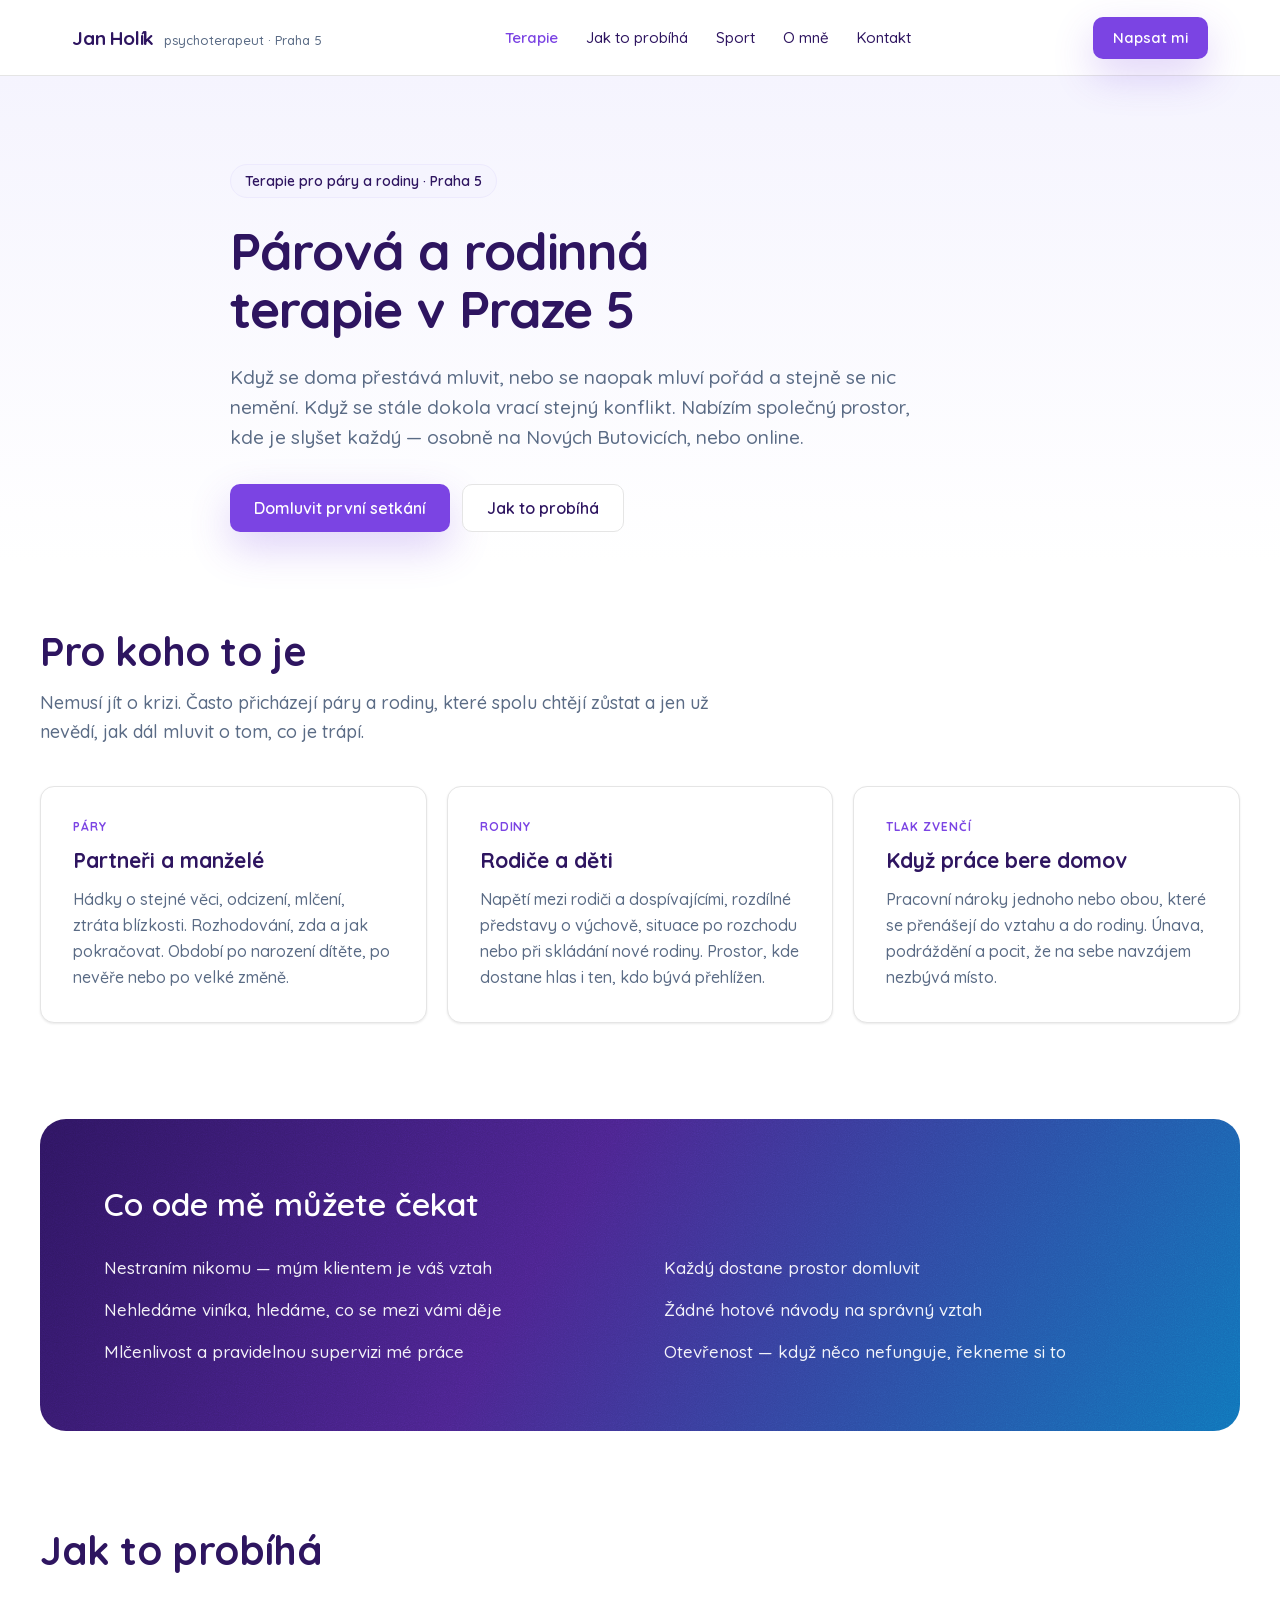
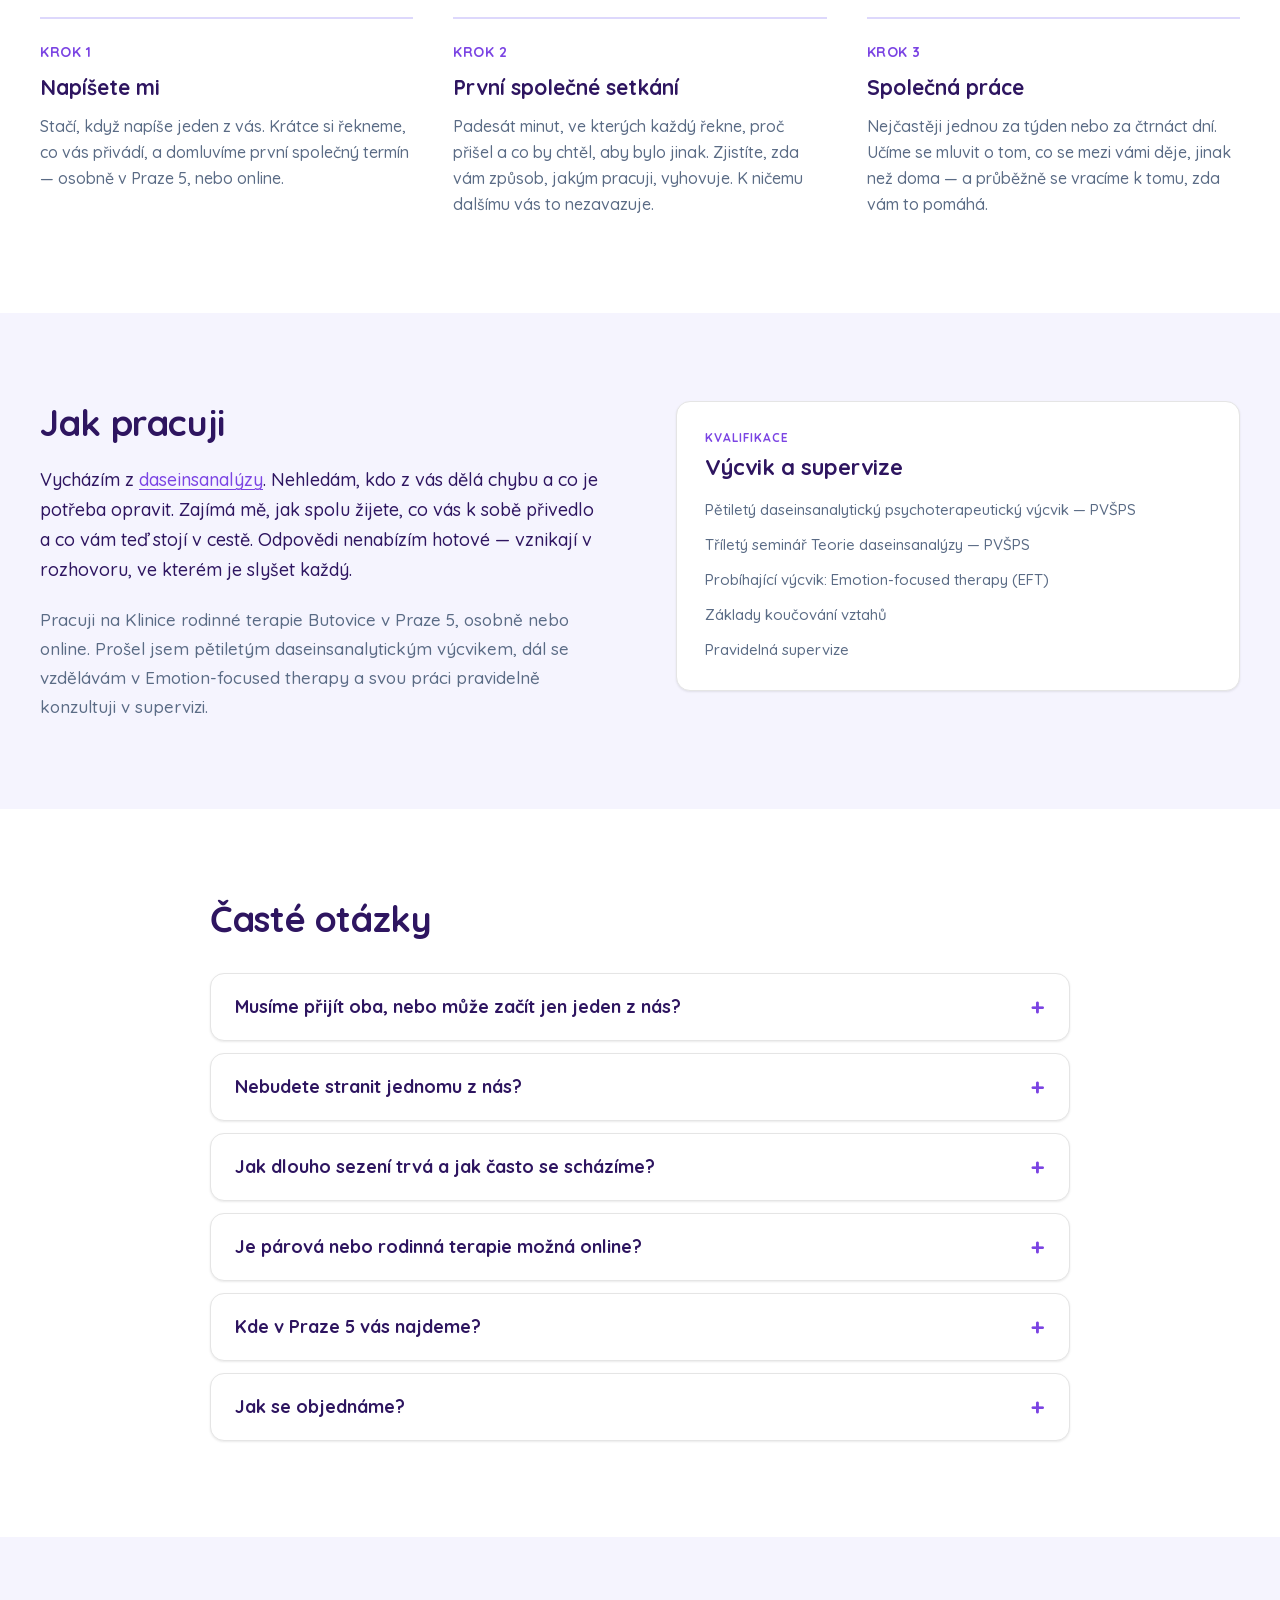
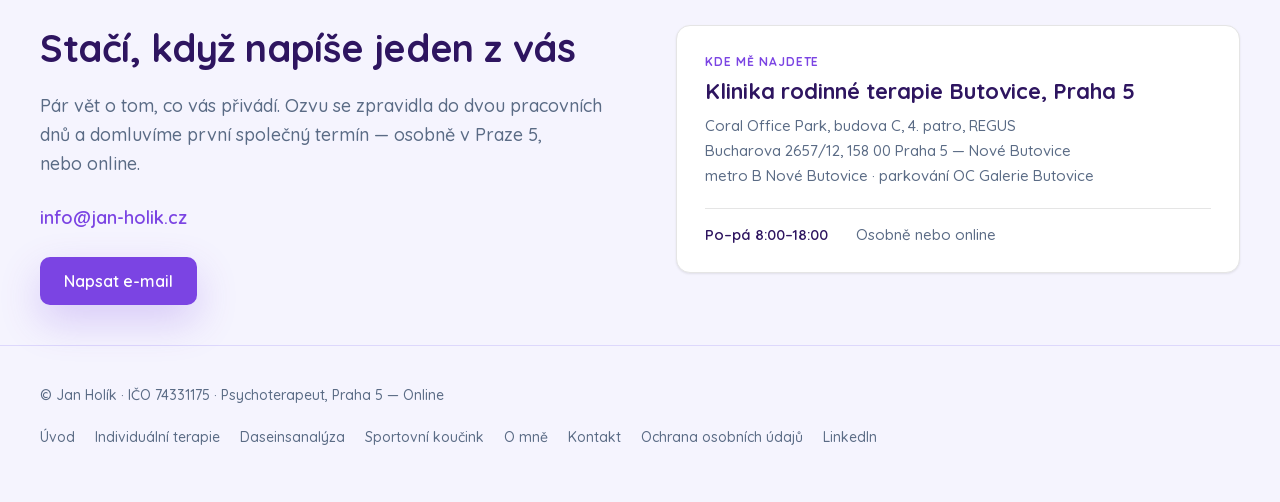
<file: parova-a-rodinna-terapie.html>
<!DOCTYPE html>
<html lang="cs">
<head>
<meta charset="utf-8">
<meta name="viewport" content="width=device-width, initial-scale=1">

<title>Párová a rodinná terapie Praha 5 — Bc. Jan Holík, Nové Butovice</title>
<meta name="description" content="Párová terapie a rodinná terapie v Praze 5 u metra Nové Butovice, nebo online. Když se doma přestává mluvit nebo se vrací stejný konflikt. Společný prostor, kde je slyšet každý.">
<link rel="canonical" href="https://www.jan-holik.cz/parova-a-rodinna-terapie">
<meta name="robots" content="index, follow, max-image-preview:large, max-snippet:-1, max-video-preview:-1">
<meta name="author" content="Bc. Jan Holík">
<meta name="theme-color" content="#2E1560">

<!-- Open Graph -->
<meta property="og:type" content="website">
<meta property="og:locale" content="cs_CZ">
<meta property="og:site_name" content="Bc. Jan Holík — psychoterapeut, Praha 5">
<meta property="og:url" content="https://www.jan-holik.cz/parova-a-rodinna-terapie">
<meta property="og:title" content="Párová a rodinná terapie Praha 5 — Bc. Jan Holík">
<meta property="og:description" content="Párová a rodinná terapie v Praze 5 u metra Nové Butovice, nebo online. Když se doma přestává mluvit nebo se vrací stejný konflikt.">
<meta property="og:image" content="https://www.jan-holik.cz/assets/og-image.jpg">
<meta property="og:image:type" content="image/jpeg">
<meta property="og:image:width" content="1200">
<meta property="og:image:height" content="630">
<meta property="og:image:alt" content="Bc. Jan Holík — psychoterapeut, Praha 5">

<!-- X / Twitter -->
<meta name="twitter:card" content="summary_large_image">
<meta name="twitter:title" content="Párová a rodinná terapie Praha 5 — Bc. Jan Holík">
<meta name="twitter:description" content="Párová a rodinná terapie v Praze 5 u metra Nové Butovice, nebo online. Společný prostor, kde je slyšet každý.">
<meta name="twitter:image" content="https://www.jan-holik.cz/assets/og-image.jpg">
<meta name="twitter:image:alt" content="Bc. Jan Holík — psychoterapeut, Praha 5">

<!-- Ikony -->
<link rel="icon" href="/favicon.ico" sizes="32x32">
<link rel="icon" href="/favicon.svg" type="image/svg+xml">
<link rel="apple-touch-icon" href="/apple-touch-icon.png">

<link rel="preload" href="/fonts/quicksand-latin.woff2" as="font" type="font/woff2" crossorigin>
<link rel="preload" href="/fonts/quicksand-latin-ext.woff2" as="font" type="font/woff2" crossorigin>

<link rel="stylesheet" href="/css/styles.css">
<script src="/js/nav.js" defer></script>

<script type="application/ld+json">
{
  "@context": "https://schema.org",
  "@graph": [
    {
      "@type": "WebPage",
      "@id": "https://www.jan-holik.cz/parova-a-rodinna-terapie#webpage",
      "url": "https://www.jan-holik.cz/parova-a-rodinna-terapie",
      "name": "Párová a rodinná terapie Praha 5 — Bc. Jan Holík, Nové Butovice",
      "description": "Párová terapie a rodinná terapie v Praze 5 u metra Nové Butovice, nebo online. Když se doma přestává mluvit nebo se vrací stejný konflikt.",
      "isPartOf": { "@id": "https://www.jan-holik.cz/#website" },
      "about": { "@id": "https://www.jan-holik.cz/parova-a-rodinna-terapie#service" },
      "breadcrumb": { "@id": "https://www.jan-holik.cz/parova-a-rodinna-terapie#breadcrumb" },
      "inLanguage": "cs-CZ"
    },
    {
      "@type": "BreadcrumbList",
      "@id": "https://www.jan-holik.cz/parova-a-rodinna-terapie#breadcrumb",
      "itemListElement": [
        { "@type": "ListItem", "position": 1, "name": "Úvod", "item": "https://www.jan-holik.cz/" },
        { "@type": "ListItem", "position": 2, "name": "Párová a rodinná terapie" }
      ]
    },
    {
      "@type": "Service",
      "@id": "https://www.jan-holik.cz/parova-a-rodinna-terapie#service",
      "name": "Párová a rodinná terapie",
      "serviceType": "Párová a rodinná terapie",
      "description": "Terapie pro páry a rodiny, kde se přestává mluvit nebo se stále dokola vrací stejný konflikt. Společný prostor, kde je slyšet každý. Osobně v Praze 5 na Nových Butovicích, nebo online.",
      "url": "https://www.jan-holik.cz/parova-a-rodinna-terapie",
      "provider": { "@id": "https://www.jan-holik.cz/#praxe" },
      "areaServed": [
        { "@type": "Place", "name": "Praha 5" },
        { "@type": "Place", "name": "Nové Butovice" },
        { "@type": "City", "name": "Praha" },
        { "@type": "Country", "name": "Česko" }
      ],
      "audience": [
        { "@type": "Audience", "audienceType": "Páry" },
        { "@type": "Audience", "audienceType": "Rodiny" }
      ],
      "availableChannel": [
        {
          "@type": "ServiceChannel",
          "name": "Osobní setkání",
          "serviceLocation": {
            "@type": "Place",
            "name": "Klinika rodinné terapie Butovice",
            "address": {
              "@type": "PostalAddress",
              "streetAddress": "Bucharova 2657/12",
              "addressLocality": "Praha 5 — Nové Butovice",
              "postalCode": "158 00",
              "addressCountry": "CZ"
            }
          }
        },
        { "@type": "ServiceChannel", "name": "Online setkání", "serviceUrl": "https://www.jan-holik.cz/parova-a-rodinna-terapie#kontakt" }
      ]
    },
    {
      "@type": "FAQPage",
      "@id": "https://www.jan-holik.cz/parova-a-rodinna-terapie#faq",
      "mainEntity": [
        {
          "@type": "Question",
          "name": "Musíme přijít oba, nebo může začít jen jeden z nás?",
          "acceptedAnswer": { "@type": "Answer", "text": "Párová terapie má smysl, když přijdete oba. Pokud partner nebo partnerka zatím nechce, můžete začít individuálně a k párové práci se vrátit později. Domluvíme se na prvním setkání." }
        },
        {
          "@type": "Question",
          "name": "Nebudete stranit jednomu z nás?",
          "acceptedAnswer": { "@type": "Answer", "text": "Ne. Mým klientem je váš vztah, ne jeden z vás. Dbám na to, aby v místnosti bylo slyšet každého a aby nikdo neodcházel s pocitem, že byl souzen." }
        },
        {
          "@type": "Question",
          "name": "Jak dlouho sezení trvá a jak často se scházíme?",
          "acceptedAnswer": { "@type": "Answer", "text": "Sezení trvá 50 minut. Tempo i frekvenci nastavíme společně, nejčastěji se scházíme jednou za týden nebo jednou za čtrnáct dní." }
        },
        {
          "@type": "Question",
          "name": "Je párová nebo rodinná terapie možná online?",
          "acceptedAnswer": { "@type": "Answer", "text": "Ano. Scházíme se osobně na Klinice rodinné terapie Butovice v Praze 5, nebo online přes videohovor. Obě formy jde kombinovat." }
        },
        {
          "@type": "Question",
          "name": "Kde v Praze 5 vás najdeme?",
          "acceptedAnswer": { "@type": "Answer", "text": "Na Klinice rodinné terapie Butovice, Bucharova 2657/12, Praha 5 — Nové Butovice (Coral Office Park, budova C, 4. patro, REGUS). Metro B Nové Butovice, parkování v OC Galerie Butovice." }
        },
        {
          "@type": "Question",
          "name": "Jak se objednáme?",
          "acceptedAnswer": { "@type": "Answer", "text": "Napište mi na info@jan-holik.cz pár vět o tom, co vás přivádí. Ozvu se zpravidla do dvou pracovních dnů a domluvíme první termín." }
        }
      ]
    }
  ]
}
</script>
</head>
<body>

<a href="#obsah" class="skip-link">Přeskočit na obsah</a>

<header class="site-header">
  <div class="wrap">
    <a href="/" class="brand">
      <strong>Jan Holík</strong>
      <span>psychoterapeut · Praha 5</span>
    </a>
    <nav class="main-nav" id="hlavni-nav" aria-label="Hlavní navigace">
      <a href="/#sluzby" class="is-active">Terapie</a>
      <a href="/#jak">Jak to probíhá</a>
      <a href="/sportovni-koucink">Sport</a>
      <a href="/#o-mne">O mně</a>
      <a href="#kontakt">Kontakt</a>
    </nav>
    <a href="#kontakt" class="btn btn--primary btn--sm">Napsat mi</a>
    <button class="nav-toggle" type="button" aria-expanded="false" aria-controls="hlavni-nav" aria-label="Otevřít menu">
      <svg class="icon-menu" viewBox="0 0 24 24" fill="none" stroke="currentColor" stroke-width="2" stroke-linecap="round" aria-hidden="true"><path d="M4 7h16M4 12h16M4 17h16"/></svg>
      <svg class="icon-close" viewBox="0 0 24 24" fill="none" stroke="currentColor" stroke-width="2" stroke-linecap="round" aria-hidden="true"><path d="M6 6l12 12M18 6L6 18"/></svg>
    </button>
  </div>
</header>

<main id="obsah">

<section style="padding: 88px 32px 96px; background: linear-gradient(180deg, var(--purple-50) 0%, #fff 88%)">
  <div class="wrap" style="max-width: 820px; display: flex; flex-direction: column; align-items: flex-start; gap: 24px">
    <span class="eyebrow">Terapie pro páry a rodiny · Praha 5</span>
    <h1 class="r-h1" style="margin: 0; font-size: 52px; line-height: 58px; font-weight: 700; letter-spacing: -0.02em; text-wrap: balance">Párová a rodinná terapie v Praze 5</h1>
    <p style="margin: 0; max-width: 680px; font-size: 19px; line-height: 30px; font-weight: 500; color: var(--slate-500); text-wrap: pretty">Když se doma přestává mluvit, nebo se naopak mluví pořád a stejně se nic nemění. Když se stále dokola vrací stejný konflikt. Nabízím společný prostor, kde je slyšet každý — osobně na Nových Butovicích, nebo online.</p>
    <div style="display: flex; flex-wrap: wrap; gap: 12px; margin-top: 8px">
      <a href="#kontakt" class="btn btn--primary">Domluvit první setkání</a>
      <a href="#jak" class="btn btn--secondary">Jak to probíhá</a>
    </div>
  </div>
</section>

<section style="padding: 0 32px 96px">
  <div class="wrap" style="display: flex; flex-direction: column; gap: 40px">
    <div style="display: flex; flex-direction: column; gap: 14px; max-width: 720px">
      <h2 class="r-h2" style="margin: 0; font-size: 40px; line-height: 46px; font-weight: 700; letter-spacing: -0.01em">Pro koho to je</h2>
      <p style="margin: 0; font-size: 18px; line-height: 29px; font-weight: 500; color: var(--slate-500); text-wrap: pretty">Nemusí jít o krizi. Často přicházejí páry a rodiny, které spolu chtějí zůstat a jen už nevědí, jak dál mluvit o tom, co je trápí.</p>
    </div>
    <div class="grid-3" style="display: grid; grid-template-columns: repeat(3, 1fr); gap: 20px">
      <div class="card" style="padding: 32px">
        <div style="display: flex; flex-direction: column; gap: 12px">
          <span class="eyebrow-label" style="color: var(--purple-600)">Páry</span>
          <h3 style="margin: 0; font-size: 21px; line-height: 28px; font-weight: 700">Partneři a manželé</h3>
          <p style="margin: 0; font-size: 16px; line-height: 26px; font-weight: 500; color: var(--slate-500); text-wrap: pretty">Hádky o stejné věci, odcizení, mlčení, ztráta blízkosti. Rozhodování, zda a jak pokračovat. Období po narození dítěte, po nevěře nebo po velké změně.</p>
        </div>
      </div>
      <div class="card" style="padding: 32px">
        <div style="display: flex; flex-direction: column; gap: 12px">
          <span class="eyebrow-label" style="color: var(--purple-600)">Rodiny</span>
          <h3 style="margin: 0; font-size: 21px; line-height: 28px; font-weight: 700">Rodiče a děti</h3>
          <p style="margin: 0; font-size: 16px; line-height: 26px; font-weight: 500; color: var(--slate-500); text-wrap: pretty">Napětí mezi rodiči a dospívajícími, rozdílné představy o výchově, situace po rozchodu nebo při skládání nové rodiny. Prostor, kde dostane hlas i ten, kdo bývá přehlížen.</p>
        </div>
      </div>
      <div class="card" style="padding: 32px">
        <div style="display: flex; flex-direction: column; gap: 12px">
          <span class="eyebrow-label" style="color: var(--purple-600)">Tlak zvenčí</span>
          <h3 style="margin: 0; font-size: 21px; line-height: 28px; font-weight: 700">Když práce bere domov</h3>
          <p style="margin: 0; font-size: 16px; line-height: 26px; font-weight: 500; color: var(--slate-500); text-wrap: pretty">Pracovní nároky jednoho nebo obou, které se přenášejí do vztahu a do rodiny. Únava, podráždění a pocit, že na sebe navzájem nezbývá místo.</p>
        </div>
      </div>
    </div>
  </div>
</section>

<section style="padding: 0 32px 96px">
  <div class="quote-band wrap" style="padding: 64px">
    <div class="quote-band__texture"></div>
    <div style="position: relative; display: flex; flex-direction: column; gap: 28px">
      <h2 class="r-h2" style="margin: 0; max-width: 760px; font-size: 32px; line-height: 42px; font-weight: 600; color: #fff; text-wrap: pretty">Co ode mě můžete čekat</h2>
      <div class="grid-2" style="display: grid; grid-template-columns: 1fr 1fr; gap: 12px 48px; font-size: 17px; line-height: 30px; font-weight: 500; color: rgba(255,255,255,0.94)">
        <span>Nestraním nikomu — mým klientem je váš vztah</span>
        <span>Každý dostane prostor domluvit</span>
        <span>Nehledáme viníka, hledáme, co se mezi vámi děje</span>
        <span>Žádné hotové návody na správný vztah</span>
        <span>Mlčenlivost a pravidelnou supervizi mé práce</span>
        <span>Otevřenost — když něco nefunguje, řekneme si to</span>
      </div>
    </div>
  </div>
</section>

<section id="jak" style="padding: 0 32px 96px">
  <div class="wrap" style="display: flex; flex-direction: column; gap: 44px">
    <h2 class="r-h2" style="margin: 0; font-size: 40px; line-height: 46px; font-weight: 700; letter-spacing: -0.01em">Jak to probíhá</h2>
    <div class="grid-3" style="display: grid; grid-template-columns: repeat(3, 1fr); gap: 40px">
      <div class="step">
        <span class="step-label">Krok 1</span>
        <h3 style="margin: 0; font-size: 21px; line-height: 28px; font-weight: 700">Napíšete mi</h3>
        <p style="margin: 0; font-size: 16px; line-height: 26px; font-weight: 500; color: var(--slate-500); text-wrap: pretty">Stačí, když napíše jeden z vás. Krátce si řekneme, co vás přivádí, a domluvíme první společný termín — osobně v Praze 5, nebo online.</p>
      </div>
      <div class="step">
        <span class="step-label">Krok 2</span>
        <h3 style="margin: 0; font-size: 21px; line-height: 28px; font-weight: 700">První společné setkání</h3>
        <p style="margin: 0; font-size: 16px; line-height: 26px; font-weight: 500; color: var(--slate-500); text-wrap: pretty">Padesát minut, ve kterých každý řekne, proč přišel a co by chtěl, aby bylo jinak. Zjistíte, zda vám způsob, jakým pracuji, vyhovuje. K ničemu dalšímu vás to nezavazuje.</p>
      </div>
      <div class="step">
        <span class="step-label">Krok 3</span>
        <h3 style="margin: 0; font-size: 21px; line-height: 28px; font-weight: 700">Společná práce</h3>
        <p style="margin: 0; font-size: 16px; line-height: 26px; font-weight: 500; color: var(--slate-500); text-wrap: pretty">Nejčastěji jednou za týden nebo za čtrnáct dní. Učíme se mluvit o tom, co se mezi vámi děje, jinak než doma — a průběžně se vracíme k tomu, zda vám to pomáhá.</p>
      </div>
    </div>
  </div>
</section>

<section style="padding: 88px 32px; background: var(--purple-50)">
  <div class="wrap split" style="display: grid; grid-template-columns: 1fr 1fr; gap: 72px; align-items: start">
    <div style="display: flex; flex-direction: column; gap: 20px">
      <h2 class="r-h2" style="margin: 0; font-size: 36px; line-height: 44px; font-weight: 700; letter-spacing: -0.01em">Jak pracuji</h2>
      <p style="margin: 0; font-size: 18px; line-height: 30px; font-weight: 500; text-wrap: pretty">Vycházím z <a href="/daseinsanalyza">daseinsanalýzy</a>. Nehledám, kdo z vás dělá chybu a co je potřeba opravit. Zajímá mě, jak spolu žijete, co vás k sobě přivedlo a co vám teď stojí v cestě. Odpovědi nenabízím hotové — vznikají v rozhovoru, ve kterém je slyšet každý.</p>
      <p style="margin: 0; font-size: 17px; line-height: 29px; font-weight: 500; color: var(--slate-500); text-wrap: pretty">Pracuji na Klinice rodinné terapie Butovice v Praze 5, osobně nebo online. Prošel jsem pětiletým daseinsanalytickým výcvikem, dál se vzdělávám v Emotion-focused therapy a svou práci pravidelně konzultuji v supervizi.</p>
    </div>
    <div class="card" style="padding: 28px">
      <div style="display: flex; flex-direction: column; gap: 8px">
        <span class="eyebrow-label" style="color: var(--purple-600)">Kvalifikace</span>
        <h3 style="margin: 0; font-size: 22px; font-weight: 700">Výcvik a supervize</h3>
        <ul style="margin: 8px 0 0; padding: 0; list-style: none; display: flex; flex-direction: column; gap: 10px; font-size: 15px; line-height: 25px; font-weight: 500; color: var(--slate-500)">
          <li>Pětiletý daseinsanalytický psychoterapeutický výcvik — PVŠPS</li>
          <li>Tříletý seminář Teorie daseinsanalýzy — PVŠPS</li>
          <li>Probíhající výcvik: Emotion-focused therapy (EFT)</li>
          <li>Základy koučování vztahů</li>
          <li>Pravidelná supervize</li>
        </ul>
      </div>
    </div>
  </div>
</section>

<section style="padding: 88px 32px 96px">
  <div class="wrap" style="max-width: 860px; display: flex; flex-direction: column; gap: 32px">
    <h2 class="r-h2" style="margin: 0; font-size: 36px; line-height: 44px; font-weight: 700; letter-spacing: -0.01em">Časté otázky</h2>
    <div class="faq">
      <details>
        <summary>Musíme přijít oba, nebo může začít jen jeden z nás?</summary>
        <div><p>Párová terapie má smysl, když přijdete oba. Pokud partner nebo partnerka zatím nechce, můžete začít <a href="/individualni-psychoterapie">individuálně</a> a k párové práci se vrátit později. Domluvíme se na prvním setkání.</p></div>
      </details>
      <details>
        <summary>Nebudete stranit jednomu z nás?</summary>
        <div><p>Ne. Mým klientem je váš vztah, ne jeden z vás. Dbám na to, aby v místnosti bylo slyšet každého a aby nikdo neodcházel s pocitem, že byl souzen.</p></div>
      </details>
      <details>
        <summary>Jak dlouho sezení trvá a jak často se scházíme?</summary>
        <div><p>Sezení trvá 50 minut. Tempo i frekvenci nastavíme společně — nejčastěji se scházíme jednou za týden nebo jednou za čtrnáct dní.</p></div>
      </details>
      <details>
        <summary>Je párová nebo rodinná terapie možná online?</summary>
        <div><p>Ano. Scházíme se osobně na Klinice rodinné terapie Butovice v Praze 5, nebo online přes videohovor. Obě formy jde kombinovat, třeba když je jeden z vás na cestách.</p></div>
      </details>
      <details>
        <summary>Kde v Praze 5 vás najdeme?</summary>
        <div><p>Na Klinice rodinné terapie Butovice, Bucharova 2657/12, Praha 5 — Nové Butovice (Coral Office Park, budova C, 4. patro, REGUS). Pár minut od metra B Nové Butovice, autem s parkováním v OC Galerie Butovice. Dobře dostupné ze Stodůlek, Lužin, Hůrky, Jinonic, Zličína i Smíchova.</p></div>
      </details>
      <details>
        <summary>Jak se objednáme?</summary>
        <div><p>Napište mi na <a href="mailto:info@jan-holik.cz">info@jan-holik.cz</a> pár vět o tom, co vás přivádí. Ozvu se zpravidla do dvou pracovních dnů a domluvíme první termín. Platit můžete QR kódem nebo na fakturu.</p></div>
      </details>
    </div>
  </div>
</section>

<section id="kontakt" style="padding: 88px 32px 40px; background: var(--purple-50)">
  <div class="wrap split" style="display: grid; grid-template-columns: 1fr 1fr; gap: 72px; align-items: start">
    <div style="display: flex; flex-direction: column; align-items: flex-start; gap: 20px">
      <h2 class="r-h2" style="margin: 0; font-size: 38px; line-height: 46px; font-weight: 700; letter-spacing: -0.01em; text-wrap: balance">Stačí, když napíše jeden z vás</h2>
      <p style="margin: 0; font-size: 18px; line-height: 29px; font-weight: 500; color: var(--slate-500); text-wrap: pretty">Pár vět o tom, co vás přivádí. Ozvu se zpravidla do dvou pracovních dnů a domluvíme první společný termín — osobně v Praze 5, nebo online.</p>
      <div style="display: flex; flex-direction: column; gap: 10px; margin-top: 8px">
        <a href="mailto:info@jan-holik.cz" class="email-link">info@jan-holik.cz</a>
      </div>
      <a href="mailto:info@jan-holik.cz" class="btn btn--primary" style="margin-top: 8px">Napsat e-mail</a>
    </div>
    <div class="card" style="padding: 28px">
      <div style="display: flex; flex-direction: column; gap: 8px">
        <span class="eyebrow-label" style="color: var(--purple-600)">Kde mě najdete</span>
        <h3 style="margin: 0; font-size: 22px; font-weight: 700">Klinika rodinné terapie Butovice, Praha 5</h3>
        <p style="margin: 0; font-size: 15px; line-height: 25px; font-weight: 500; color: var(--slate-500)">Coral Office Park, budova C, 4. patro, REGUS<br>Bucharova 2657/12, 158 00 Praha 5 — Nové Butovice<br>metro B Nové Butovice · parkování OC Galerie Butovice</p>
        <div style="display: flex; flex-wrap: wrap; gap: 28px; margin-top: 12px; padding-top: 16px; border-top: 1px solid var(--neutral-200); font-size: 15px; font-weight: 600">
          <span>Po–pá 8:00–18:00</span>
          <span style="color: var(--slate-500); font-weight: 500">Osobně nebo online</span>
        </div>
      </div>
    </div>
  </div>
</section>

</main>

<footer class="site-footer">
  <div class="wrap">
    <span>© Jan Holík · IČO 74331175 · Psychoterapeut, Praha 5 — Online</span>
    <nav aria-label="Odkazy v zápatí">
      <a href="/">Úvod</a>
      <a href="/individualni-psychoterapie">Individuální terapie</a>
      <a href="/daseinsanalyza">Daseinsanalýza</a>
      <a href="/sportovni-koucink">Sportovní koučink</a>
      <a href="/#o-mne">O mně</a>
      <a href="#kontakt">Kontakt</a>
      <a href="/ochrana-osobnich-udaju">Ochrana osobních údajů</a>
      <a href="https://www.linkedin.com/in/jan-holik-81205424" rel="me noopener">LinkedIn</a>
    </nav>
  </div>
</footer>

</body>
</html>
</file>
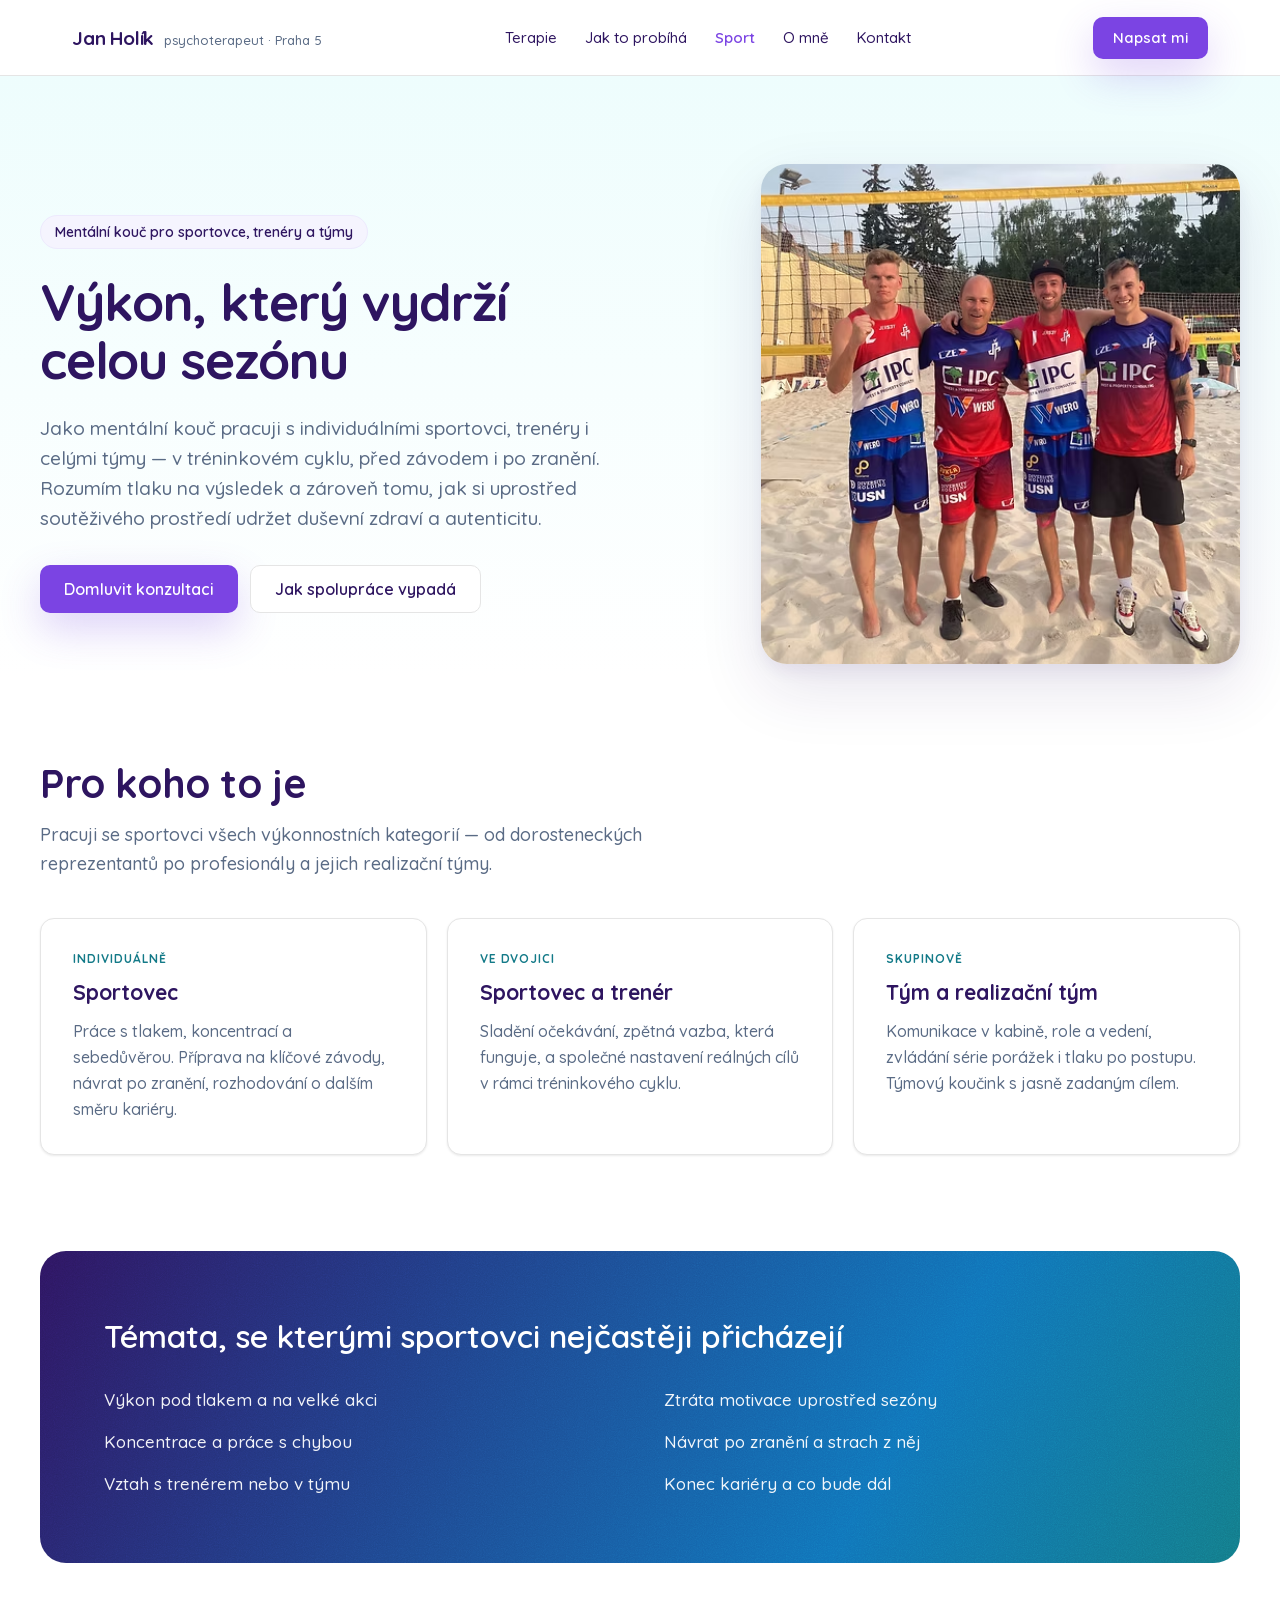
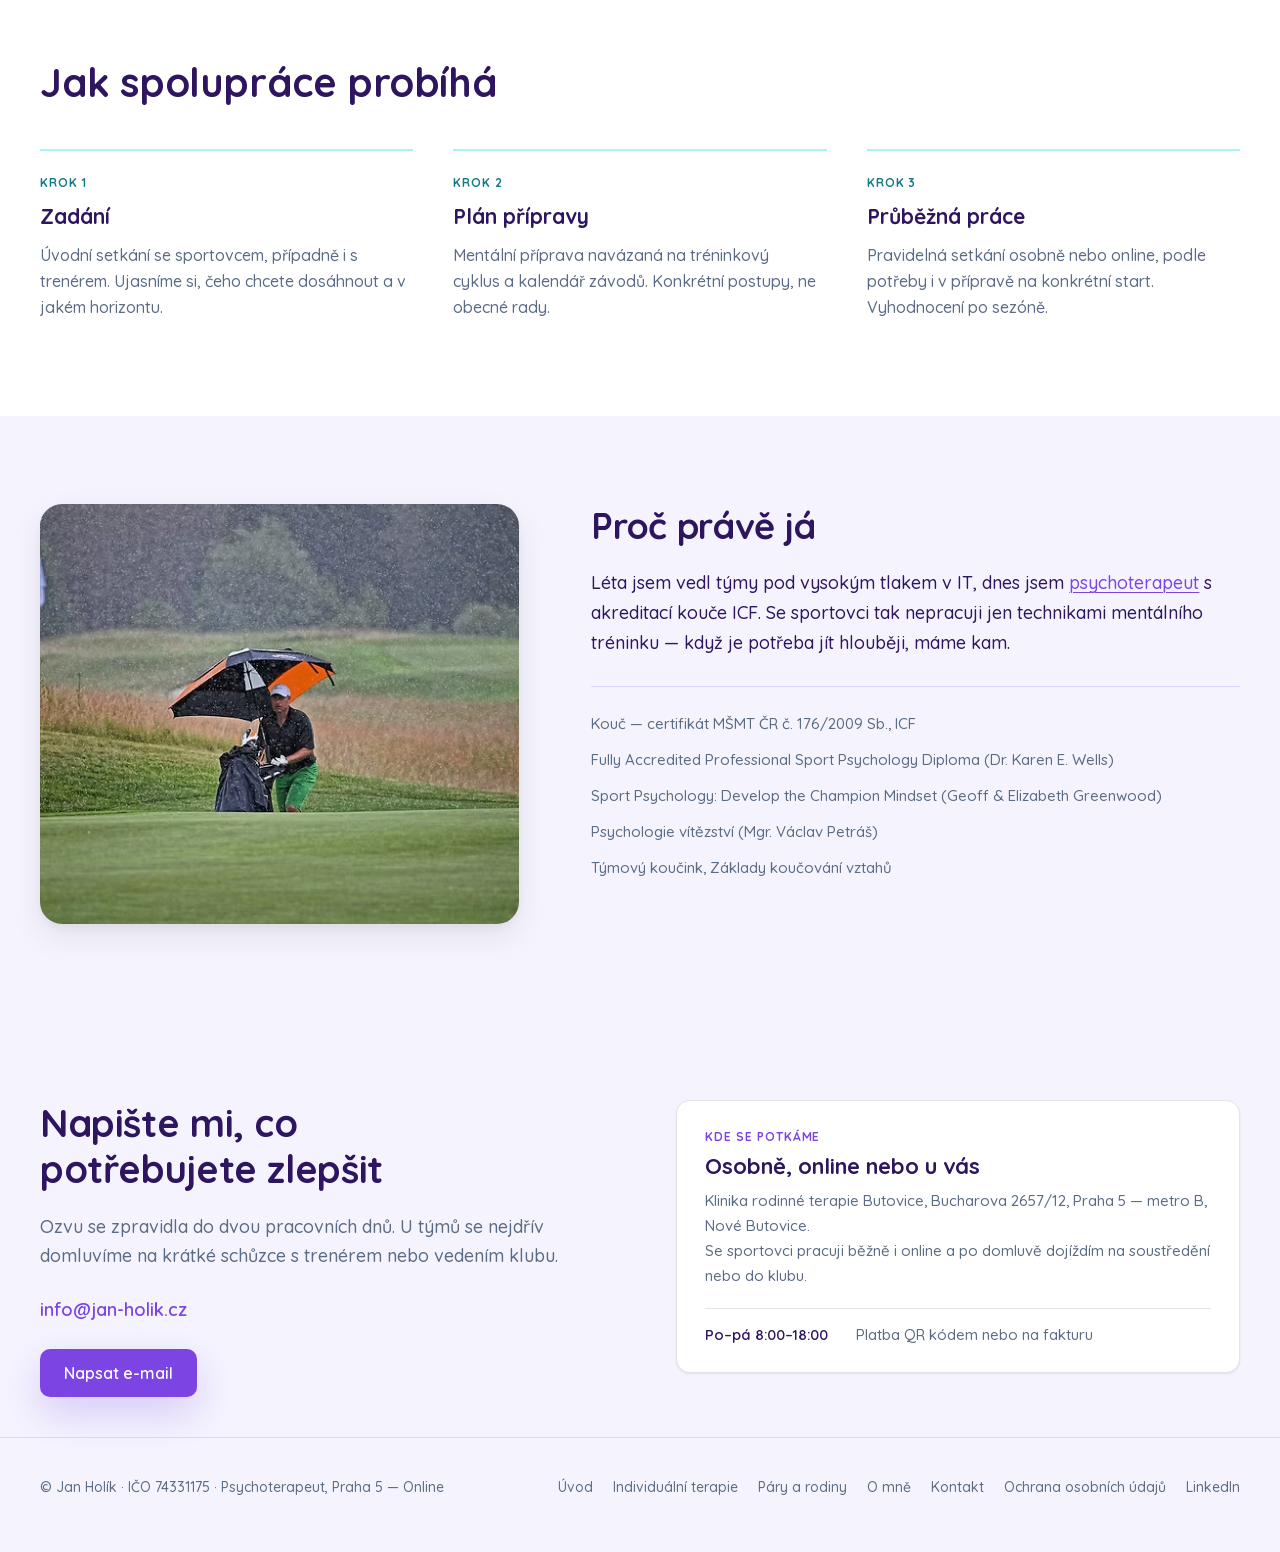
<file: sportovni-koucink.html>
<!DOCTYPE html>
<html lang="cs">
<head>
<meta charset="utf-8">
<meta name="viewport" content="width=device-width, initial-scale=1">

<title>Sportovní koučink a mentální kouč Praha — Bc. Jan Holík</title>
<meta name="description" content="Mentální kouč pro sportovce, trenéry a týmy. Mentální příprava v tréninkovém cyklu i v sezóně, práce s tlakem, koncentrací a návratem po zranění. Praha 5 nebo online. Bc. Jan Holík, kouč ICF a psychoterapeut.">
<link rel="canonical" href="https://www.jan-holik.cz/sportovni-koucink">
<meta name="robots" content="index, follow, max-image-preview:large, max-snippet:-1, max-video-preview:-1">
<meta name="author" content="Bc. Jan Holík">
<meta name="theme-color" content="#2E1560">

<!-- Open Graph (Facebook, LinkedIn, Messenger, WhatsApp) -->
<meta property="og:type" content="website">
<meta property="og:locale" content="cs_CZ">
<meta property="og:site_name" content="Bc. Jan Holík — psychoterapeut, Praha 5">
<meta property="og:url" content="https://www.jan-holik.cz/sportovni-koucink">
<meta property="og:title" content="Sportovní koučink a mentální kouč Praha — Bc. Jan Holík">
<meta property="og:description" content="Mentální příprava sportovců, trenérů a týmů v tréninkovém cyklu i v sezóně. Práce s tlakem, koncentrací a návratem po zranění.">
<meta property="og:image" content="https://www.jan-holik.cz/assets/og-image.jpg">
<meta property="og:image:type" content="image/jpeg">
<meta property="og:image:width" content="1200">
<meta property="og:image:height" content="630">
<meta property="og:image:alt" content="Bc. Jan Holík — psychoterapeut a kouč ICF, Praha">

<!-- X / Twitter -->
<meta name="twitter:card" content="summary_large_image">
<meta name="twitter:title" content="Sportovní koučink a mentální kouč Praha — Bc. Jan Holík">
<meta name="twitter:description" content="Mentální příprava sportovců, trenérů a týmů v tréninkovém cyklu i v sezóně. Práce s tlakem, koncentrací a návratem po zranění.">
<meta name="twitter:image" content="https://www.jan-holik.cz/assets/og-image.jpg">
<meta name="twitter:image:alt" content="Bc. Jan Holík — psychoterapeut a kouč ICF, Praha">

<!-- Ikony -->
<link rel="icon" href="/favicon.ico" sizes="32x32">
<link rel="icon" href="/favicon.svg" type="image/svg+xml">
<link rel="apple-touch-icon" href="/apple-touch-icon.png">

<!-- Fonty se hostují na této doméně (viz @font-face v styles.css), takže
     načtení stránky neposílá žádný požadavek na Google ani jinou třetí stranu.
     Quicksand je hlavní písmo, proto se přednačítá; latin-ext nese českou diakritiku. -->
<link rel="preload" href="/fonts/quicksand-latin.woff2" as="font" type="font/woff2" crossorigin>
<link rel="preload" href="/fonts/quicksand-latin-ext.woff2" as="font" type="font/woff2" crossorigin>

<link rel="stylesheet" href="/css/styles.css">
<script src="/js/nav.js" defer></script>
<link rel="preload" as="image" href="/assets/beach.avif" type="image/avif" fetchpriority="high">

<script type="application/ld+json">
{
  "@context": "https://schema.org",
  "@graph": [
    {
      "@type": "WebPage",
      "@id": "https://www.jan-holik.cz/sportovni-koucink#webpage",
      "url": "https://www.jan-holik.cz/sportovni-koucink",
      "name": "Sportovní koučink a mentální kouč Praha — Bc. Jan Holík",
      "description": "Mentální příprava sportovců, trenérů a týmů v tréninkovém cyklu i v sezóně. Práce s tlakem, koncentrací a návratem po zranění.",
      "isPartOf": { "@id": "https://www.jan-holik.cz/#website" },
      "about": { "@id": "https://www.jan-holik.cz/sportovni-koucink#service" },
      "breadcrumb": { "@id": "https://www.jan-holik.cz/sportovni-koucink#breadcrumb" },
      "inLanguage": "cs-CZ"
    },
    {
      "@type": "BreadcrumbList",
      "@id": "https://www.jan-holik.cz/sportovni-koucink#breadcrumb",
      "itemListElement": [
        { "@type": "ListItem", "position": 1, "name": "Úvod", "item": "https://www.jan-holik.cz/" },
        { "@type": "ListItem", "position": 2, "name": "Sportovní koučink" }
      ]
    },
    {
      "@type": "Person",
      "@id": "https://www.jan-holik.cz/#person",
      "name": "Jan Holík",
      "honorificPrefix": "Bc.",
      "jobTitle": ["Psychoterapeut", "Kouč ICF", "Sportovní kouč"],
      "url": "https://www.jan-holik.cz/",
      "email": "info@jan-holik.cz",
      "sameAs": ["https://www.linkedin.com/in/jan-holik-81205424"],
      "knowsAbout": [
        "Sportovní psychologie",
        "Mentální příprava sportovců",
        "Výkon pod tlakem",
        "Koncentrace ve sportu",
        "Návrat po zranění",
        "Týmový koučink",
        "Ukončení sportovní kariéry"
      ],
      "hasCredential": [
        { "@type": "EducationalOccupationalCredential", "name": "Kouč — certifikát MŠMT ČR č. 176/2009 Sb., ICF", "credentialCategory": "Certifikát" },
        { "@type": "EducationalOccupationalCredential", "name": "Fully Accredited Professional Sport Psychology Diploma (Dr. Karen E. Wells)", "credentialCategory": "Diplom" },
        { "@type": "EducationalOccupationalCredential", "name": "Sport Psychology: Develop the Champion Mindset (Geoff & Elizabeth Greenwood)", "credentialCategory": "Kurz" },
        { "@type": "EducationalOccupationalCredential", "name": "Psychologie vítězství (Mgr. Václav Petráš)", "credentialCategory": "Kurz" },
        { "@type": "EducationalOccupationalCredential", "name": "Týmový koučink, Základy koučování vztahů", "credentialCategory": "Kurz" }
      ]
    },
    {
      "@type": "Service",
      "@id": "https://www.jan-holik.cz/sportovni-koucink#service",
      "name": "Sportovní koučink a mentální příprava",
      "serviceType": "Sportovní koučink a mentální příprava",
      "description": "Mentální příprava individuálních sportovců, trenérů a celých týmů — v tréninkovém cyklu, před závodem i po zranění. Osobně v Praze, online, nebo přímo v klubu či na soustředění.",
      "url": "https://www.jan-holik.cz/sportovni-koucink",
      "provider": { "@id": "https://www.jan-holik.cz/#person" },
      "areaServed": [
        { "@type": "City", "name": "Praha" },
        { "@type": "Country", "name": "Česko" }
      ],
      "availableChannel": [
        {
          "@type": "ServiceChannel",
          "name": "Osobní konzultace",
          "serviceLocation": {
            "@type": "Place",
            "name": "Klinika rodinné terapie Butovice",
            "address": {
              "@type": "PostalAddress",
              "streetAddress": "Bucharova 2657/12",
              "addressLocality": "Praha",
              "postalCode": "158 00",
              "addressCountry": "CZ"
            }
          }
        },
        { "@type": "ServiceChannel", "name": "Online konzultace", "serviceUrl": "https://www.jan-holik.cz/sportovni-koucink#kontakt" }
      ],
      "audience": [
        { "@type": "Audience", "audienceType": "Individuální sportovci" },
        { "@type": "Audience", "audienceType": "Trenéři" },
        { "@type": "Audience", "audienceType": "Sportovní týmy a realizační týmy" }
      ],
      "hasOfferCatalog": {
        "@type": "OfferCatalog",
        "name": "Formy spolupráce",
        "itemListElement": [
          { "@type": "Offer", "itemOffered": { "@type": "Service", "name": "Sportovec — individuálně", "description": "Práce s tlakem, koncentrací a sebedůvěrou. Příprava na klíčové závody, návrat po zranění, rozhodování o dalším směru kariéry." } },
          { "@type": "Offer", "itemOffered": { "@type": "Service", "name": "Sportovec a trenér", "description": "Sladění očekávání, zpětná vazba, která funguje, a společné nastavení reálných cílů v rámci tréninkového cyklu." } },
          { "@type": "Offer", "itemOffered": { "@type": "Service", "name": "Tým a realizační tým", "description": "Komunikace v kabině, role a vedení, zvládání série porážek i tlaku po postupu. Týmový koučink s jasně zadaným cílem." } }
        ]
      }
    }
  ]
}
</script>
</head>
<body>

<a href="#obsah" class="skip-link">Přeskočit na obsah</a>

<header class="site-header">
  <div class="wrap">
    <a href="/" class="brand">
      <strong>Jan Holík</strong>
      <span>psychoterapeut · Praha 5</span>
    </a>
    <nav class="main-nav" id="hlavni-nav" aria-label="Hlavní navigace">
      <a href="/#sluzby">Terapie</a>
      <a href="/#jak">Jak to probíhá</a>
      <a href="/sportovni-koucink" class="is-active">Sport</a>
      <a href="/#o-mne">O mně</a>
      <a href="#kontakt">Kontakt</a>
    </nav>
    <a href="#kontakt" class="btn btn--primary btn--sm">Napsat mi</a>
    <button class="nav-toggle" type="button" aria-expanded="false" aria-controls="hlavni-nav" aria-label="Otevřít menu">
      <svg class="icon-menu" viewBox="0 0 24 24" fill="none" stroke="currentColor" stroke-width="2" stroke-linecap="round" aria-hidden="true"><path d="M4 7h16M4 12h16M4 17h16"/></svg>
      <svg class="icon-close" viewBox="0 0 24 24" fill="none" stroke="currentColor" stroke-width="2" stroke-linecap="round" aria-hidden="true"><path d="M6 6l12 12M18 6L6 18"/></svg>
    </button>
  </div>
</header>

<main id="obsah">

<section style="padding: 88px 32px 96px; background: linear-gradient(180deg, var(--cyan-50) 0%, #fff 88%)">
  <div class="wrap split" style="display: grid; grid-template-columns: 1.15fr 0.85fr; gap: 72px; align-items: center">
    <div style="display: flex; flex-direction: column; align-items: flex-start; gap: 24px">
      <span class="eyebrow">Mentální kouč pro sportovce, trenéry a týmy</span>
      <h1 class="r-h1" style="margin: 0; font-size: 52px; line-height: 58px; font-weight: 700; letter-spacing: -0.02em; text-wrap: balance">Výkon, který vydrží celou sezónu</h1>
      <p style="margin: 0; max-width: 560px; font-size: 19px; line-height: 30px; font-weight: 500; color: var(--slate-500); text-wrap: pretty">Jako mentální kouč pracuji s individuálními sportovci, trenéry i celými týmy — v tréninkovém cyklu, před závodem i po zranění. Rozumím tlaku na výsledek a zároveň tomu, jak si uprostřed soutěživého prostředí udržet duševní zdraví a autenticitu.</p>
      <div style="display: flex; flex-wrap: wrap; gap: 12px; margin-top: 8px">
        <a href="#kontakt" class="btn btn--primary">Domluvit konzultaci</a>
        <a href="#jak" class="btn btn--secondary">Jak spolupráce vypadá</a>
      </div>
    </div>
    <div class="frame" style="position: relative; height: 500px; border-radius: 26px; overflow: hidden; box-shadow: var(--shadow-xl)">
      <img src="/assets/beach.avif" width="462" height="490" fetchpriority="high" decoding="async" alt="Bc. Jan Holík s beachvolejbalovým týmem na turnaji" style="width: 100%; height: 100%; object-fit: cover; display: block">
    </div>
  </div>
</section>

<section style="padding: 0 32px 96px">
  <div class="wrap" style="display: flex; flex-direction: column; gap: 40px">
    <div style="display: flex; flex-direction: column; gap: 14px; max-width: 720px">
      <h2 class="r-h2" style="margin: 0; font-size: 40px; line-height: 46px; font-weight: 700; letter-spacing: -0.01em">Pro koho to je</h2>
      <p style="margin: 0; font-size: 18px; line-height: 29px; font-weight: 500; color: var(--slate-500); text-wrap: pretty">Pracuji se sportovci všech výkonnostních kategorií — od dorosteneckých reprezentantů po profesionály a jejich realizační týmy.</p>
    </div>
    <div class="grid-3" style="display: grid; grid-template-columns: repeat(3, 1fr); gap: 20px">
      <div class="card" style="padding: 32px">
        <div style="display: flex; flex-direction: column; gap: 12px">
          <span class="eyebrow-label" style="color: var(--cyan-600)">Individuálně</span>
          <h3 style="margin: 0; font-size: 21px; line-height: 28px; font-weight: 700">Sportovec</h3>
          <p style="margin: 0; font-size: 16px; line-height: 26px; font-weight: 500; color: var(--slate-500); text-wrap: pretty">Práce s tlakem, koncentrací a sebedůvěrou. Příprava na klíčové závody, návrat po zranění, rozhodování o dalším směru kariéry.</p>
        </div>
      </div>
      <div class="card" style="padding: 32px">
        <div style="display: flex; flex-direction: column; gap: 12px">
          <span class="eyebrow-label" style="color: var(--cyan-600)">Ve dvojici</span>
          <h3 style="margin: 0; font-size: 21px; line-height: 28px; font-weight: 700">Sportovec a trenér</h3>
          <p style="margin: 0; font-size: 16px; line-height: 26px; font-weight: 500; color: var(--slate-500); text-wrap: pretty">Sladění očekávání, zpětná vazba, která funguje, a společné nastavení reálných cílů v rámci tréninkového cyklu.</p>
        </div>
      </div>
      <div class="card" style="padding: 32px">
        <div style="display: flex; flex-direction: column; gap: 12px">
          <span class="eyebrow-label" style="color: var(--cyan-600)">Skupinově</span>
          <h3 style="margin: 0; font-size: 21px; line-height: 28px; font-weight: 700">Tým a realizační tým</h3>
          <p style="margin: 0; font-size: 16px; line-height: 26px; font-weight: 500; color: var(--slate-500); text-wrap: pretty">Komunikace v kabině, role a vedení, zvládání série porážek i tlaku po postupu. Týmový koučink s jasně zadaným cílem.</p>
        </div>
      </div>
    </div>
  </div>
</section>

<section style="padding: 0 32px 96px">
  <div class="quote-band wrap" style="background: linear-gradient(120deg, var(--purple-950) 0%, var(--blue-600) 70%, var(--cyan-600) 100%); padding: 64px">
    <div class="quote-band__texture"></div>
    <div style="position: relative; display: flex; flex-direction: column; gap: 28px">
      <h2 class="r-h2" style="margin: 0; max-width: 760px; font-size: 32px; line-height: 42px; font-weight: 600; color: #fff; text-wrap: pretty">Témata, se kterými sportovci nejčastěji přicházejí</h2>
      <div class="grid-2" style="display: grid; grid-template-columns: 1fr 1fr; gap: 12px 48px; font-size: 17px; line-height: 30px; font-weight: 500; color: rgba(255,255,255,0.94)">
        <span>Výkon pod tlakem a na velké akci</span>
        <span>Ztráta motivace uprostřed sezóny</span>
        <span>Koncentrace a práce s chybou</span>
        <span>Návrat po zranění a strach z něj</span>
        <span>Vztah s trenérem nebo v týmu</span>
        <span>Konec kariéry a co bude dál</span>
      </div>
    </div>
  </div>
</section>

<section id="jak" style="padding: 0 32px 96px">
  <div class="wrap" style="display: flex; flex-direction: column; gap: 44px">
    <h2 class="r-h2" style="margin: 0; font-size: 40px; line-height: 46px; font-weight: 700; letter-spacing: -0.01em">Jak spolupráce probíhá</h2>
    <div class="grid-3" style="display: grid; grid-template-columns: repeat(3, 1fr); gap: 40px">
      <div class="step step--cyan">
        <span class="step-label">Krok 1</span>
        <h3 style="margin: 0; font-size: 21px; line-height: 28px; font-weight: 700">Zadání</h3>
        <p style="margin: 0; font-size: 16px; line-height: 26px; font-weight: 500; color: var(--slate-500); text-wrap: pretty">Úvodní setkání se sportovcem, případně i s trenérem. Ujasníme si, čeho chcete dosáhnout a v jakém horizontu.</p>
      </div>
      <div class="step step--cyan">
        <span class="step-label">Krok 2</span>
        <h3 style="margin: 0; font-size: 21px; line-height: 28px; font-weight: 700">Plán přípravy</h3>
        <p style="margin: 0; font-size: 16px; line-height: 26px; font-weight: 500; color: var(--slate-500); text-wrap: pretty">Mentální příprava navázaná na tréninkový cyklus a kalendář závodů. Konkrétní postupy, ne obecné rady.</p>
      </div>
      <div class="step step--cyan">
        <span class="step-label">Krok 3</span>
        <h3 style="margin: 0; font-size: 21px; line-height: 28px; font-weight: 700">Průběžná práce</h3>
        <p style="margin: 0; font-size: 16px; line-height: 26px; font-weight: 500; color: var(--slate-500); text-wrap: pretty">Pravidelná setkání osobně nebo online, podle potřeby i v přípravě na konkrétní start. Vyhodnocení po sezóně.</p>
      </div>
    </div>
  </div>
</section>

<section style="padding: 88px 32px; background: var(--purple-50)">
  <div class="wrap split" style="display: grid; grid-template-columns: 0.85fr 1.15fr; gap: 72px; align-items: start">
    <div class="frame" style="position: relative; height: 420px; border-radius: 22px; overflow: hidden; box-shadow: var(--shadow-lg)">
      <img src="/assets/golf.avif" width="490" height="490" loading="lazy" decoding="async" alt="Golfista pokračuje ve hře v prudkém dešti — mentální odolnost ve sportu" style="width: 100%; height: 100%; object-fit: cover; display: block">
    </div>
    <div style="display: flex; flex-direction: column; gap: 20px">
      <h2 class="r-h2" style="margin: 0; font-size: 36px; line-height: 44px; font-weight: 700; letter-spacing: -0.01em">Proč právě já</h2>
      <p style="margin: 0; font-size: 18px; line-height: 30px; font-weight: 500; text-wrap: pretty">Léta jsem vedl týmy pod vysokým tlakem v IT, dnes jsem <a href="/">psychoterapeut</a> s akreditací kouče ICF. Se sportovci tak nepracuji jen technikami mentálního tréninku — když je potřeba jít hlouběji, máme kam.</p>
      <div style="display: flex; flex-direction: column; gap: 10px; margin-top: 8px; padding-top: 24px; border-top: 1px solid var(--purple-200); font-size: 15px; line-height: 26px; font-weight: 500; color: var(--slate-500)">
        <span>Kouč — certifikát MŠMT ČR č. 176/2009 Sb., ICF</span>
        <span>Fully Accredited Professional Sport Psychology Diploma (Dr. Karen E. Wells)</span>
        <span>Sport Psychology: Develop the Champion Mindset (Geoff &amp; Elizabeth Greenwood)</span>
        <span>Psychologie vítězství (Mgr. Václav Petráš)</span>
        <span>Týmový koučink, Základy koučování vztahů</span>
      </div>
    </div>
  </div>
</section>

<section id="kontakt" style="padding: 88px 32px 40px; background: var(--purple-50)">
  <div class="wrap split" style="display: grid; grid-template-columns: 1fr 1fr; gap: 72px; align-items: start">
    <div style="display: flex; flex-direction: column; align-items: flex-start; gap: 20px">
      <h2 class="r-h2" style="margin: 0; font-size: 38px; line-height: 46px; font-weight: 700; letter-spacing: -0.01em; text-wrap: balance">Napište mi, co potřebujete zlepšit</h2>
      <p style="margin: 0; font-size: 18px; line-height: 29px; font-weight: 500; color: var(--slate-500); text-wrap: pretty">Ozvu se zpravidla do dvou pracovních dnů. U týmů se nejdřív domluvíme na krátké schůzce s trenérem nebo vedením klubu.</p>
      <div style="display: flex; flex-direction: column; gap: 10px; margin-top: 8px">
        <a href="mailto:info@jan-holik.cz" class="email-link">info@jan-holik.cz</a>
      </div>
      <a href="mailto:info@jan-holik.cz" class="btn btn--primary" style="margin-top: 8px">Napsat e-mail</a>
    </div>
    <div class="card" style="padding: 28px">
      <div style="display: flex; flex-direction: column; gap: 8px">
        <span class="eyebrow-label" style="color: var(--purple-600)">Kde se potkáme</span>
        <h3 style="margin: 0; font-size: 22px; font-weight: 700">Osobně, online nebo u vás</h3>
        <p style="margin: 0; font-size: 15px; line-height: 25px; font-weight: 500; color: var(--slate-500)">Klinika rodinné terapie Butovice, Bucharova 2657/12, Praha 5 — metro B, Nové Butovice.<br>Se sportovci pracuji běžně i online a po domluvě dojíždím na soustředění nebo do klubu.</p>
        <div style="display: flex; flex-wrap: wrap; gap: 28px; margin-top: 12px; padding-top: 16px; border-top: 1px solid var(--neutral-200); font-size: 15px; font-weight: 600">
          <span>Po–pá 8:00–18:00</span>
          <span style="color: var(--slate-500); font-weight: 500">Platba QR kódem nebo na fakturu</span>
        </div>
      </div>
    </div>
  </div>
</section>

</main>

<footer class="site-footer">
  <div class="wrap">
    <span>© Jan Holík · IČO 74331175 · Psychoterapeut, Praha 5 — Online</span>
    <nav aria-label="Odkazy v zápatí">
      <a href="/">Úvod</a>
      <a href="/individualni-psychoterapie">Individuální terapie</a>
      <a href="/parova-a-rodinna-terapie">Páry a rodiny</a>
      <a href="/#o-mne">O mně</a>
      <a href="#kontakt">Kontakt</a>
      <a href="/ochrana-osobnich-udaju">Ochrana osobních údajů</a>
      <a href="https://www.linkedin.com/in/jan-holik-81205424" rel="me noopener">LinkedIn</a>
    </nav>
  </div>
</footer>

</body>
</html>
</file>
<file: css/styles.css>
/* Self-hostovane fonty: Quicksand a Geist, SIL Open Font License 1.1.
   Variabilni woff2, subsety latin + latin-ext (vcetne ceske diakritiky).
   Zamerne bez Google Fonts - nacteni stranky neposila zadny pozadavek na
   treti domenu, takze web nepredava IP adresy navstevniku nikomu dalsimu. */

@font-face {
  font-family: 'Quicksand';
  font-style: normal;
  font-weight: 500 700;
  font-display: swap;
  src: url('/fonts/quicksand-latin.woff2') format('woff2');
  unicode-range: U+0000-00FF, U+0131, U+0152-0153, U+02BB-02BC, U+02C6, U+02DA, U+02DC, U+0304, U+0308, U+0329, U+2000-206F, U+20AC, U+2122, U+2191, U+2193, U+2212, U+2215, U+FEFF, U+FFFD;
}
@font-face {
  font-family: 'Quicksand';
  font-style: normal;
  font-weight: 500 700;
  font-display: swap;
  src: url('/fonts/quicksand-latin-ext.woff2') format('woff2');
  unicode-range: U+0100-02BA, U+02BD-02C5, U+02C7-02CC, U+02CE-02D7, U+02DD-02FF, U+0304, U+0308, U+0329, U+1D00-1DBF, U+1E00-1E9F, U+1EF2-1EFF, U+2020, U+20A0-20AB, U+20AD-20C0, U+2113, U+2C60-2C7F, U+A720-A7FF;
}
@font-face {
  font-family: 'Geist';
  font-style: normal;
  font-weight: 500 600;
  font-display: swap;
  src: url('/fonts/geist-latin.woff2') format('woff2');
  unicode-range: U+0000-00FF, U+0131, U+0152-0153, U+02BB-02BC, U+02C6, U+02DA, U+02DC, U+0304, U+0308, U+0329, U+2000-206F, U+20AC, U+2122, U+2191, U+2193, U+2212, U+2215, U+FEFF, U+FFFD;
}
@font-face {
  font-family: 'Geist';
  font-style: normal;
  font-weight: 500 600;
  font-display: swap;
  src: url('/fonts/geist-latin-ext.woff2') format('woff2');
  unicode-range: U+0100-02BA, U+02BD-02C5, U+02C7-02CC, U+02CE-02D7, U+02DD-02FF, U+0304, U+0308, U+0329, U+1D00-1DBF, U+1E00-1E9F, U+1EF2-1EFF, U+2020, U+20A0-20AB, U+20AD-20C0, U+2113, U+2C60-2C7F, U+A720-A7FF;
}

/* ============================================================
   www.jan-holik.cz — stylesheet
   Implements the "Jan Holík - web" / "Jan Holík - sport" designs
   from the Claude Design handoff (Testuvion design-system tokens,
   reproduced here as a small, dependency-free token set).
   ============================================================ */

/* Fonty se načítají přes <link rel="preconnect"> + <link rel="stylesheet">
   v <head> obou stránek — @import zde by řetězil requesty a zdržoval
   první vykreslení (LCP). */

:root {
  /* brand purple */
  --purple-50:  #F5F4FE;
  --purple-100: #EDEAFD;
  --purple-200: #DDD8FC;
  --purple-600: #7B44E3;
  --purple-900: #4B248E;
  --purple-950: #2E1560;

  /* secondary cyan */
  --cyan-50:  #EEFDFD;
  --cyan-100: #D3FAFA;
  --cyan-200: #ACF3F5;
  --cyan-600: #137A88; /* ztmaveno z #1693A4 kvůli kontrastu 5:1 na bílé i cyan-50 */

  /* gradient partner */
  --blue-600: #1073B9;

  /* neutrals */
  --neutral-200: #E5E5E5;
  --slate-50:  #F8FAFC;
  --slate-500: #5A6B85; /* ztmaveno z #62748E kvůli kontrastu 4,5:1 na purple-50 */
  --white: #FFFFFF;

  /* radius */
  --radius-md:   8px;
  --radius-lg:  10px;
  --radius-xl:  14px;
  --radius-full: 9999px;

  /* shadows */
  --shadow-sm: 0 1px 3px rgba(0, 0, 0, 0.05), 0 1px 2px rgba(0, 0, 0, 0.04);
  --shadow-lg: 0 12px 32px rgba(0, 0, 0, 0.08), 0 4px 8px rgba(0, 0, 0, 0.04);
  --shadow-xl: 0 24px 64px rgba(46, 21, 96, 0.12), 0 8px 16px rgba(46, 21, 96, 0.06);
  --shadow-primary: 0 16px 40px rgba(123, 68, 227, 0.24);

  /* type */
  --font-display: 'Quicksand', ui-rounded, 'Segoe UI', system-ui, sans-serif;
  --font-sans: 'Geist', -apple-system, BlinkMacSystemFont, 'Segoe UI', Roboto, sans-serif;
}

*, *::before, *::after { box-sizing: border-box; }

html { scroll-behavior: smooth; }

/* Sticky header je 76 px vysoký — bez odsazení by odkazované sekce
   začínaly schované pod ním. */
[id] { scroll-margin-top: 92px; }

@media (prefers-reduced-motion: reduce) {
  html { scroll-behavior: auto; }
  * { animation-duration: 0.01ms !important; transition-duration: 0.01ms !important; }
}

body {
  margin: 0;
  background: var(--white);
  font-family: var(--font-display);
  color: var(--purple-950);
  overflow-x: hidden;
  -webkit-font-smoothing: antialiased;
  text-rendering: optimizeLegibility;
}

a { color: var(--purple-600); text-decoration: none; }
a:hover { color: var(--purple-950); }
/* Odkazy uvnitř běžného textu musí být rozpoznatelné i bez barvy (WCAG 1.4.1). */
main p a:not(.btn):not(.email-link):not(.link-more), main li a:not(.btn) {
  text-decoration: underline;
  text-underline-offset: 3px;
  text-decoration-thickness: 1px;
}

:focus-visible {
  outline: 3px solid var(--purple-600);
  outline-offset: 3px;
  border-radius: 4px;
}

img { max-width: 100%; display: block; }

/* Přeskočit na obsah — viditelné jen při ovládání klávesnicí. */
.skip-link {
  position: absolute;
  left: 16px;
  top: -100px;
  z-index: 100;
  padding: 12px 20px;
  border-radius: var(--radius-lg);
  background: var(--purple-950);
  color: #fff;
  font-size: 15px;
  font-weight: 600;
  transition: top 120ms ease-out;
}
.skip-link:focus { top: 16px; color: #fff; }

/* ---- Layout helpers -------------------------------------- */
.wrap { width: 100%; max-width: 1200px; margin: 0 auto; }

/* ---- Header ------------------------------------------------ */
.site-header {
  position: sticky;
  top: 0;
  z-index: 50;
  height: 76px;
  display: flex;
  align-items: center;
  background: rgba(255, 255, 255, 0.82);
  backdrop-filter: blur(12px);
  -webkit-backdrop-filter: blur(12px);
  border-bottom: 1px solid var(--neutral-200);
}
.site-header .wrap {
  padding: 0 32px;
  display: flex;
  align-items: center;
  justify-content: space-between;
  gap: 24px;
}
.brand {
  display: flex;
  align-items: baseline;
  gap: 10px;
  color: var(--purple-950);
}
.brand strong {
  font-size: 19px;
  font-weight: 700;
  letter-spacing: -0.01em;
  white-space: nowrap;
}
.brand span {
  font-size: 13px;
  color: var(--slate-500);
  font-weight: 500;
}
.main-nav {
  display: flex;
  align-items: center;
  gap: 28px;
  font-size: 15px;
  font-weight: 500;
}
.main-nav a { color: var(--purple-950); }
.main-nav a:hover { color: var(--purple-600); }
.main-nav a.is-active { color: var(--purple-600); font-weight: 600; }

/* ---- Buttons ------------------------------------------------ */
.btn {
  display: inline-flex;
  align-items: center;
  height: 48px;
  padding: 0 24px;
  border-radius: var(--radius-lg);
  font-size: 16px;
  font-weight: 600;
  font-family: var(--font-display);
  white-space: nowrap;
  transition: background 120ms ease-out, color 120ms ease-out;
}
.btn--sm { height: 42px; padding: 0 20px; font-size: 15px; }
.btn--primary {
  background: var(--purple-600);
  color: #fff;
  box-shadow: var(--shadow-primary);
}
.btn--primary:hover { background: var(--purple-950); color: #fff; }
.btn--secondary {
  background: #fff;
  border: 1px solid var(--neutral-200);
  color: var(--purple-950);
}
.btn--secondary:hover { background: var(--purple-50); color: var(--purple-950); }

.link-more {
  font-size: 15px;
  font-weight: 600;
  color: var(--purple-600);
}
.link-more:hover { color: var(--purple-950); }

.phone-link {
  font-size: 24px;
  font-weight: 700;
  color: var(--purple-950);
}
.phone-link:hover { color: var(--purple-600); }
.email-link { font-size: 18px; font-weight: 600; }

/* ---- Eyebrow / Tag / Card (recreated from the design system) */
.eyebrow {
  display: inline-flex;
  align-items: center;
  gap: 8px;
  padding: 6px 14px;
  border-radius: var(--radius-full);
  font-family: var(--font-display);
  font-weight: 600;
  font-size: 14px;
  line-height: 20px;
  color: var(--purple-950);
  background: var(--purple-50);
  border: 1px solid var(--purple-100);
}

.tag {
  display: inline-flex;
  align-items: center;
  gap: 6px;
  height: 26px;
  padding: 0 10px;
  border-radius: var(--radius-md);
  font-family: var(--font-sans);
  font-weight: 500;
  font-size: 12px;
  white-space: nowrap;
  border: 1px solid var(--neutral-200);
}
.tag--neutral { color: #0f172a; background: var(--slate-50); border-color: var(--neutral-200); }
.tag--purple  { color: var(--purple-600); background: var(--purple-50); border-color: var(--purple-100); }
.tag--cyan    { color: var(--cyan-600); background: var(--cyan-50); border-color: var(--cyan-100); }

.card {
  background: #fff;
  border: 1px solid var(--neutral-200);
  border-radius: var(--radius-xl);
  box-shadow: var(--shadow-sm);
}

/* ---- Sections ------------------------------------------------ */
.section { padding: 96px 32px; }

.eyebrow-label {
  font-size: 12px;
  font-weight: 700;
  letter-spacing: 0.08em;
  text-transform: uppercase;
}

.step {
  display: flex;
  flex-direction: column;
  gap: 12px;
  padding-top: 24px;
  border-top: 2px solid var(--purple-200);
}
.step-label {
  font-size: 14px;
  font-weight: 700;
  color: var(--purple-600);
  letter-spacing: 0.04em;
  text-transform: uppercase;
}
.step--cyan { border-top-color: var(--cyan-200); }
.step--cyan .step-label { color: var(--cyan-600); font-size: 12px; letter-spacing: 0.08em; }

.quote-band {
  position: relative;
  border-radius: 26px;
  overflow: hidden;
  background: linear-gradient(120deg, var(--purple-950) 0%, var(--purple-900) 42%, var(--blue-600) 100%);
  padding: 72px 64px;
}
.quote-band__texture {
  position: absolute;
  inset: 0;
  /* Zrno generované SVG filtrem místo PNG (ušetří 66 kB a jeden požadavek). */
  background-image: url("data:image/svg+xml,%3Csvg xmlns='http://www.w3.org/2000/svg' width='220' height='220'%3E%3Cfilter id='n'%3E%3CfeTurbulence type='fractalNoise' baseFrequency='0.9' numOctaves='3' stitchTiles='stitch'/%3E%3CfeColorMatrix type='saturate' values='0'/%3E%3C/filter%3E%3Crect width='100%25' height='100%25' filter='url(%23n)'/%3E%3C/svg%3E");
  opacity: 0.25;
  mix-blend-mode: overlay;
  pointer-events: none;
}

/* ---- Footer ------------------------------------------------ */
.site-footer {
  padding: 40px 32px 56px;
  background: var(--purple-50);
  border-top: 1px solid var(--purple-200);
}
.site-footer .wrap {
  display: flex;
  flex-wrap: wrap;
  gap: 24px;
  align-items: center;
  justify-content: space-between;
  font-size: 14px;
  font-weight: 500;
  color: var(--slate-500);
}
.site-footer .wrap > nav { display: flex; flex-wrap: wrap; gap: 20px; }
.site-footer .wrap > nav a { color: var(--slate-500); }
.site-footer .wrap > nav a:hover { color: var(--purple-600); }


/* ---- Mobilní navigace ------------------------------------- */
/* Tlačítko je v HTML vždy, zobrazí se jen pod 900 px (viz media query).
   Otevřené menu se vysune pod lepivou hlavičku jako panel. */
.nav-toggle {
  display: none;
  align-items: center;
  justify-content: center;
  width: 44px;
  height: 44px;
  padding: 0;
  border: 1px solid var(--neutral-200);
  border-radius: var(--radius-lg);
  background: #fff;
  color: var(--purple-950);
  cursor: pointer;
}
.nav-toggle svg { width: 22px; height: 22px; }
.nav-toggle .icon-close { display: none; }
.nav-toggle[aria-expanded="true"] .icon-menu { display: none; }
.nav-toggle[aria-expanded="true"] .icon-close { display: block; }

/* ---- Časté otázky ------------------------------------------- */
.faq { display: flex; flex-direction: column; gap: 12px; }
.faq details {
  background: #fff;
  border: 1px solid var(--neutral-200);
  border-radius: var(--radius-xl);
  box-shadow: var(--shadow-sm);
}
.faq summary {
  list-style: none;
  cursor: pointer;
  padding: 20px 24px;
  font-size: 18px;
  line-height: 26px;
  font-weight: 700;
  color: var(--purple-950);
  display: flex;
  justify-content: space-between;
  gap: 16px;
}
.faq summary::-webkit-details-marker { display: none; }
.faq summary::after {
  content: "+";
  flex: none;
  color: var(--purple-600);
  font-size: 24px;
  line-height: 26px;
}
.faq details[open] summary::after { content: "−"; }
.faq details > div {
  padding: 0 24px 22px;
  font-size: 16px;
  line-height: 27px;
  font-weight: 500;
  color: var(--slate-500);
}
.faq details > div p { margin: 0 0 10px; }
.faq details > div p:last-child { margin-bottom: 0; }

/* ---- Textová stránka (článek) ------------------------------- */
.prose { font-size: 17px; line-height: 29px; font-weight: 500; color: var(--slate-500); }
.prose h2 { margin: 0 0 12px; font-size: 28px; line-height: 36px; font-weight: 700; letter-spacing: -0.01em; color: var(--purple-950); }
.prose h3 { margin: 0 0 8px; font-size: 20px; line-height: 28px; font-weight: 700; color: var(--purple-950); }
.prose p { margin: 0 0 14px; text-wrap: pretty; }
.prose ul { margin: 0 0 14px; padding-left: 22px; display: flex; flex-direction: column; gap: 8px; }
.prose strong { color: var(--purple-950); }
.prose > * + h2 { margin-top: 28px; }

/* ---- Responsive (mirrors the approved mobile pass) --------- */
@media (max-width: 900px) {
  .grid-2, .grid-3, .split { grid-template-columns: 1fr !important; gap: 32px !important; }
  .frame { height: 380px !important; }
  .r-h1 { font-size: 38px !important; line-height: 44px !important; }
  .r-h2 { font-size: 30px !important; line-height: 38px !important; }
  .r-quote { font-size: 24px !important; line-height: 34px !important; }
  .section, .site-header .wrap, .site-footer .wrap { padding-left: 20px !important; padding-right: 20px !important; }
  .quote-band { padding: 40px 28px !important; }
  .main-nav { display: none !important; }
  .nav-toggle { display: inline-flex; }
  .site-header .wrap { justify-content: flex-start; gap: 12px; }
  .brand { margin-right: auto; }
  .main-nav.is-open {
    display: flex !important;
    position: absolute;
    top: 76px;
    left: 0;
    right: 0;
    flex-direction: column;
    align-items: stretch;
    gap: 0;
    padding: 8px 20px 16px;
    background: #fff;
    border-bottom: 1px solid var(--neutral-200);
    box-shadow: var(--shadow-lg);
    font-size: 17px;
  }
  .main-nav.is-open a { padding: 14px 4px; border-bottom: 1px solid var(--neutral-200); }
  .main-nav.is-open a:last-child { border-bottom: 0; }
}

/* Below ~520px the brand tagline + CTA no longer fit next to the logo
   on one line (only the nav-hiding breakpoint above is from the
   approved design) — drop the tagline so the header never wraps. */
@media (max-width: 520px) {
  .brand span { display: none; }
  .site-header .wrap { gap: 12px; }
}
</file>
